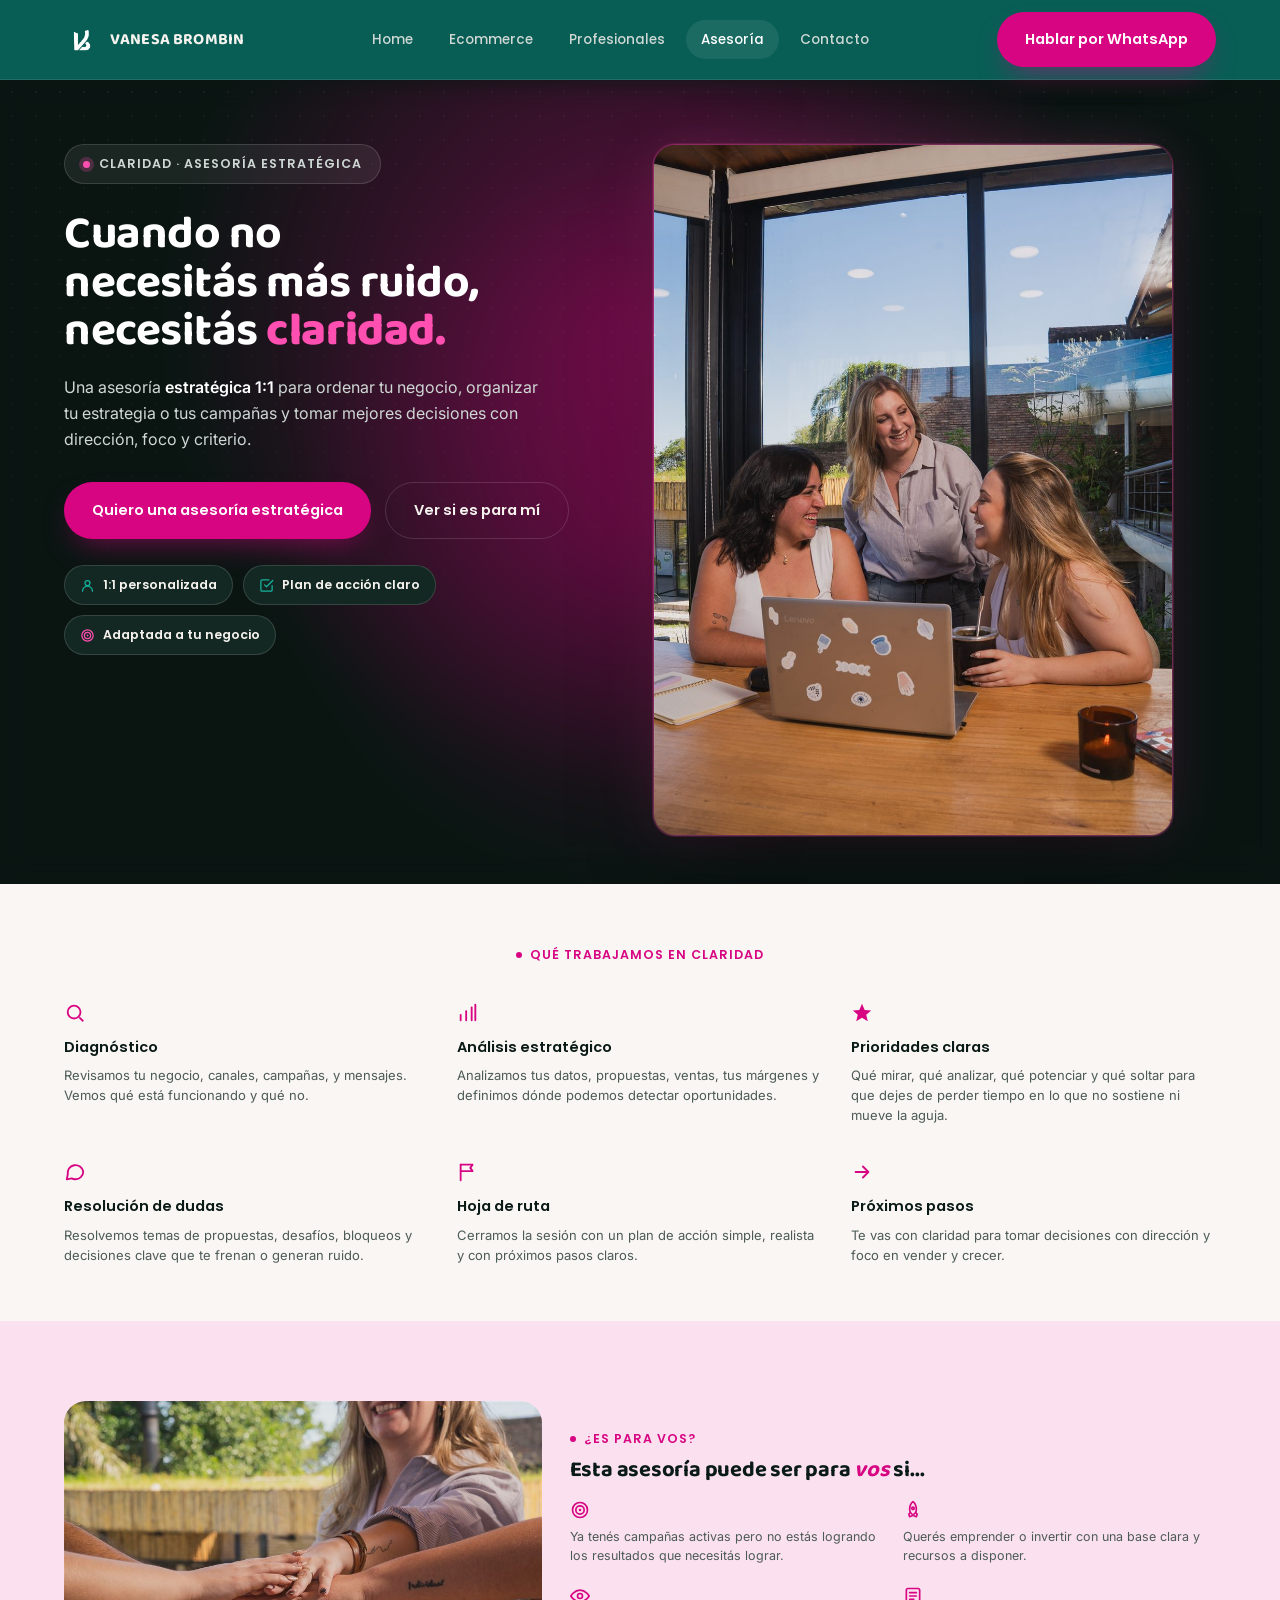
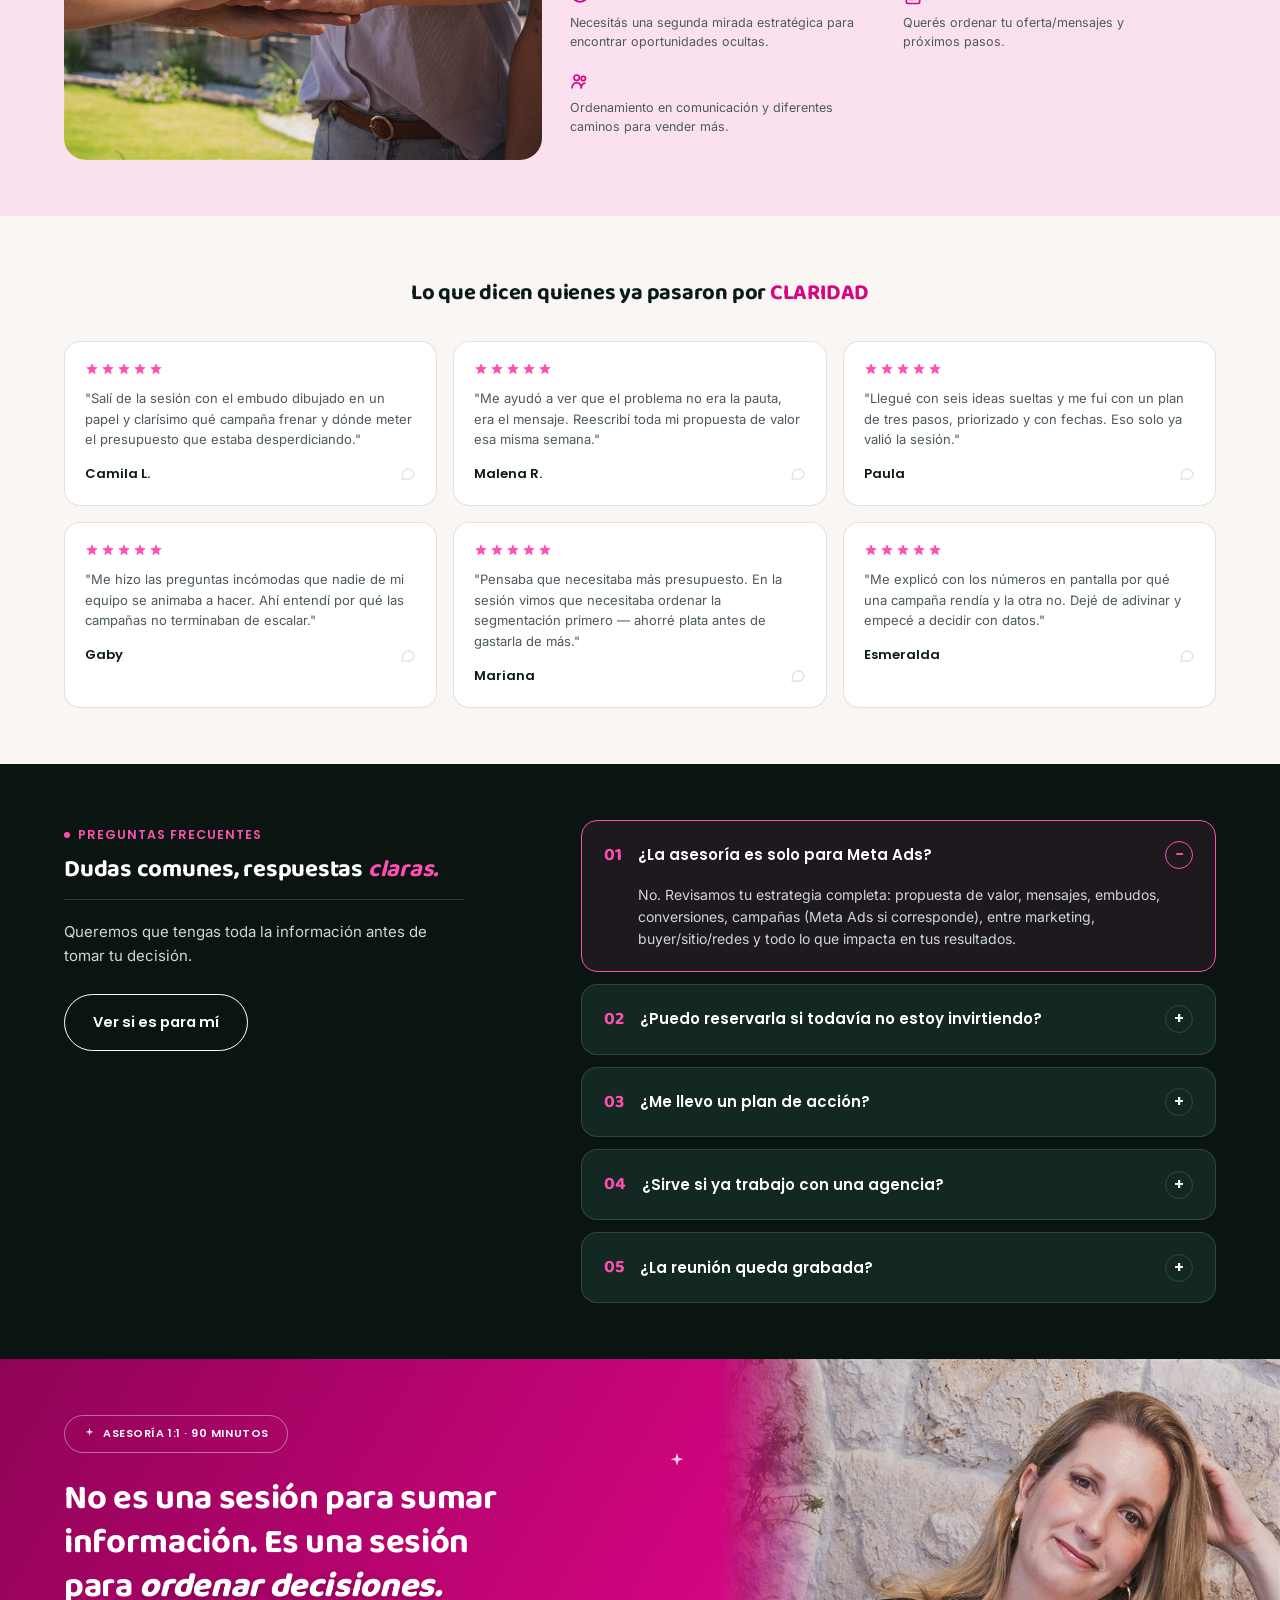
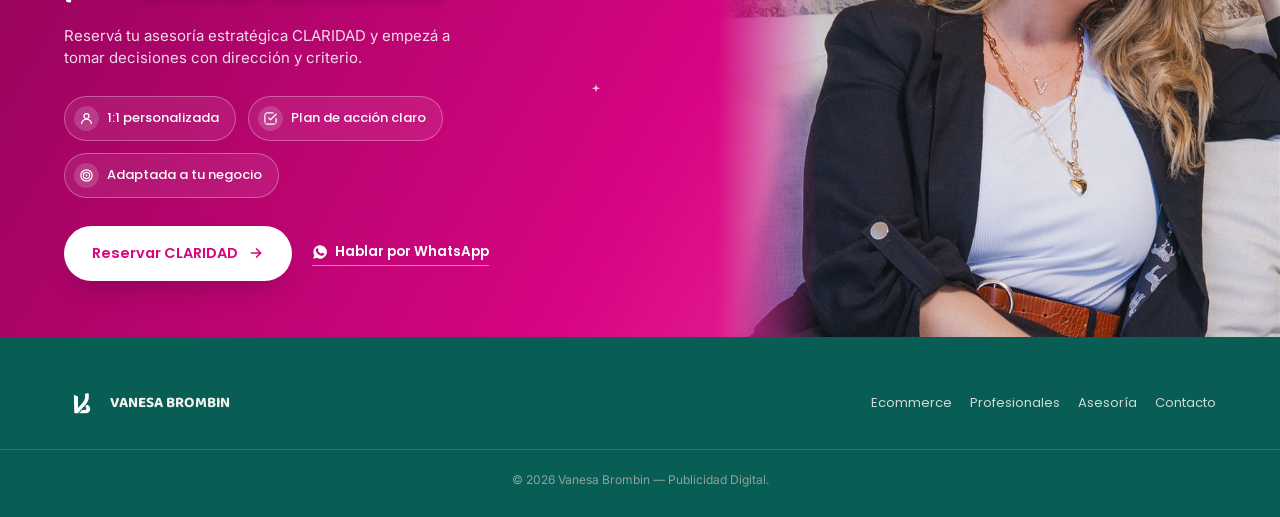
<file: claridad.html>
<!doctype html>
<html lang="es">
<head>
<meta charset="UTF-8">
<!-- Meta Pixel Code -->
<script>
!function(f,b,e,v,n,t,s)
{if(f.fbq)return;n=f.fbq=function(){n.callMethod?
n.callMethod.apply(n,arguments):n.queue.push(arguments)};
if(!f._fbq)f._fbq=n;n.push=n;n.loaded=!0;n.version='2.0';
n.queue=[];t=b.createElement(e);t.async=!0;
t.src=v;s=b.getElementsByTagName(e)[0];
s.parentNode.insertBefore(t,s)}(window, document,'script',
'https://connect.facebook.net/en_US/fbevents.js');
fbq('init', '270965109029644');
fbq('track', 'PageView');
</script>
<noscript><img height="1" width="1" style="display:none"
src="https://www.facebook.com/tr?id=270965109029644&ev=PageView&noscript=1"
/></noscript>
<!-- End Meta Pixel Code -->
<!-- Google tag (gtag.js) -->
<script async src="https://www.googletagmanager.com/gtag/js?id=G-KNQDCR1X8G"></script>
<script>
  window.dataLayer = window.dataLayer || [];
  function gtag(){dataLayer.push(arguments);}
  gtag('js', new Date());

  gtag('config', 'G-KNQDCR1X8G');
</script>
<meta name="viewport" content="width=device-width, initial-scale=1.0">
<title>CLARIDAD — Asesoría estratégica | VB Publicidad Digital</title>
<meta name="description" content="CLARIDAD: diagnóstico y hoja de ruta 1:1 sobre tu cuenta publicitaria. Auditoría integral, plan de acción priorizado y sesión personalizada por Google Meet.">
<link rel="preconnect" href="https://fonts.googleapis.com">
<link rel="preconnect" href="https://fonts.gstatic.com" crossorigin>
<link href="https://fonts.googleapis.com/css2?family=Baloo+2:wght@600;700;800&family=Poppins:wght@500;600;700&family=Inter:wght@400;500;600&display=swap" rel="stylesheet">
<link rel="stylesheet" href="styles.css?v=20260826a">
</head>
<body>
<a class="skip-link" href="#main">Saltar al contenido</a>

<nav class="topnav">
  <div class="container">
    <a class="brand" href="index.html"><img src="assets/img/logo-blanco.png" alt="Vanesa Brombin — Publicidad Digital">VANESA BROMBIN</a>
    <div class="navlinks">
      <a href="index.html">Home</a>
      <a href="ecommerce.html">Ecommerce</a>
      <a href="infoproductos.html">Profesionales</a>
      <a href="claridad.html" aria-current="page">Asesoría</a>
      <a href="contacto.html">Contacto</a>
    </div>
    <a class="btn navcta" href="https://api.whatsapp.com/send?phone=5493518024410" target="_blank" rel="noopener">Hablar por WhatsApp</a>
    <button class="navburger" aria-label="Abrir menú" aria-expanded="false">☰</button>
  </div>
</nav>
<div class="mobilemenu">
  <a href="index.html">Home</a>
  <a href="ecommerce.html">Ecommerce</a>
  <a href="infoproductos.html">Profesionales</a>
  <a href="claridad.html">Asesoría</a>
  <a href="contacto.html">Contacto</a>
</div>

<main id="main">

<section class="hero-split dark">
  <div class="hero-gradient solo-magenta"></div>
  <div class="hero-noise"></div>
  <div class="container hero-split-grid">
    <div class="hero-split-copy">
      <span class="hero-kicker"><span class="dot" style="background:var(--magenta-bright); box-shadow:0 0 0 4px rgba(255,79,176,.22);"></span>CLARIDAD · Asesoría estratégica</span>
      <h1>Cuando no necesitás más ruido, necesitás <span class="hl-magenta">claridad.</span></h1>
      <p class="lede">Una asesoría <b>estratégica 1:1</b> para ordenar tu negocio, organizar tu estrategia o tus campañas y tomar mejores decisiones con dirección, foco y criterio.</p>
      <div class="hero-actions" style="margin-top:26px;">
        <a class="btn" href="contacto.html">Quiero una asesoría estratégica</a>
        <a class="btn ghost" href="#paravos">Ver si es para mí</a>
      </div>
      <div class="hero-platforms">
        <span class="mini-badge"><svg viewBox="0 0 24 24" fill="none" stroke="currentColor" stroke-width="2" stroke-linecap="round" stroke-linejoin="round"><circle cx="12" cy="8" r="4"/><path d="M4 21c0-4.4 3.6-8 8-8s8 3.6 8 8"/></svg>1:1 personalizada</span>
        <span class="mini-badge"><svg viewBox="0 0 24 24" fill="none" stroke="currentColor" stroke-width="2" stroke-linecap="round" stroke-linejoin="round"><path d="M9 11l3 3L22 4"/><path d="M21 12v7a2 2 0 0 1-2 2H5a2 2 0 0 1-2-2V5a2 2 0 0 1 2-2h11"/></svg>Plan de acción claro</span>
        <span class="mini-badge"><svg viewBox="0 0 24 24" fill="none" stroke="currentColor" stroke-width="2" stroke-linecap="round" stroke-linejoin="round"><circle cx="12" cy="12" r="9"/><circle cx="12" cy="12" r="5"/><circle cx="12" cy="12" r="1.5" fill="currentColor" stroke="none"/></svg>Adaptada a tu negocio</span>
      </div>
    </div>
    <div class="hero-split-illo">
      <div class="hero-photo-glow reveal" data-reveal style="border-color:rgba(255,79,176,.4); box-shadow:0 0 0 1px rgba(255,79,176,.15), 0 40px 80px -30px rgba(0,0,0,.6), 0 0 60px -10px rgba(255,79,176,.25);">
        <img src="assets/img/equipo/equipo-mesa-claridad-v2.jpg" alt="Sesión de trabajo del equipo de Vanesa Brombin">
      </div>
    </div>
  </div>
</section>

<section class="section tight">
  <div class="container">
    <div class="section-head center reveal" data-reveal>
      <span class="eyebrow" style="color:var(--magenta);">Qué trabajamos en CLARIDAD</span>
    </div>
    <div class="iconrow-grid">
      <div class="iconrow-item reveal" data-reveal>
        <svg viewBox="0 0 24 24" fill="none" stroke="currentColor" stroke-width="2"><circle cx="11" cy="11" r="7"/><path d="M21 21l-4.3-4.3"/></svg>
        <b>Diagnóstico</b>
        <p>Revisamos tu negocio, canales, campañas, y mensajes. Vemos qué está funcionando y qué no.</p>
      </div>
      <div class="iconrow-item reveal" data-reveal>
        <svg viewBox="0 0 24 24" fill="none" stroke="currentColor" stroke-width="2" stroke-linecap="round" stroke-linejoin="round"><path d="M4 20V14"/><path d="M10 20V10"/><path d="M16 20V6"/><path d="M20 20V3"/></svg>
        <b>Análisis estratégico</b>
        <p>Analizamos tus datos, propuestas, ventas, tus márgenes y definimos dónde podemos detectar oportunidades.</p>
      </div>
      <div class="iconrow-item reveal" data-reveal>
        <svg viewBox="0 0 24 24" fill="currentColor"><path d="M12 2l2.9 6.6 7.1.6-5.4 4.7 1.7 7-6.3-3.8L5.7 21l1.7-7-5.4-4.7 7.1-.6z"/></svg>
        <b>Prioridades claras</b>
        <p>Qué mirar, qué analizar, qué potenciar y qué soltar para que dejes de perder tiempo en lo que no sostiene ni mueve la aguja.</p>
      </div>
      <div class="iconrow-item reveal" data-reveal>
        <svg viewBox="0 0 24 24" fill="none" stroke="currentColor" stroke-width="2" stroke-linecap="round" stroke-linejoin="round"><path d="M21 11.5a8.4 8.4 0 0 1-8.9 8.4 8.6 8.6 0 0 1-3.8-.9L3 20l1.1-5.3A8.4 8.4 0 1 1 21 11.5z"/></svg>
        <b>Resolución de dudas</b>
        <p>Resolvemos temas de propuestas, desafíos, bloqueos y decisiones clave que te frenan o generan ruido.</p>
      </div>
      <div class="iconrow-item reveal" data-reveal>
        <svg viewBox="0 0 24 24" fill="none" stroke="currentColor" stroke-width="2" stroke-linecap="round" stroke-linejoin="round"><path d="M4 21V4"/><path d="M4 4h13l-2.5 3.5L17 11H4"/></svg>
        <b>Hoja de ruta</b>
        <p>Cerramos la sesión con un plan de acción simple, realista y con próximos pasos claros.</p>
      </div>
      <div class="iconrow-item reveal" data-reveal>
        <svg viewBox="0 0 24 24" fill="none" stroke="currentColor" stroke-width="2" stroke-linecap="round" stroke-linejoin="round"><path d="M5 12h14M13 6l6 6-6 6"/></svg>
        <b>Próximos pasos</b>
        <p>Te vas con claridad para tomar decisiones con dirección y foco en vender y crecer.</p>
      </div>
    </div>
  </div>
</section>

<section class="section tight on-magenta" id="paravos">
  <div class="container">
    <div class="splitmedia">
      <div class="splitmedia-media reveal" data-reveal>
        <img src="assets/img/equipo/equipo-manos-claridad-v2.jpg" alt="Equipo de Vanesa Brombin uniendo manos">
      </div>
      <div class="splitmedia-text reveal" data-reveal>
        <span class="eyebrow" style="color:var(--magenta);">¿Es para vos?</span>
        <h3 style="margin-top:10px;">Esta asesoría puede ser para <em>vos</em> si...</h3>
        <div class="audience-grid" style="grid-template-columns:1fr 1fr;">
          <div class="audience-item">
            <svg viewBox="0 0 24 24" fill="none" stroke="currentColor" stroke-width="2"><circle cx="12" cy="12" r="9"/><circle cx="12" cy="12" r="5"/><circle cx="12" cy="12" r="1.5" fill="currentColor" stroke="none"/></svg>
            <p>Ya tenés campañas activas pero no estás logrando los resultados que necesitás lograr.</p>
          </div>
          <div class="audience-item">
            <svg viewBox="0 0 24 24" fill="none" stroke="currentColor" stroke-width="2" stroke-linecap="round" stroke-linejoin="round"><path d="M12 2c2.5 2 4 5.5 4 9 0 1.5-.3 3-1 4.3L12 18l-3-2.7C8.3 14 8 12.5 8 11c0-3.5 1.5-7 4-9Z"/><path d="M9 15l-2 2 1 3 3-1"/><path d="M15 15l2 2-1 3-3-1"/><circle cx="12" cy="10" r="1.5"/></svg>
            <p>Querés emprender o invertir con una base clara y recursos a disponer.</p>
          </div>
          <div class="audience-item">
            <svg viewBox="0 0 24 24" fill="none" stroke="currentColor" stroke-width="2" stroke-linecap="round" stroke-linejoin="round"><path d="M1 12s4-7 11-7 11 7 11 7-4 7-11 7-11-7-11-7Z"/><circle cx="12" cy="12" r="3"/></svg>
            <p>Necesitás una segunda mirada estratégica para encontrar oportunidades ocultas.</p>
          </div>
          <div class="audience-item">
            <svg viewBox="0 0 24 24" fill="none" stroke="currentColor" stroke-width="2" stroke-linecap="round" stroke-linejoin="round"><rect x="4" y="3" width="16" height="18" rx="2"/><path d="M8 8h8M8 12h8M8 16h5"/></svg>
            <p>Querés ordenar tu oferta/mensajes y próximos pasos.</p>
          </div>
          <div class="audience-item">
            <svg viewBox="0 0 24 24" fill="none" stroke="currentColor" stroke-width="2" stroke-linecap="round" stroke-linejoin="round"><circle cx="8" cy="8" r="3.2"/><circle cx="16" cy="9" r="2.6"/><path d="M2.5 20c0-3.3 2.5-6 5.5-6s5.5 2.7 5.5 6"/><path d="M13.5 20c0-2.6 1.8-4.7 4.2-5.4"/></svg>
            <p>Ordenamiento en comunicación y diferentes caminos para vender más.</p>
          </div>
        </div>
      </div>
    </div>
  </div>
</section>

<section class="section tight">
  <div class="container">
    <div class="section-head center reveal" data-reveal>
      <h2 style="font-size:22px;">Lo que dicen quienes ya pasaron por <span style="color:var(--magenta);">CLARIDAD</span></h2>
    </div>
    <div class="reviewgrid reveal" data-reveal>
      <div class="reviewcard">
        <div class="stars">
          <svg viewBox="0 0 24 24" fill="currentColor"><path d="M12 2l2.9 6.6 7.1.6-5.4 4.7 1.7 7-6.3-3.8L5.7 21l1.7-7-5.4-4.7 7.1-.6z"/></svg><svg viewBox="0 0 24 24" fill="currentColor"><path d="M12 2l2.9 6.6 7.1.6-5.4 4.7 1.7 7-6.3-3.8L5.7 21l1.7-7-5.4-4.7 7.1-.6z"/></svg><svg viewBox="0 0 24 24" fill="currentColor"><path d="M12 2l2.9 6.6 7.1.6-5.4 4.7 1.7 7-6.3-3.8L5.7 21l1.7-7-5.4-4.7 7.1-.6z"/></svg><svg viewBox="0 0 24 24" fill="currentColor"><path d="M12 2l2.9 6.6 7.1.6-5.4 4.7 1.7 7-6.3-3.8L5.7 21l1.7-7-5.4-4.7 7.1-.6z"/></svg><svg viewBox="0 0 24 24" fill="currentColor"><path d="M12 2l2.9 6.6 7.1.6-5.4 4.7 1.7 7-6.3-3.8L5.7 21l1.7-7-5.4-4.7 7.1-.6z"/></svg>
        </div>
        <p>"Salí de la sesión con el embudo dibujado en un papel y clarísimo qué campaña frenar y dónde meter el presupuesto que estaba desperdiciando."</p>
        <footer>Camila L. <svg viewBox="0 0 24 24" fill="none" stroke="currentColor" stroke-width="2" stroke-linecap="round" stroke-linejoin="round"><path d="M21 11.5a8.4 8.4 0 0 1-8.9 8.4 8.6 8.6 0 0 1-3.8-.9L3 20l1.1-5.3A8.4 8.4 0 1 1 21 11.5z"/></svg></footer>
      </div>
      <div class="reviewcard">
        <div class="stars">
          <svg viewBox="0 0 24 24" fill="currentColor"><path d="M12 2l2.9 6.6 7.1.6-5.4 4.7 1.7 7-6.3-3.8L5.7 21l1.7-7-5.4-4.7 7.1-.6z"/></svg><svg viewBox="0 0 24 24" fill="currentColor"><path d="M12 2l2.9 6.6 7.1.6-5.4 4.7 1.7 7-6.3-3.8L5.7 21l1.7-7-5.4-4.7 7.1-.6z"/></svg><svg viewBox="0 0 24 24" fill="currentColor"><path d="M12 2l2.9 6.6 7.1.6-5.4 4.7 1.7 7-6.3-3.8L5.7 21l1.7-7-5.4-4.7 7.1-.6z"/></svg><svg viewBox="0 0 24 24" fill="currentColor"><path d="M12 2l2.9 6.6 7.1.6-5.4 4.7 1.7 7-6.3-3.8L5.7 21l1.7-7-5.4-4.7 7.1-.6z"/></svg><svg viewBox="0 0 24 24" fill="currentColor"><path d="M12 2l2.9 6.6 7.1.6-5.4 4.7 1.7 7-6.3-3.8L5.7 21l1.7-7-5.4-4.7 7.1-.6z"/></svg>
        </div>
        <p>"Me ayudó a ver que el problema no era la pauta, era el mensaje. Reescribí toda mi propuesta de valor esa misma semana."</p>
        <footer>Malena R. <svg viewBox="0 0 24 24" fill="none" stroke="currentColor" stroke-width="2" stroke-linecap="round" stroke-linejoin="round"><path d="M21 11.5a8.4 8.4 0 0 1-8.9 8.4 8.6 8.6 0 0 1-3.8-.9L3 20l1.1-5.3A8.4 8.4 0 1 1 21 11.5z"/></svg></footer>
      </div>
      <div class="reviewcard">
        <div class="stars">
          <svg viewBox="0 0 24 24" fill="currentColor"><path d="M12 2l2.9 6.6 7.1.6-5.4 4.7 1.7 7-6.3-3.8L5.7 21l1.7-7-5.4-4.7 7.1-.6z"/></svg><svg viewBox="0 0 24 24" fill="currentColor"><path d="M12 2l2.9 6.6 7.1.6-5.4 4.7 1.7 7-6.3-3.8L5.7 21l1.7-7-5.4-4.7 7.1-.6z"/></svg><svg viewBox="0 0 24 24" fill="currentColor"><path d="M12 2l2.9 6.6 7.1.6-5.4 4.7 1.7 7-6.3-3.8L5.7 21l1.7-7-5.4-4.7 7.1-.6z"/></svg><svg viewBox="0 0 24 24" fill="currentColor"><path d="M12 2l2.9 6.6 7.1.6-5.4 4.7 1.7 7-6.3-3.8L5.7 21l1.7-7-5.4-4.7 7.1-.6z"/></svg><svg viewBox="0 0 24 24" fill="currentColor"><path d="M12 2l2.9 6.6 7.1.6-5.4 4.7 1.7 7-6.3-3.8L5.7 21l1.7-7-5.4-4.7 7.1-.6z"/></svg>
        </div>
        <p>"Llegué con seis ideas sueltas y me fui con un plan de tres pasos, priorizado y con fechas. Eso solo ya valió la sesión."</p>
        <footer>Paula <svg viewBox="0 0 24 24" fill="none" stroke="currentColor" stroke-width="2" stroke-linecap="round" stroke-linejoin="round"><path d="M21 11.5a8.4 8.4 0 0 1-8.9 8.4 8.6 8.6 0 0 1-3.8-.9L3 20l1.1-5.3A8.4 8.4 0 1 1 21 11.5z"/></svg></footer>
      </div>
      <div class="reviewcard">
        <div class="stars">
          <svg viewBox="0 0 24 24" fill="currentColor"><path d="M12 2l2.9 6.6 7.1.6-5.4 4.7 1.7 7-6.3-3.8L5.7 21l1.7-7-5.4-4.7 7.1-.6z"/></svg><svg viewBox="0 0 24 24" fill="currentColor"><path d="M12 2l2.9 6.6 7.1.6-5.4 4.7 1.7 7-6.3-3.8L5.7 21l1.7-7-5.4-4.7 7.1-.6z"/></svg><svg viewBox="0 0 24 24" fill="currentColor"><path d="M12 2l2.9 6.6 7.1.6-5.4 4.7 1.7 7-6.3-3.8L5.7 21l1.7-7-5.4-4.7 7.1-.6z"/></svg><svg viewBox="0 0 24 24" fill="currentColor"><path d="M12 2l2.9 6.6 7.1.6-5.4 4.7 1.7 7-6.3-3.8L5.7 21l1.7-7-5.4-4.7 7.1-.6z"/></svg><svg viewBox="0 0 24 24" fill="currentColor"><path d="M12 2l2.9 6.6 7.1.6-5.4 4.7 1.7 7-6.3-3.8L5.7 21l1.7-7-5.4-4.7 7.1-.6z"/></svg>
        </div>
        <p>"Me hizo las preguntas incómodas que nadie de mi equipo se animaba a hacer. Ahí entendí por qué las campañas no terminaban de escalar."</p>
        <footer>Gaby <svg viewBox="0 0 24 24" fill="none" stroke="currentColor" stroke-width="2" stroke-linecap="round" stroke-linejoin="round"><path d="M21 11.5a8.4 8.4 0 0 1-8.9 8.4 8.6 8.6 0 0 1-3.8-.9L3 20l1.1-5.3A8.4 8.4 0 1 1 21 11.5z"/></svg></footer>
      </div>
      <div class="reviewcard">
        <div class="stars">
          <svg viewBox="0 0 24 24" fill="currentColor"><path d="M12 2l2.9 6.6 7.1.6-5.4 4.7 1.7 7-6.3-3.8L5.7 21l1.7-7-5.4-4.7 7.1-.6z"/></svg><svg viewBox="0 0 24 24" fill="currentColor"><path d="M12 2l2.9 6.6 7.1.6-5.4 4.7 1.7 7-6.3-3.8L5.7 21l1.7-7-5.4-4.7 7.1-.6z"/></svg><svg viewBox="0 0 24 24" fill="currentColor"><path d="M12 2l2.9 6.6 7.1.6-5.4 4.7 1.7 7-6.3-3.8L5.7 21l1.7-7-5.4-4.7 7.1-.6z"/></svg><svg viewBox="0 0 24 24" fill="currentColor"><path d="M12 2l2.9 6.6 7.1.6-5.4 4.7 1.7 7-6.3-3.8L5.7 21l1.7-7-5.4-4.7 7.1-.6z"/></svg><svg viewBox="0 0 24 24" fill="currentColor"><path d="M12 2l2.9 6.6 7.1.6-5.4 4.7 1.7 7-6.3-3.8L5.7 21l1.7-7-5.4-4.7 7.1-.6z"/></svg>
        </div>
        <p>"Pensaba que necesitaba más presupuesto. En la sesión vimos que necesitaba ordenar la segmentación primero — ahorré plata antes de gastarla de más."</p>
        <footer>Mariana <svg viewBox="0 0 24 24" fill="none" stroke="currentColor" stroke-width="2" stroke-linecap="round" stroke-linejoin="round"><path d="M21 11.5a8.4 8.4 0 0 1-8.9 8.4 8.6 8.6 0 0 1-3.8-.9L3 20l1.1-5.3A8.4 8.4 0 1 1 21 11.5z"/></svg></footer>
      </div>
      <div class="reviewcard">
        <div class="stars">
          <svg viewBox="0 0 24 24" fill="currentColor"><path d="M12 2l2.9 6.6 7.1.6-5.4 4.7 1.7 7-6.3-3.8L5.7 21l1.7-7-5.4-4.7 7.1-.6z"/></svg><svg viewBox="0 0 24 24" fill="currentColor"><path d="M12 2l2.9 6.6 7.1.6-5.4 4.7 1.7 7-6.3-3.8L5.7 21l1.7-7-5.4-4.7 7.1-.6z"/></svg><svg viewBox="0 0 24 24" fill="currentColor"><path d="M12 2l2.9 6.6 7.1.6-5.4 4.7 1.7 7-6.3-3.8L5.7 21l1.7-7-5.4-4.7 7.1-.6z"/></svg><svg viewBox="0 0 24 24" fill="currentColor"><path d="M12 2l2.9 6.6 7.1.6-5.4 4.7 1.7 7-6.3-3.8L5.7 21l1.7-7-5.4-4.7 7.1-.6z"/></svg><svg viewBox="0 0 24 24" fill="currentColor"><path d="M12 2l2.9 6.6 7.1.6-5.4 4.7 1.7 7-6.3-3.8L5.7 21l1.7-7-5.4-4.7 7.1-.6z"/></svg>
        </div>
        <p>"Me explicó con los números en pantalla por qué una campaña rendía y la otra no. Dejé de adivinar y empecé a decidir con datos."</p>
        <footer>Esmeralda <svg viewBox="0 0 24 24" fill="none" stroke="currentColor" stroke-width="2" stroke-linecap="round" stroke-linejoin="round"><path d="M21 11.5a8.4 8.4 0 0 1-8.9 8.4 8.6 8.6 0 0 1-3.8-.9L3 20l1.1-5.3A8.4 8.4 0 1 1 21 11.5z"/></svg></footer>
      </div>
    </div>
  </div>
</section>

<section class="section tight on-dark">
  <div class="container">
    <div class="faqgrid">
      <div class="faq-intro reveal" data-reveal>
        <span class="eyebrow" style="color:var(--magenta-bright);">Preguntas frecuentes</span>
        <h2>Dudas comunes, respuestas <em>claras.</em></h2>
        <p>Queremos que tengas toda la información antes de tomar tu decisión.</p>
        <div class="hero-actions">
          <a class="btn ghost" href="#paravos">Ver si es para mí</a>
        </div>
      </div>
      <div class="faqlist reveal" data-reveal>
        <details class="faqitem" open>
          <summary><span class="faqitem-num">01</span><span class="faqitem-q">¿La asesoría es solo para Meta Ads?</span><span class="faqitem-toggle"><span class="plus">+</span><span class="minus">−</span></span></summary>
          <p>No. Revisamos tu estrategia completa: propuesta de valor, mensajes, embudos, conversiones, campañas (Meta Ads si corresponde), entre marketing, buyer/sitio/redes y todo lo que impacta en tus resultados.</p>
        </details>
        <details class="faqitem">
          <summary><span class="faqitem-num">02</span><span class="faqitem-q">¿Puedo reservarla si todavía no estoy invirtiendo?</span><span class="faqitem-toggle"><span class="plus">+</span><span class="minus">−</span></span></summary>
          <p>Sí. Hagas publicidad hace años o nunca hayas invertido un peso, CLARIDAD te sirve igual.</p>
        </details>
        <details class="faqitem">
          <summary><span class="faqitem-num">03</span><span class="faqitem-q">¿Me llevo un plan de acción?</span><span class="faqitem-toggle"><span class="plus">+</span><span class="minus">−</span></span></summary>
          <p>Sí, un plan de acción priorizado y una hoja de ruta con próximos pasos claros.</p>
        </details>
        <details class="faqitem">
          <summary><span class="faqitem-num">04</span><span class="faqitem-q">¿Sirve si ya trabajo con una agencia?</span><span class="faqitem-toggle"><span class="plus">+</span><span class="minus">−</span></span></summary>
          <p>Sí. Es una mirada externa e independiente sobre lo que ya tenés armado — vos decidís después si lo caminás con tu equipo, con esa agencia, o con nosotros.</p>
        </details>
        <details class="faqitem">
          <summary><span class="faqitem-num">05</span><span class="faqitem-q">¿La reunión queda grabada?</span><span class="faqitem-toggle"><span class="plus">+</span><span class="minus">−</span></span></summary>
          <p>Sí, la sesión de 90 minutos por Google Meet queda grabada completa para que puedas volver a verla cuando quieras.</p>
        </details>
      </div>
    </div>
  </div>
</section>

<section class="claridadclose reveal" data-reveal>
  <svg class="claridadclose-spark s1" viewBox="0 0 24 24" fill="currentColor"><path d="M12 2l1.6 5.4L19 9l-5.4 1.6L12 16l-1.6-5.4L5 9l5.4-1.6z"/></svg>
  <svg class="claridadclose-spark s2" viewBox="0 0 24 24" fill="currentColor"><path d="M12 2l1.6 5.4L19 9l-5.4 1.6L12 16l-1.6-5.4L5 9l5.4-1.6z"/></svg>
  <div class="claridadclose-media">
    <img src="assets/img/equipo/vanesa-contacto-v3.jpg" alt="Vanesa Brombin">
  </div>
  <div class="container claridadclose-inner">
    <div>
      <span class="claridadclose-pill"><svg viewBox="0 0 24 24" fill="currentColor"><path d="M12 2l1.6 5.4L19 9l-5.4 1.6L12 16l-1.6-5.4L5 9l5.4-1.6z"/></svg>Asesoría 1:1 · 90 minutos</span>
      <h3>No es una sesión para sumar información. Es una sesión para <span class="hl-green-outline">ordenar decisiones.</span></h3>
      <p>Reservá tu asesoría estratégica CLARIDAD y empezá a tomar decisiones con dirección y criterio.</p>
      <div class="claridadclose-features">
        <span><svg viewBox="0 0 24 24" fill="none" stroke="currentColor" stroke-width="2" stroke-linecap="round" stroke-linejoin="round"><circle cx="12" cy="8" r="4"/><path d="M4 21c0-4.4 3.6-8 8-8s8 3.6 8 8"/></svg>1:1 personalizada</span>
        <span><svg viewBox="0 0 24 24" fill="none" stroke="currentColor" stroke-width="2" stroke-linecap="round" stroke-linejoin="round"><path d="M9 11l3 3L22 4"/><path d="M21 12v7a2 2 0 0 1-2 2H5a2 2 0 0 1-2-2V5a2 2 0 0 1 2-2h11"/></svg>Plan de acción claro</span>
        <span><svg viewBox="0 0 24 24" fill="none" stroke="currentColor" stroke-width="2" stroke-linecap="round" stroke-linejoin="round"><circle cx="12" cy="12" r="9"/><circle cx="12" cy="12" r="5"/><circle cx="12" cy="12" r="1.5" fill="currentColor" stroke="none"/></svg>Adaptada a tu negocio</span>
      </div>
      <div class="claridadclose-actions">
        <a class="btn light" href="contacto.html">Reservar CLARIDAD <svg viewBox="0 0 24 24" fill="none" stroke="currentColor" stroke-width="2.5" stroke-linecap="round" stroke-linejoin="round" width="15" height="15"><path d="M5 12h14M13 6l6 6-6 6"/></svg></a>
        <a class="claridadclose-wa" href="https://api.whatsapp.com/send?phone=5493518024410" target="_blank" rel="noopener">
          <svg viewBox="0 0 24 24" fill="currentColor"><path d="M12 2a10 10 0 0 0-8.6 15L2 22l5.2-1.4A10 10 0 1 0 12 2zm5.6 14.3c-.2.7-1.4 1.3-2 1.4-.5.1-1.2.1-1.9-.1-.4-.1-1-.3-1.7-.7-3-1.3-5-4.3-5.1-4.5-.1-.2-1.2-1.6-1.2-3.1s.8-2.2 1.1-2.5c.3-.3.6-.4.8-.4h.6c.2 0 .4 0 .6.5l.8 2c.1.2.1.4 0 .6l-.4.5c-.1.2-.3.3-.1.6.2.4.9 1.5 1.9 2.3 1.3 1.1 2.3 1.5 2.7 1.6.3.1.5.1.6-.1l.9-1c.2-.3.4-.2.7-.1l1.9.9c.2.1.4.2.5.3.1.2.1.9-.1 1.6z"/></svg>
          Hablar por WhatsApp
        </a>
      </div>
    </div>
  </div>
</section>

</main>

<footer class="sitefooter">
  <div class="container">
    <a class="brand" href="index.html"><img src="assets/img/logo-blanco.png" alt="Vanesa Brombin — Publicidad Digital">VANESA BROMBIN</a>
    <div class="footlinks">
      <a href="ecommerce.html">Ecommerce</a>
      <a href="infoproductos.html">Profesionales</a>
      <a href="claridad.html">Asesoría</a>
      <a href="contacto.html">Contacto</a>
    </div>
  </div>
  <p class="footnote">© 2026 Vanesa Brombin — Publicidad Digital.</p>
</footer>

<script defer src="lib/gsap.min.js"></script>
<script defer src="lib/ScrollTrigger.min.js"></script>
<script defer src="main.js?v=20260826a"></script>
</body>
</html>
</file>
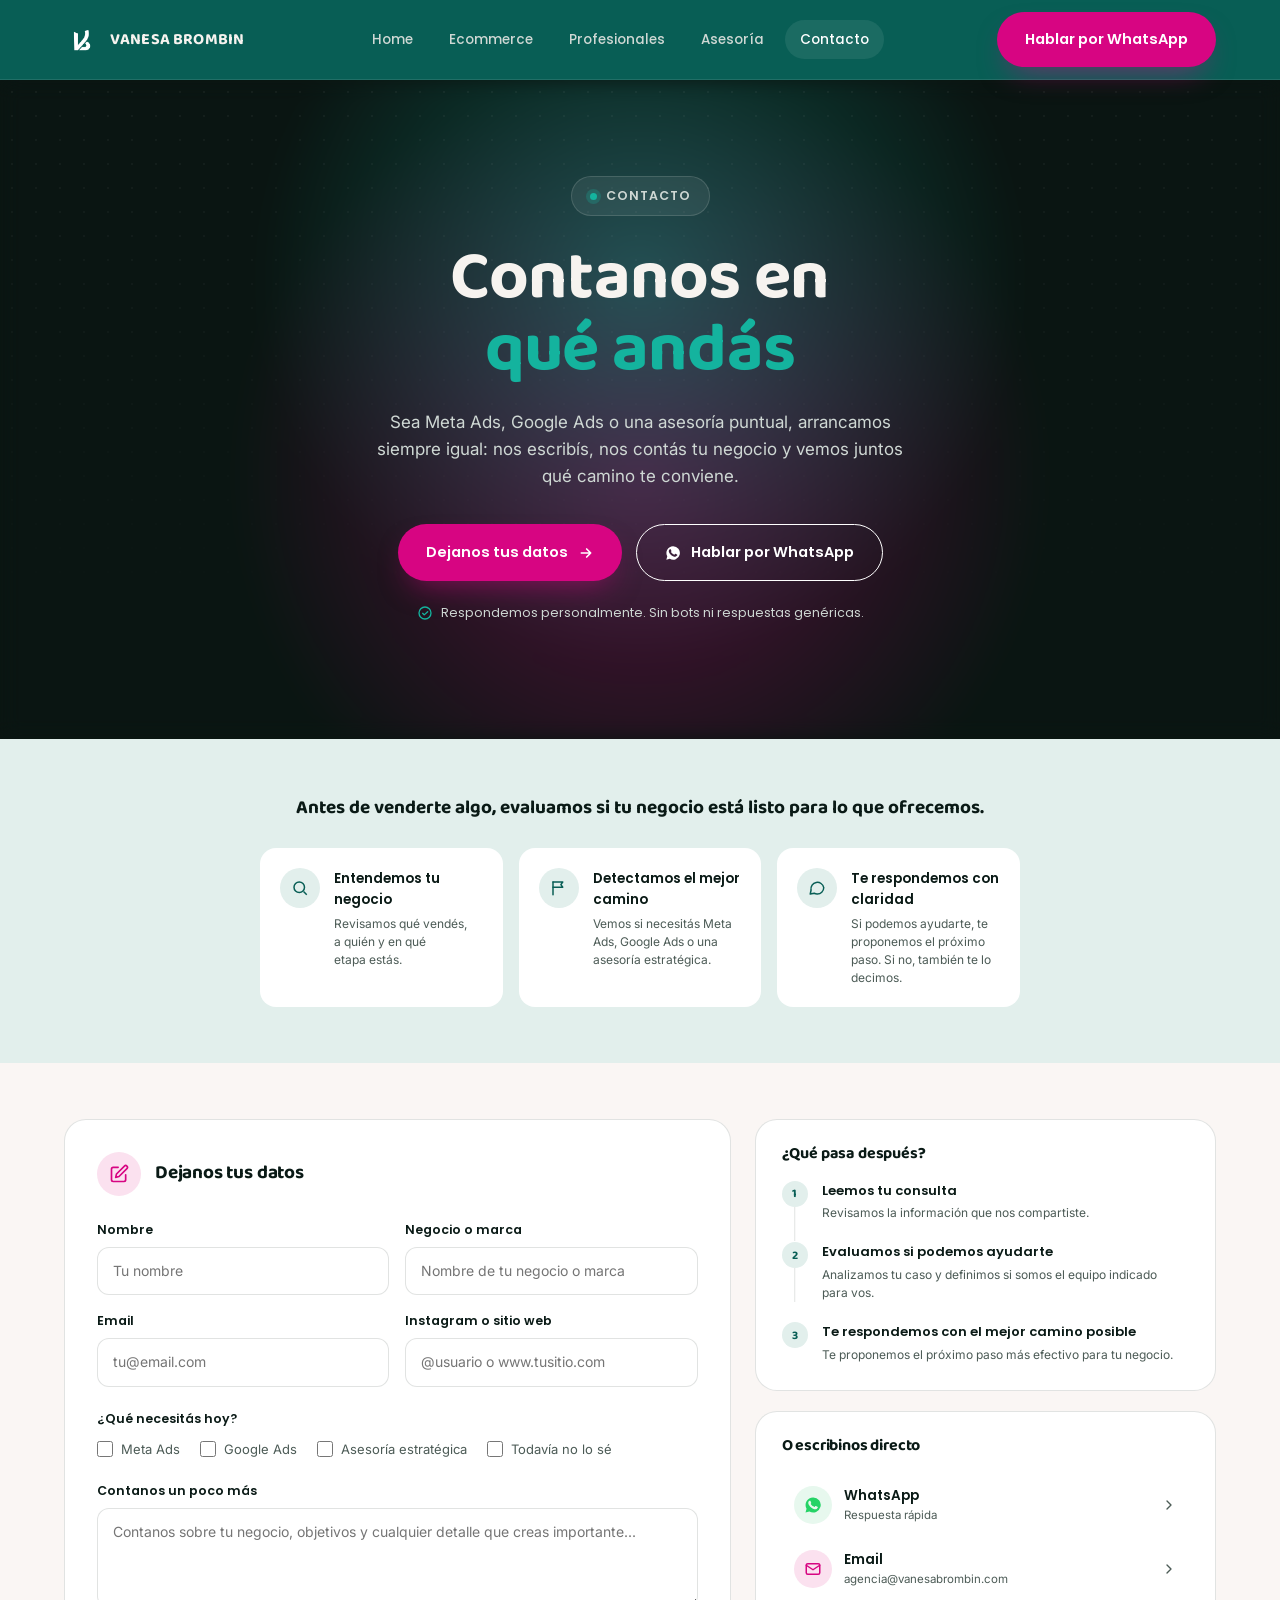
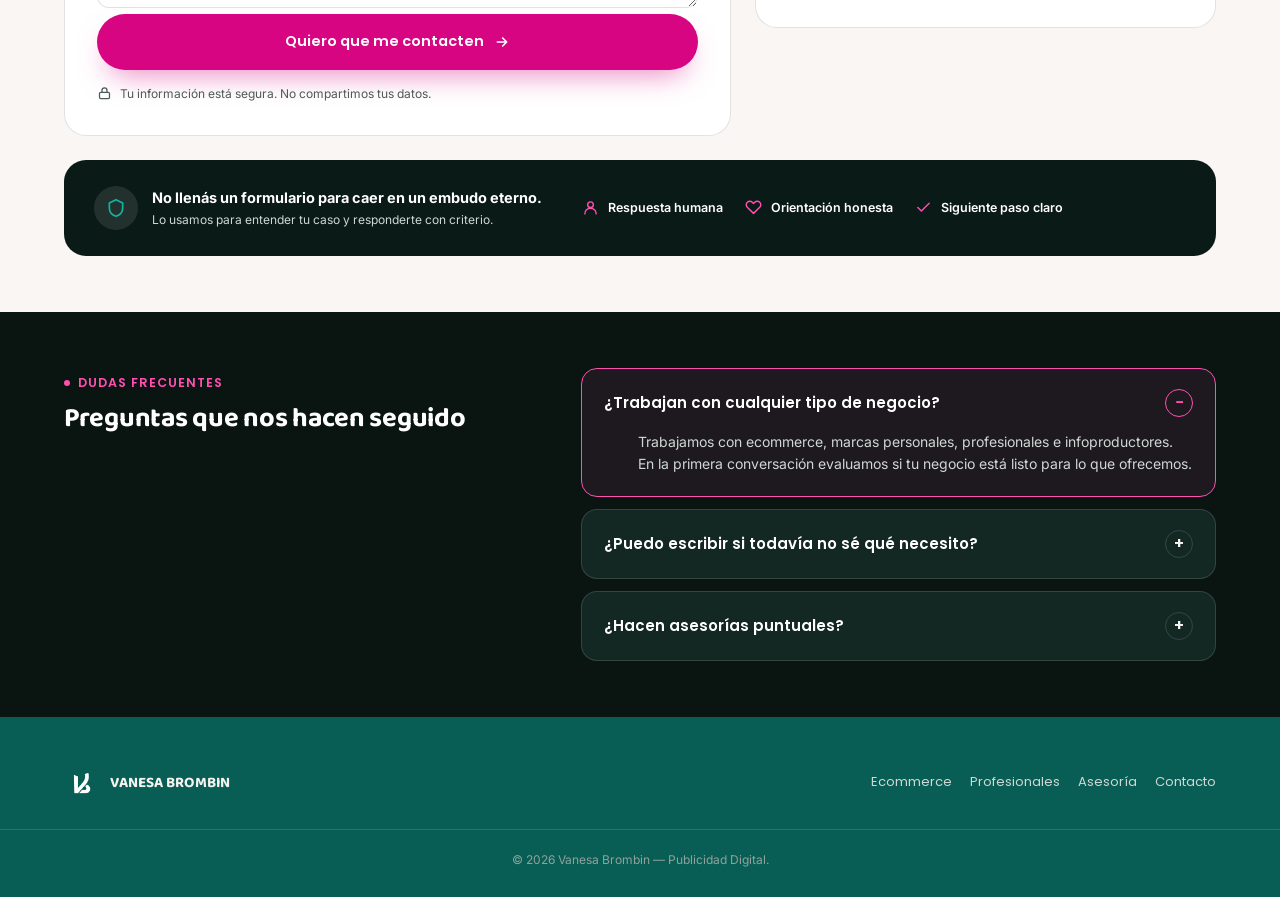
<file: contacto.html>
<!doctype html>
<html lang="es">
<head>
<meta charset="UTF-8">
<!-- Meta Pixel Code -->
<script>
!function(f,b,e,v,n,t,s)
{if(f.fbq)return;n=f.fbq=function(){n.callMethod?
n.callMethod.apply(n,arguments):n.queue.push(arguments)};
if(!f._fbq)f._fbq=n;n.push=n;n.loaded=!0;n.version='2.0';
n.queue=[];t=b.createElement(e);t.async=!0;
t.src=v;s=b.getElementsByTagName(e)[0];
s.parentNode.insertBefore(t,s)}(window, document,'script',
'https://connect.facebook.net/en_US/fbevents.js');
fbq('init', '270965109029644');
fbq('track', 'PageView');
</script>
<noscript><img height="1" width="1" style="display:none"
src="https://www.facebook.com/tr?id=270965109029644&ev=PageView&noscript=1"
/></noscript>
<!-- End Meta Pixel Code -->
<!-- Google tag (gtag.js) -->
<script async src="https://www.googletagmanager.com/gtag/js?id=G-KNQDCR1X8G"></script>
<script>
  window.dataLayer = window.dataLayer || [];
  function gtag(){dataLayer.push(arguments);}
  gtag('js', new Date());

  gtag('config', 'G-KNQDCR1X8G');
</script>
<meta name="viewport" content="width=device-width, initial-scale=1.0">
<title>Contacto — VB Publicidad Digital</title>
<meta name="description" content="Contanos en qué andás. Meta Ads, Google Ads o una asesoría puntual — arrancamos siempre con una conversación.">
<link rel="preconnect" href="https://fonts.googleapis.com">
<link rel="preconnect" href="https://fonts.gstatic.com" crossorigin>
<link href="https://fonts.googleapis.com/css2?family=Baloo+2:wght@600;700;800&family=Poppins:wght@500;600;700&family=Inter:wght@400;500;600&display=swap" rel="stylesheet">
<link rel="stylesheet" href="styles.css?v=20260826a">
</head>
<body>
<a class="skip-link" href="#main">Saltar al contenido</a>

<nav class="topnav">
  <div class="container">
    <a class="brand" href="index.html"><img src="assets/img/logo-blanco.png" alt="Vanesa Brombin — Publicidad Digital">VANESA BROMBIN</a>
    <div class="navlinks">
      <a href="index.html">Home</a>
      <a href="ecommerce.html">Ecommerce</a>
      <a href="infoproductos.html">Profesionales</a>
      <a href="claridad.html">Asesoría</a>
      <a href="contacto.html" aria-current="page">Contacto</a>
    </div>
    <a class="btn navcta" href="https://api.whatsapp.com/send?phone=5493518024410" target="_blank" rel="noopener">Hablar por WhatsApp</a>
    <button class="navburger" aria-label="Abrir menú" aria-expanded="false">☰</button>
  </div>
</nav>
<div class="mobilemenu">
  <a href="index.html">Home</a>
  <a href="ecommerce.html">Ecommerce</a>
  <a href="infoproductos.html">Profesionales</a>
  <a href="claridad.html">Asesoría</a>
  <a href="contacto.html">Contacto</a>
</div>

<main id="main">

<section class="hero">
  <div class="hero-gradient"></div>
  <div class="hero-noise"></div>
  <div class="container">
    <span class="hero-kicker"><span class="dot"></span>Contacto</span>
    <h1>Contanos en <em>qué andás</em></h1>
    <p class="lede">Sea Meta Ads, Google Ads o una asesoría puntual, arrancamos siempre igual: nos escribís, nos contás tu negocio y vemos juntos qué camino te conviene.</p>
    <div class="hero-actions">
      <a class="btn" href="#form">Dejanos tus datos <svg viewBox="0 0 24 24" fill="none" stroke="currentColor" stroke-width="2.5" stroke-linecap="round" stroke-linejoin="round" width="15" height="15"><path d="M5 12h14M13 6l6 6-6 6"/></svg></a>
      <a class="btn ghost" href="https://api.whatsapp.com/send?phone=5493518024410" target="_blank" rel="noopener">
        <svg viewBox="0 0 24 24" fill="currentColor" width="17" height="17"><path d="M12 2a10 10 0 0 0-8.6 15L2 22l5.2-1.4A10 10 0 1 0 12 2zm5.6 14.3c-.2.7-1.4 1.3-2 1.4-.5.1-1.2.1-1.9-.1-.4-.1-1-.3-1.7-.7-3-1.3-5-4.3-5.1-4.5-.1-.2-1.2-1.6-1.2-3.1s.8-2.2 1.1-2.5c.3-.3.6-.4.8-.4h.6c.2 0 .4 0 .6.5l.8 2c.1.2.1.4 0 .6l-.4.5c-.1.2-.3.3-.1.6.2.4.9 1.5 1.9 2.3 1.3 1.1 2.3 1.5 2.7 1.6.3.1.5.1.6-.1l.9-1c.2-.3.4-.2.7-.1l1.9.9c.2.1.4.2.5.3.1.2.1.9-.1 1.6z"/></svg>
        Hablar por WhatsApp
      </a>
    </div>
    <div class="hero-note">
      <svg viewBox="0 0 24 24" fill="none" stroke="currentColor" stroke-width="2" stroke-linecap="round" stroke-linejoin="round"><circle cx="12" cy="12" r="9"/><path d="M8.5 12.5l2.3 2.3L16 10"/></svg>
      Respondemos personalmente. Sin bots ni respuestas genéricas.
    </div>
  </div>
</section>

<section class="section tight on-green">
  <div class="container">
    <div class="processband reveal" data-reveal>
      <p>Antes de venderte algo, evaluamos si tu negocio está listo para lo que ofrecemos.</p>
      <div class="processband-steps">
        <div class="processband-step">
          <span class="processband-step-icon"><svg viewBox="0 0 24 24" fill="none" stroke="currentColor" stroke-width="2"><circle cx="11" cy="11" r="7"/><path d="M21 21l-4.3-4.3"/></svg></span>
          <div><b>Entendemos tu negocio</b><p>Revisamos qué vendés, a quién y en qué etapa estás.</p></div>
        </div>
        <div class="processband-step">
          <span class="processband-step-icon"><svg viewBox="0 0 24 24" fill="none" stroke="currentColor" stroke-width="2" stroke-linecap="round" stroke-linejoin="round"><path d="M4 21V4"/><path d="M4 4h13l-2.5 3.5L17 11H4"/></svg></span>
          <div><b>Detectamos el mejor camino</b><p>Vemos si necesitás Meta Ads, Google Ads o una asesoría estratégica.</p></div>
        </div>
        <div class="processband-step">
          <span class="processband-step-icon"><svg viewBox="0 0 24 24" fill="none" stroke="currentColor" stroke-width="2" stroke-linecap="round" stroke-linejoin="round"><path d="M21 11.5a8.4 8.4 0 0 1-8.9 8.4 8.6 8.6 0 0 1-3.8-.9L3 20l1.1-5.3A8.4 8.4 0 1 1 21 11.5z"/></svg></span>
          <div><b>Te respondemos con claridad</b><p>Si podemos ayudarte, te proponemos el próximo paso. Si no, también te lo decimos.</p></div>
        </div>
      </div>
    </div>
  </div>
</section>

<section class="section tight" id="form">
  <div class="container">
    <div class="contactgrid">
      <div class="contactcard reveal" data-reveal>
        <div class="contactcard-head">
          <span class="contactcard-head-icon"><svg viewBox="0 0 24 24" fill="none" stroke="currentColor" stroke-width="2" stroke-linecap="round" stroke-linejoin="round"><path d="M11 4H5a2 2 0 0 0-2 2v13a2 2 0 0 0 2 2h13a2 2 0 0 0 2-2v-6"/><path d="M18.5 2.5a2.1 2.1 0 0 1 3 3L12 15l-4 1 1-4z"/></svg></span>
          <h3>Dejanos tus datos</h3>
        </div>
        <form data-contact-form action="contact.php" method="POST">
          <input type="text" name="empresa_web" value="" autocomplete="off" tabindex="-1" aria-hidden="true" style="position:absolute; left:-9999px; width:1px; height:1px; opacity:0;">
          <div class="fieldgrid">
            <div class="field">
              <label for="f-name">Nombre</label>
              <input id="f-name" name="name" type="text" placeholder="Tu nombre" required autocomplete="name">
            </div>
            <div class="field">
              <label for="f-brand">Negocio o marca</label>
              <input id="f-brand" name="brand" type="text" placeholder="Nombre de tu negocio o marca" required autocomplete="organization">
            </div>
            <div class="field">
              <label for="f-email">Email</label>
              <input id="f-email" name="email" type="email" placeholder="tu@email.com" required autocomplete="email">
            </div>
            <div class="field">
              <label for="f-social">Instagram o sitio web</label>
              <input id="f-social" name="social" type="text" placeholder="@usuario o www.tusitio.com">
            </div>
          </div>
          <div class="checkbox-group">
            <label>¿Qué necesitás hoy?</label>
            <div class="checkbox-row">
              <label class="checkbox-item"><input type="checkbox" name="need" value="Meta Ads">Meta Ads</label>
              <label class="checkbox-item"><input type="checkbox" name="need" value="Google Ads">Google Ads</label>
              <label class="checkbox-item"><input type="checkbox" name="need" value="Asesoría estratégica">Asesoría estratégica</label>
              <label class="checkbox-item"><input type="checkbox" name="need" value="Todavía no lo sé">Todavía no lo sé</label>
            </div>
          </div>
          <div class="field">
            <label for="f-msg">Contanos un poco más</label>
            <textarea id="f-msg" name="message" placeholder="Contanos sobre tu negocio, objetivos y cualquier detalle que creas importante..."></textarea>
          </div>
          <button class="btn" type="submit">Quiero que me contacten <svg viewBox="0 0 24 24" fill="none" stroke="currentColor" stroke-width="2.5" stroke-linecap="round" stroke-linejoin="round" width="15" height="15"><path d="M5 12h14M13 6l6 6-6 6"/></svg></button>
          <p data-form-note hidden style="font-size:13.5px; color:var(--green); font-weight:600; text-align:center; margin-top:12px;"></p>
        </form>
        <div class="contactcard-lockrow">
          <svg viewBox="0 0 24 24" fill="none" stroke="currentColor" stroke-width="2" stroke-linecap="round" stroke-linejoin="round"><rect x="4" y="10" width="16" height="10" rx="2"/><path d="M8 10V7a4 4 0 0 1 8 0v3"/></svg>
          Tu información está segura. No compartimos tus datos.
        </div>
      </div>

      <div class="contactside">
        <div class="sidecard reveal" data-reveal>
          <h4>¿Qué pasa después?</h4>
          <ul class="sidesteps">
            <li><span class="sidesteps-num">1</span><div><b>Leemos tu consulta</b><p>Revisamos la información que nos compartiste.</p></div></li>
            <li><span class="sidesteps-num">2</span><div><b>Evaluamos si podemos ayudarte</b><p>Analizamos tu caso y definimos si somos el equipo indicado para vos.</p></div></li>
            <li><span class="sidesteps-num">3</span><div><b>Te respondemos con el mejor camino posible</b><p>Te proponemos el próximo paso más efectivo para tu negocio.</p></div></li>
          </ul>
        </div>
        <div class="sidecard reveal" data-reveal>
          <h4>O escribinos directo</h4>
          <a class="directrow" href="https://api.whatsapp.com/send?phone=5493518024410" target="_blank" rel="noopener">
            <span class="directrow-icon wa"><svg viewBox="0 0 24 24" fill="currentColor"><path d="M12 2a10 10 0 0 0-8.6 15L2 22l5.2-1.4A10 10 0 1 0 12 2zm5.6 14.3c-.2.7-1.4 1.3-2 1.4-.5.1-1.2.1-1.9-.1-.4-.1-1-.3-1.7-.7-3-1.3-5-4.3-5.1-4.5-.1-.2-1.2-1.6-1.2-3.1s.8-2.2 1.1-2.5c.3-.3.6-.4.8-.4h.6c.2 0 .4 0 .6.5l.8 2c.1.2.1.4 0 .6l-.4.5c-.1.2-.3.3-.1.6.2.4.9 1.5 1.9 2.3 1.3 1.1 2.3 1.5 2.7 1.6.3.1.5.1.6-.1l.9-1c.2-.3.4-.2.7-.1l1.9.9c.2.1.4.2.5.3.1.2.1.9-.1 1.6z"/></svg></span>
            <span><b>WhatsApp</b><span>Respuesta rápida</span></span>
            <svg class="directrow-arrow" viewBox="0 0 24 24" fill="none" stroke="currentColor" stroke-width="2" stroke-linecap="round" stroke-linejoin="round"><path d="M9 18l6-6-6-6"/></svg>
          </a>
          <a class="directrow" href="mailto:agencia@vanesabrombin.com">
            <span class="directrow-icon mail"><svg viewBox="0 0 24 24" fill="none" stroke="currentColor" stroke-width="2" stroke-linecap="round" stroke-linejoin="round"><rect x="3" y="5" width="18" height="14" rx="2"/><path d="M3 7l9 6 9-6"/></svg></span>
            <span><b>Email</b><span>agencia@vanesabrombin.com</span></span>
            <svg class="directrow-arrow" viewBox="0 0 24 24" fill="none" stroke="currentColor" stroke-width="2" stroke-linecap="round" stroke-linejoin="round"><path d="M9 18l6-6-6-6"/></svg>
          </a>
        </div>
      </div>
    </div>

    <div class="trustbar reveal" data-reveal style="margin-top:24px;">
      <div class="trustbar-main">
        <span class="trustbar-main-icon"><svg viewBox="0 0 24 24" fill="none" stroke="currentColor" stroke-width="2" stroke-linecap="round" stroke-linejoin="round"><path d="M12 2l8 4v6c0 5-3.4 8.4-8 10-4.6-1.6-8-5-8-10V6z"/></svg></span>
        <div><b>No llenás un formulario para caer en un embudo eterno.</b><span>Lo usamos para entender tu caso y responderte con criterio.</span></div>
      </div>
      <div class="trustbar-items">
        <div class="trustbar-item"><svg viewBox="0 0 24 24" fill="none" stroke="currentColor" stroke-width="2" stroke-linecap="round" stroke-linejoin="round"><circle cx="12" cy="8" r="4"/><path d="M4 21c0-4.4 3.6-8 8-8s8 3.6 8 8"/></svg><b>Respuesta humana</b></div>
        <div class="trustbar-item"><svg viewBox="0 0 24 24" fill="none" stroke="currentColor" stroke-width="2" stroke-linecap="round" stroke-linejoin="round"><path d="M20.8 4.6a5 5 0 0 0-7.1 0L12 6.3l-1.7-1.7a5 5 0 1 0-7.1 7.1L12 20.3l8.8-8.6a5 5 0 0 0 0-7.1Z"/></svg><b>Orientación honesta</b></div>
        <div class="trustbar-item"><svg viewBox="0 0 24 24" fill="none" stroke="currentColor" stroke-width="2" stroke-linecap="round" stroke-linejoin="round"><path d="M20 6L9 17l-5-5"/></svg><b>Siguiente paso claro</b></div>
      </div>
    </div>
  </div>
</section>

<section class="section tight on-dark">
  <div class="container">
    <div class="faqgrid">
      <div class="faq-intro reveal" data-reveal>
        <span class="eyebrow" style="color:var(--magenta-bright);">Dudas frecuentes</span>
        <h2 style="font-size:1.7rem;">Preguntas que nos hacen seguido</h2>
      </div>
      <div class="faqlist reveal" data-reveal>
        <details class="faqitem" open>
          <summary><span class="faqitem-q">¿Trabajan con cualquier tipo de negocio?</span><span class="faqitem-toggle"><span class="plus">+</span><span class="minus">−</span></span></summary>
          <p>Trabajamos con ecommerce, marcas personales, profesionales e infoproductores. En la primera conversación evaluamos si tu negocio está listo para lo que ofrecemos.</p>
        </details>
        <details class="faqitem">
          <summary><span class="faqitem-q">¿Puedo escribir si todavía no sé qué necesito?</span><span class="faqitem-toggle"><span class="plus">+</span><span class="minus">−</span></span></summary>
          <p>Sí, para eso está la opción "Todavía no lo sé" en el formulario. Te ayudamos a definir el camino que mejor se adapta a tu negocio.</p>
        </details>
        <details class="faqitem">
          <summary><span class="faqitem-q">¿Hacen asesorías puntuales?</span><span class="faqitem-toggle"><span class="plus">+</span><span class="minus">−</span></span></summary>
          <p>Sí, es CLARIDAD — una asesoría estratégica 1:1 de 90 minutos, sin necesidad de contratar gestión continua.</p>
        </details>
      </div>
    </div>
  </div>
</section>

</main>

<footer class="sitefooter">
  <div class="container">
    <a class="brand" href="index.html"><img src="assets/img/logo-blanco.png" alt="Vanesa Brombin — Publicidad Digital">VANESA BROMBIN</a>
    <div class="footlinks">
      <a href="ecommerce.html">Ecommerce</a>
      <a href="infoproductos.html">Profesionales</a>
      <a href="claridad.html">Asesoría</a>
      <a href="contacto.html">Contacto</a>
    </div>
  </div>
  <p class="footnote">© 2026 Vanesa Brombin — Publicidad Digital.</p>
</footer>

<script defer src="lib/gsap.min.js"></script>
<script defer src="lib/ScrollTrigger.min.js"></script>
<script defer src="main.js?v=20260826a"></script>
</body>
</html>
</file>
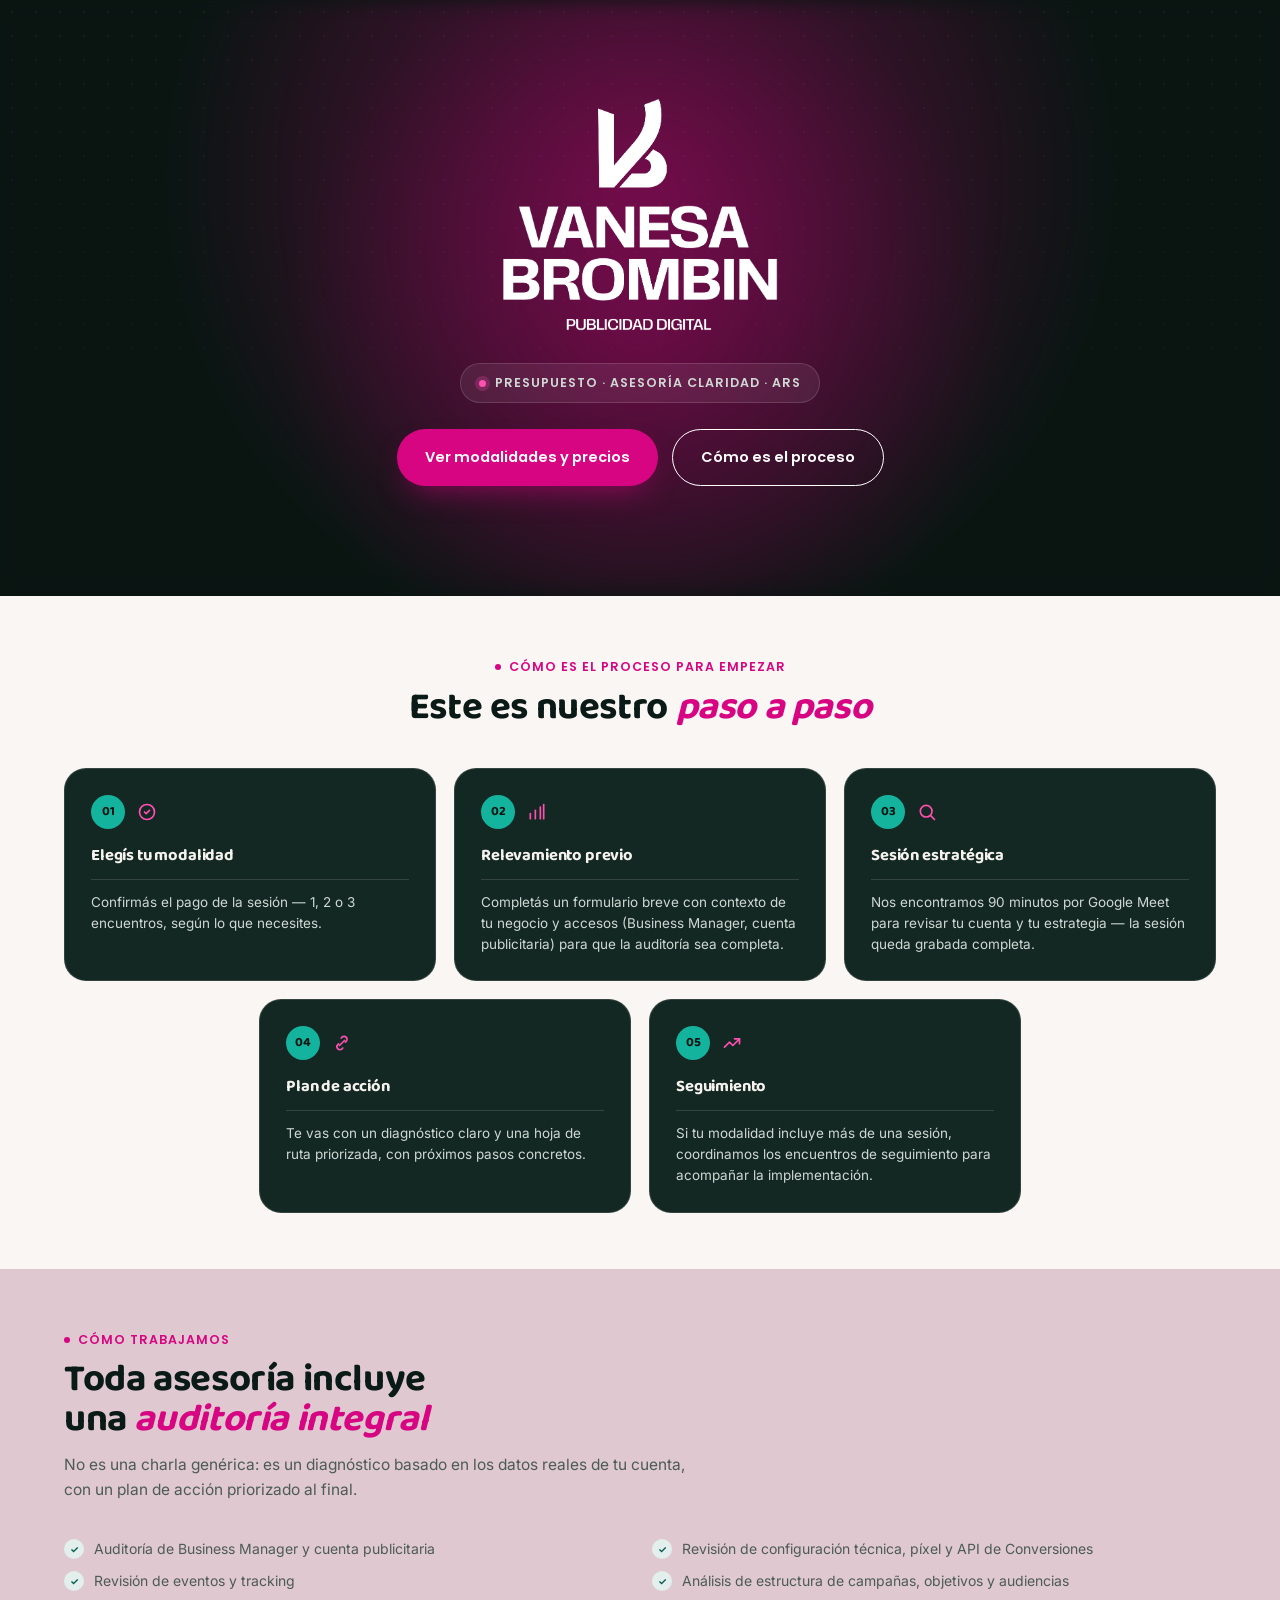
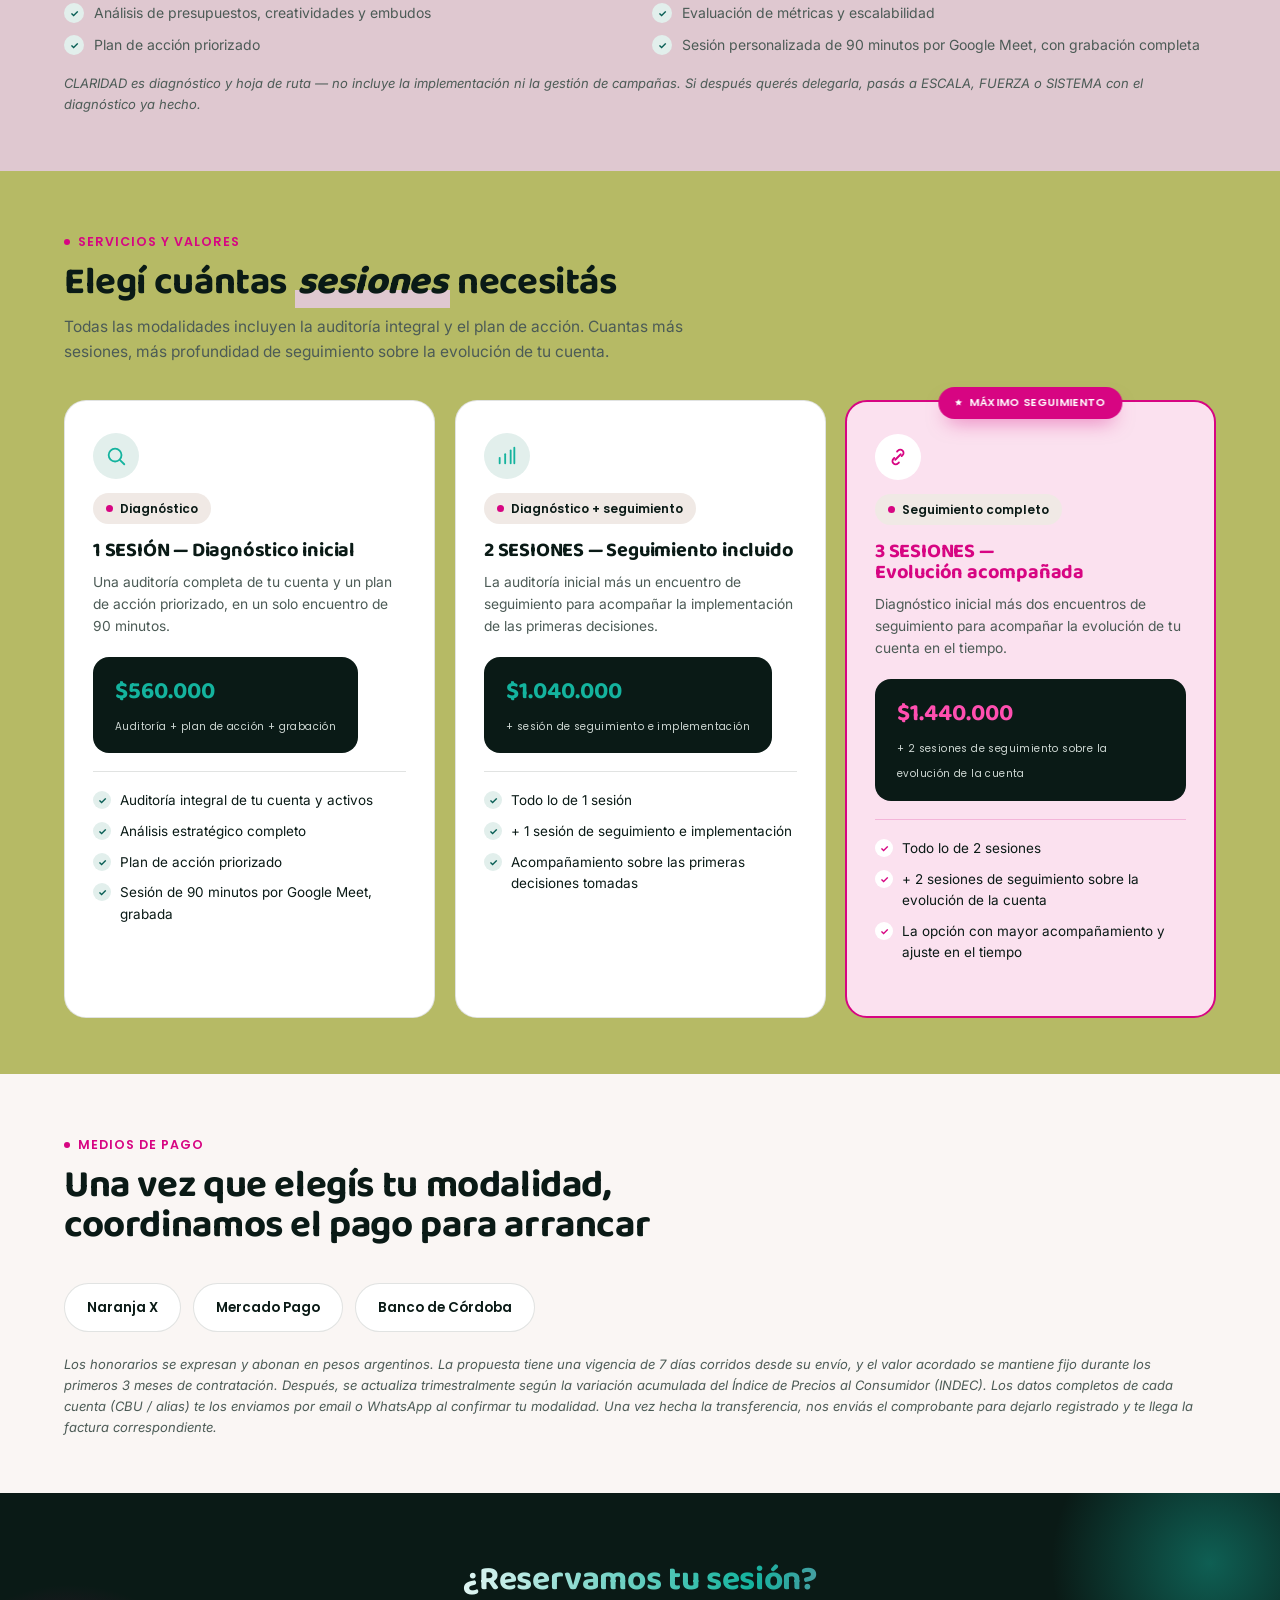
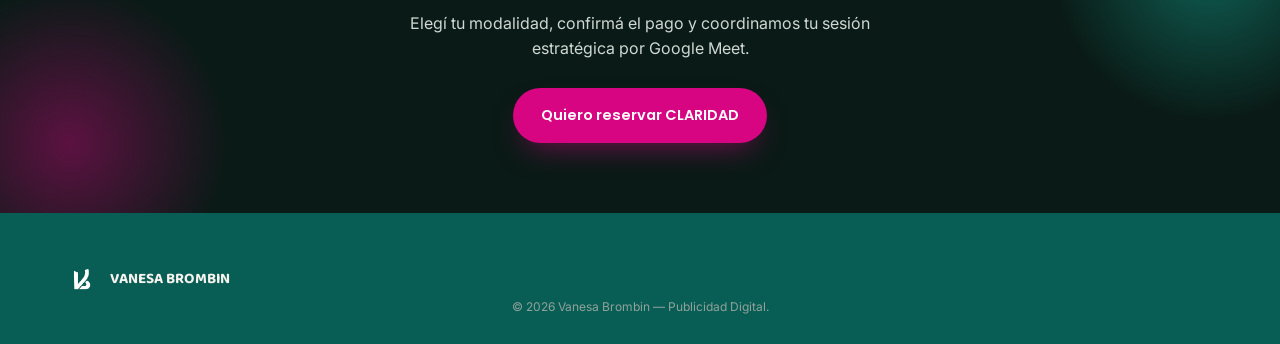
<file: presupuesto-claridad-ars.html>
<!doctype html>
<html lang="es">
<head>
<meta charset="UTF-8">
<!-- Meta Pixel Code -->
<script>
!function(f,b,e,v,n,t,s)
{if(f.fbq)return;n=f.fbq=function(){n.callMethod?
n.callMethod.apply(n,arguments):n.queue.push(arguments)};
if(!f._fbq)f._fbq=n;n.push=n;n.loaded=!0;n.version='2.0';
n.queue=[];t=b.createElement(e);t.async=!0;
t.src=v;s=b.getElementsByTagName(e)[0];
s.parentNode.insertBefore(t,s)}(window, document,'script',
'https://connect.facebook.net/en_US/fbevents.js');
fbq('init', '270965109029644');
fbq('track', 'PageView');
</script>
<noscript><img height="1" width="1" style="display:none"
src="https://www.facebook.com/tr?id=270965109029644&ev=PageView&noscript=1"
/></noscript>
<!-- End Meta Pixel Code -->
<!-- Google tag (gtag.js) -->
<script async src="https://www.googletagmanager.com/gtag/js?id=G-KNQDCR1X8G"></script>
<script>
  window.dataLayer = window.dataLayer || [];
  function gtag(){dataLayer.push(arguments);}
  gtag('js', new Date());

  gtag('config', 'G-KNQDCR1X8G');
</script>
<meta name="viewport" content="width=device-width, initial-scale=1.0">
<meta name="robots" content="noindex, nofollow">
<title>Presupuesto · Asesoría CLARIDAD (ARS) — VB Publicidad Digital</title>
<link rel="preconnect" href="https://fonts.googleapis.com">
<link rel="preconnect" href="https://fonts.gstatic.com" crossorigin>
<link href="https://fonts.googleapis.com/css2?family=Baloo+2:wght@600;700;800&family=Poppins:wght@500;600;700&family=Inter:wght@400;500;600&display=swap" rel="stylesheet">
<link rel="stylesheet" href="styles.css?v=20260826a">
</head>
<body>
<a class="skip-link" href="#main">Saltar al contenido</a>

<main id="main">

<section class="hero">
  <div class="hero-gradient solo-magenta"></div>
  <div class="hero-noise"></div>
  <div class="container">
    <img class="hero-logo-big" src="assets/img/logo-completo-blanco.png" alt="Vanesa Brombin — Publicidad Digital">
    <span class="hero-kicker"><span class="dot" style="background:var(--magenta-bright); box-shadow:0 0 0 4px rgba(255,79,176,.22);"></span>Presupuesto · Asesoría CLARIDAD · ARS</span>
    <div class="hero-actions">
      <a class="btn" href="#modalidades">Ver modalidades y precios</a>
      <a class="btn ghost" href="#proceso">Cómo es el proceso</a>
    </div>
  </div>
</section>

<section class="section tight" id="proceso">
  <div class="container">
    <div class="section-head center reveal" data-reveal>
      <span class="eyebrow">Cómo es el proceso para empezar</span>
      <h2>Este es nuestro <em style="font-style:italic; color:var(--magenta);">paso a paso</em></h2>
    </div>
    <div class="processgrid five reveal" data-reveal>
      <div class="pstep">
        <div class="pstep-head"><span class="pstep-num">01</span><svg viewBox="0 0 24 24" fill="none" stroke="currentColor" stroke-width="2" stroke-linecap="round" stroke-linejoin="round"><path d="M9 12l2 2 4-4"/><circle cx="12" cy="12" r="9"/></svg></div>
        <h4>Elegís tu modalidad</h4>
        <p>Confirmás el pago de la sesión — 1, 2 o 3 encuentros, según lo que necesites.</p>
      </div>
      <div class="pstep">
        <div class="pstep-head"><span class="pstep-num">02</span><svg viewBox="0 0 24 24" fill="none" stroke="currentColor" stroke-width="2" stroke-linecap="round" stroke-linejoin="round"><path d="M4 20V14"/><path d="M10 20V10"/><path d="M16 20V6"/><path d="M20 20V3"/></svg></div>
        <h4>Relevamiento previo</h4>
        <p>Completás un formulario breve con contexto de tu negocio y accesos (Business Manager, cuenta publicitaria) para que la auditoría sea completa.</p>
      </div>
      <div class="pstep">
        <div class="pstep-head"><span class="pstep-num">03</span><svg viewBox="0 0 24 24" fill="none" stroke="currentColor" stroke-width="2" stroke-linecap="round" stroke-linejoin="round"><circle cx="11" cy="11" r="7"/><path d="M21 21l-4.3-4.3"/></svg></div>
        <h4>Sesión estratégica</h4>
        <p>Nos encontramos 90 minutos por Google Meet para revisar tu cuenta y tu estrategia — la sesión queda grabada completa.</p>
      </div>
      <div class="pstep">
        <div class="pstep-head"><span class="pstep-num">04</span><svg viewBox="0 0 24 24" fill="none" stroke="currentColor" stroke-width="2" stroke-linecap="round" stroke-linejoin="round"><path d="M9 15l6-6"/><path d="M11 6l1-1a3.5 3.5 0 0 1 5 5l-1 1"/><path d="M13 18l-1 1a3.5 3.5 0 0 1-5-5l1-1"/></svg></div>
        <h4>Plan de acción</h4>
        <p>Te vas con un diagnóstico claro y una hoja de ruta priorizada, con próximos pasos concretos.</p>
      </div>
      <div class="pstep">
        <div class="pstep-head"><span class="pstep-num">05</span><svg viewBox="0 0 24 24" fill="none" stroke="currentColor" stroke-width="2" stroke-linecap="round" stroke-linejoin="round"><path d="M3 17l6-6 4 4 8-8"/><path d="M15 7h6v6"/></svg></div>
        <h4>Seguimiento</h4>
        <p>Si tu modalidad incluye más de una sesión, coordinamos los encuentros de seguimiento para acompañar la implementación.</p>
      </div>
    </div>
  </div>
</section>

<section class="section tight on-dusty" id="como-trabajamos">
  <div class="container">
    <div class="section-head reveal" data-reveal>
      <span class="eyebrow">Cómo trabajamos</span>
      <h2>Toda asesoría incluye una <em style="font-style:italic; color:var(--magenta);">auditoría integral</em></h2>
      <p>No es una charla genérica: es un diagnóstico basado en los datos reales de tu cuenta, con un plan de acción priorizado al final.</p>
    </div>
    <ul class="checklist cols2 reveal" data-reveal>
      <li>Auditoría de Business Manager y cuenta publicitaria</li>
      <li>Revisión de configuración técnica, píxel y API de Conversiones</li>
      <li>Revisión de eventos y tracking</li>
      <li>Análisis de estructura de campañas, objetivos y audiencias</li>
      <li>Análisis de presupuestos, creatividades y embudos</li>
      <li>Evaluación de métricas y escalabilidad</li>
      <li>Plan de acción priorizado</li>
      <li>Sesión personalizada de 90 minutos por Google Meet, con grabación completa</li>
    </ul>
    <p style="font-size:13px; color:var(--ink-soft); font-style:italic; margin-top:18px;">CLARIDAD es diagnóstico y hoja de ruta — no incluye la implementación ni la gestión de campañas. Si después querés delegarla, pasás a ESCALA, FUERZA o SISTEMA con el diagnóstico ya hecho.</p>
  </div>
</section>

<section class="section tight on-olive" id="modalidades">
  <div class="container">
    <div class="section-head reveal" data-reveal>
      <span class="eyebrow">Servicios y valores</span>
      <h2>Elegí cuántas <span class="hl">sesiones</span> necesitás</h2>
      <p>Todas las modalidades incluyen la auditoría integral y el plan de acción. Cuantas más sesiones, más profundidad de seguimiento sobre la evolución de tu cuenta.</p>
    </div>
    <div class="cardgrid3">
      <div class="svc reveal" data-reveal data-tilt>
        <div class="svc-icon"><svg viewBox="0 0 24 24" fill="none" stroke="currentColor" stroke-width="2" stroke-linecap="round" stroke-linejoin="round"><circle cx="11" cy="11" r="7"/><path d="M21 21l-4.3-4.3"/></svg></div>
        <span class="svc-platform"><span class="dot"></span>Diagnóstico</span>
        <h4>1 SESIÓN — Diagnóstico inicial</h4>
        <p class="desc">Una auditoría completa de tu cuenta y un plan de acción priorizado, en un solo encuentro de 90 minutos.</p>
        <div class="statrow" style="margin:18px 0;">
          <div class="stat"><b>$560.000</b><span>Auditoría + plan de acción + grabación</span></div>
        </div>
        <ul>
          <li>Auditoría integral de tu cuenta y activos</li>
          <li>Análisis estratégico completo</li>
          <li>Plan de acción priorizado</li>
          <li>Sesión de 90 minutos por Google Meet, grabada</li>
        </ul>
      </div>

      <div class="svc reveal" data-reveal data-tilt>
        <div class="svc-icon"><svg viewBox="0 0 24 24" fill="none" stroke="currentColor" stroke-width="2" stroke-linecap="round" stroke-linejoin="round"><path d="M4 20V14"/><path d="M10 20V10"/><path d="M16 20V6"/><path d="M20 20V3"/></svg></div>
        <span class="svc-platform"><span class="dot"></span>Diagnóstico + seguimiento</span>
        <h4>2 SESIONES — Seguimiento incluido</h4>
        <p class="desc">La auditoría inicial más un encuentro de seguimiento para acompañar la implementación de las primeras decisiones.</p>
        <div class="statrow" style="margin:18px 0;">
          <div class="stat"><b>$1.040.000</b><span>+ sesión de seguimiento e implementación</span></div>
        </div>
        <ul>
          <li>Todo lo de 1 sesión</li>
          <li>+ 1 sesión de seguimiento e implementación</li>
          <li>Acompañamiento sobre las primeras decisiones tomadas</li>
        </ul>
      </div>

      <div class="svc hi reveal" data-reveal data-tilt>
        <span class="svc-badge"><svg viewBox="0 0 24 24" fill="currentColor"><path d="M12 2l2.9 6.6 7.1.6-5.4 4.7 1.7 7-6.3-3.8L5.7 21l1.7-7-5.4-4.7 7.1-.6z"/></svg>Máximo seguimiento</span>
        <div class="svc-icon"><svg viewBox="0 0 24 24" fill="none" stroke="currentColor" stroke-width="2" stroke-linecap="round" stroke-linejoin="round"><path d="M9 15l6-6"/><path d="M11 6l1-1a3.5 3.5 0 0 1 5 5l-1 1"/><path d="M13 18l-1 1a3.5 3.5 0 0 1-5-5l1-1"/></svg></div>
        <span class="svc-platform"><span class="dot"></span>Seguimiento completo</span>
        <h4>3 SESIONES — Evolución acompañada</h4>
        <p class="desc">Diagnóstico inicial más dos encuentros de seguimiento para acompañar la evolución de tu cuenta en el tiempo.</p>
        <div class="statrow" style="margin:18px 0;">
          <div class="stat m"><b>$1.440.000</b><span>+ 2 sesiones de seguimiento sobre la evolución de la cuenta</span></div>
        </div>
        <ul>
          <li>Todo lo de 2 sesiones</li>
          <li>+ 2 sesiones de seguimiento sobre la evolución de la cuenta</li>
          <li>La opción con mayor acompañamiento y ajuste en el tiempo</li>
        </ul>
      </div>
    </div>
  </div>
</section>

<section class="section tight" id="pago">
  <div class="container">
    <div class="section-head reveal" data-reveal>
      <span class="eyebrow">Medios de pago</span>
      <h2>Una vez que elegís tu modalidad, coordinamos el pago para arrancar</h2>
    </div>
    <div class="reveal" data-reveal>
      <div class="badgerow" style="margin-bottom:22px;">
        <span class="badge">Naranja X</span>
        <span class="badge">Mercado Pago</span>
        <span class="badge">Banco de Córdoba</span>
      </div>
      <p style="font-size:13px; color:var(--ink-soft); font-style:italic; margin-top:20px;">Los honorarios se expresan y abonan en pesos argentinos. La propuesta tiene una vigencia de 7 días corridos desde su envío, y el valor acordado se mantiene fijo durante los primeros 3 meses de contratación. Después, se actualiza trimestralmente según la variación acumulada del Índice de Precios al Consumidor (INDEC). Los datos completos de cada cuenta (CBU / alias) te los enviamos por email o WhatsApp al confirmar tu modalidad. Una vez hecha la transferencia, nos enviás el comprobante para dejarlo registrado y te llega la factura correspondiente.</p>
    </div>
  </div>
</section>

<div class="closer">
  <h3>¿Reservamos tu sesión?</h3>
  <p>Elegí tu modalidad, confirmá el pago y coordinamos tu sesión estratégica por Google Meet.</p>
  <a class="btn" href="https://api.whatsapp.com/send?phone=5493518024410&text=Hola%20Vane%2C%20quiero%20reservar%20mi%20asesor%C3%ADa%20CLARIDAD" target="_blank" rel="noopener">Quiero reservar CLARIDAD</a>
</div>

</main>

<footer class="sitefooter">
  <div class="container">
    <a class="brand" href="index.html"><img src="assets/img/logo-blanco.png" alt="Vanesa Brombin — Publicidad Digital">VANESA BROMBIN</a>
  </div>
  <p class="footnote" style="border-top:none; margin-top:0; padding-top:0;">© 2026 Vanesa Brombin — Publicidad Digital.</p>
</footer>

<script defer src="lib/gsap.min.js"></script>
<script defer src="lib/ScrollTrigger.min.js"></script>
<script defer src="main.js?v=20260826a"></script>
</body>
</html>
</file>
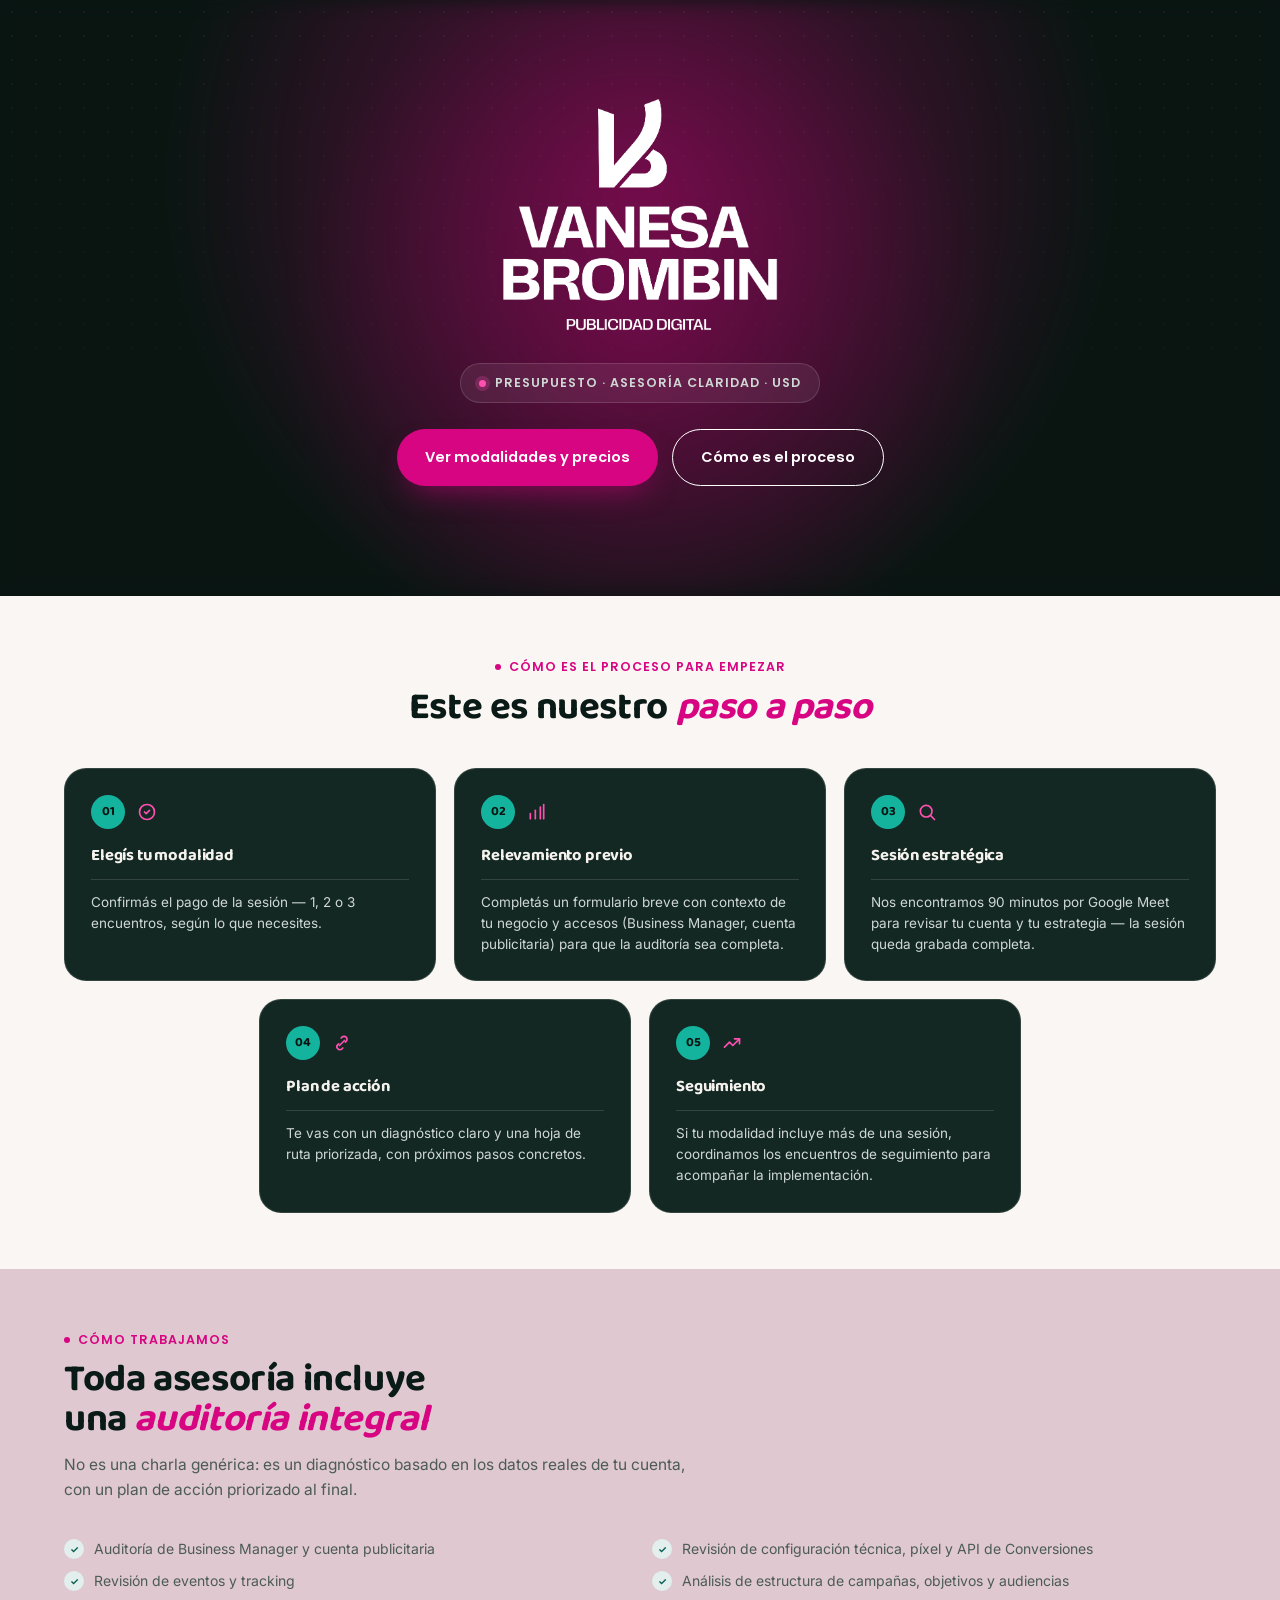
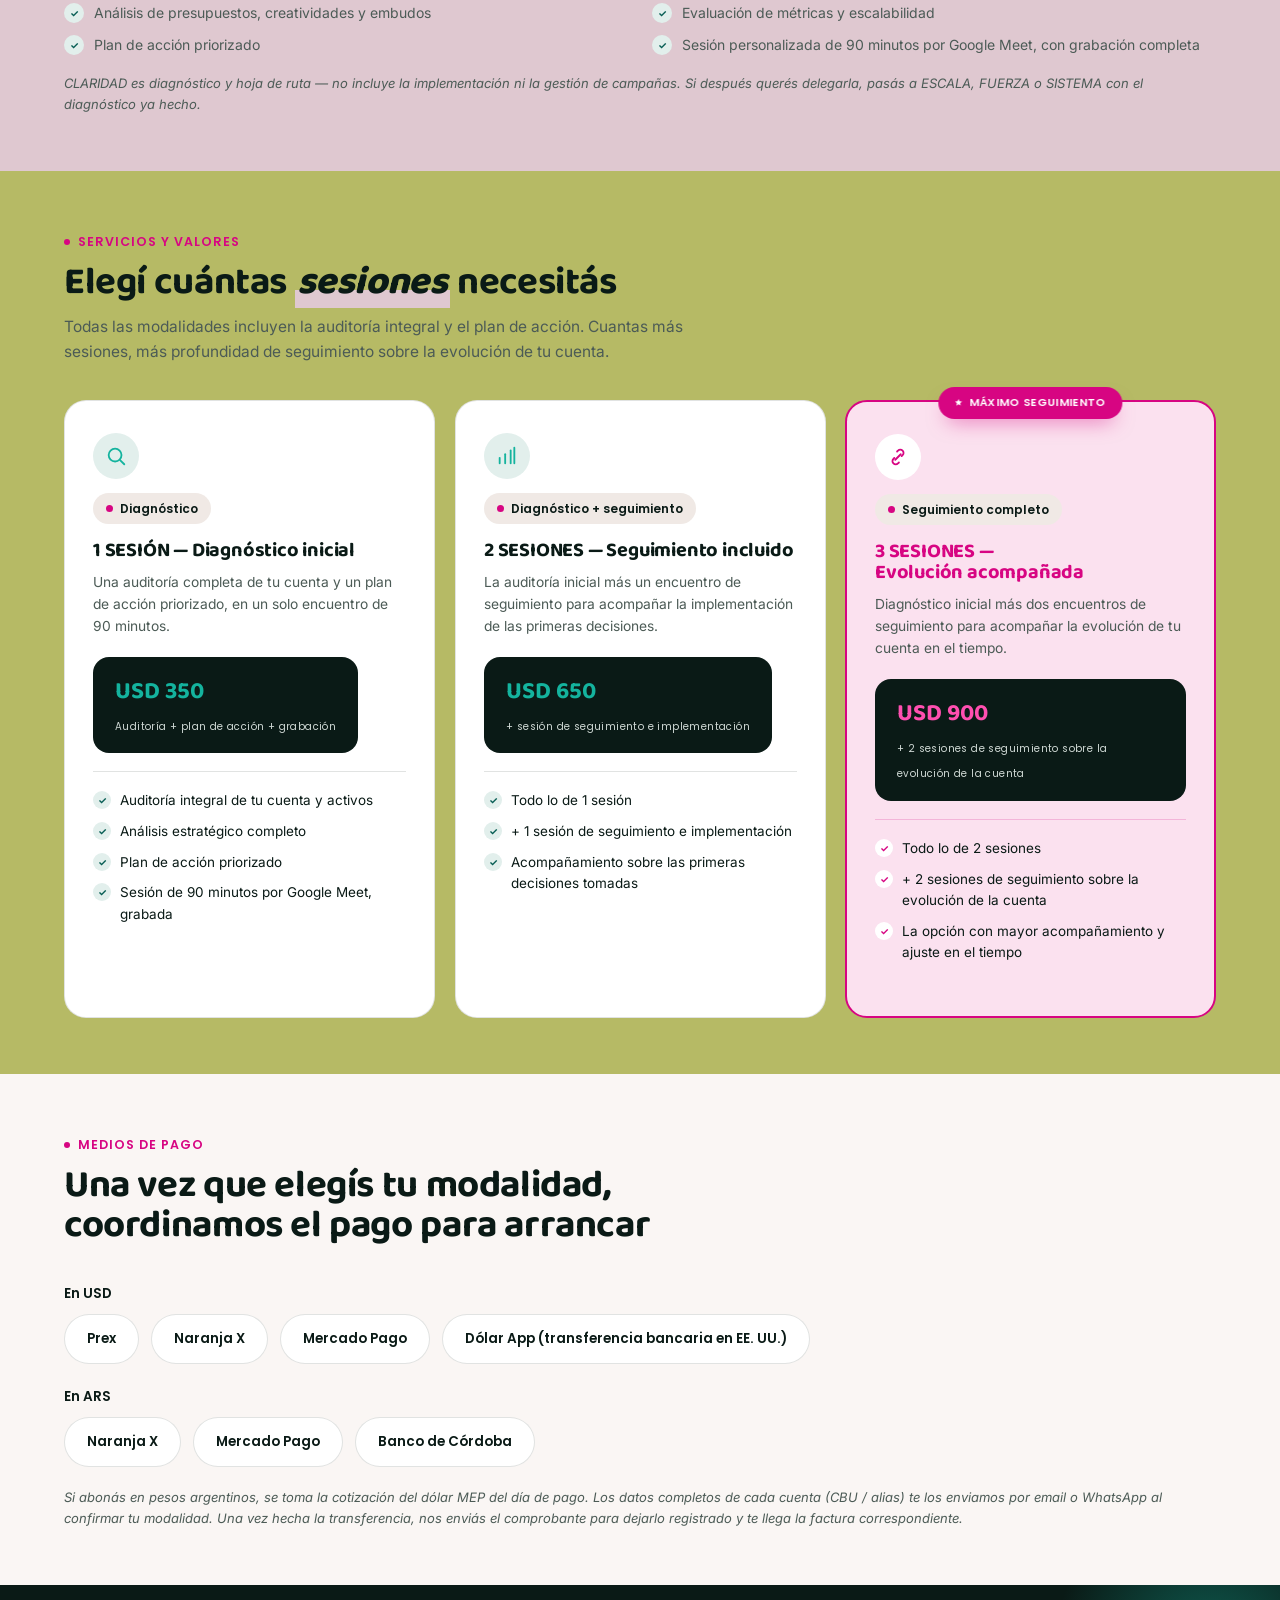
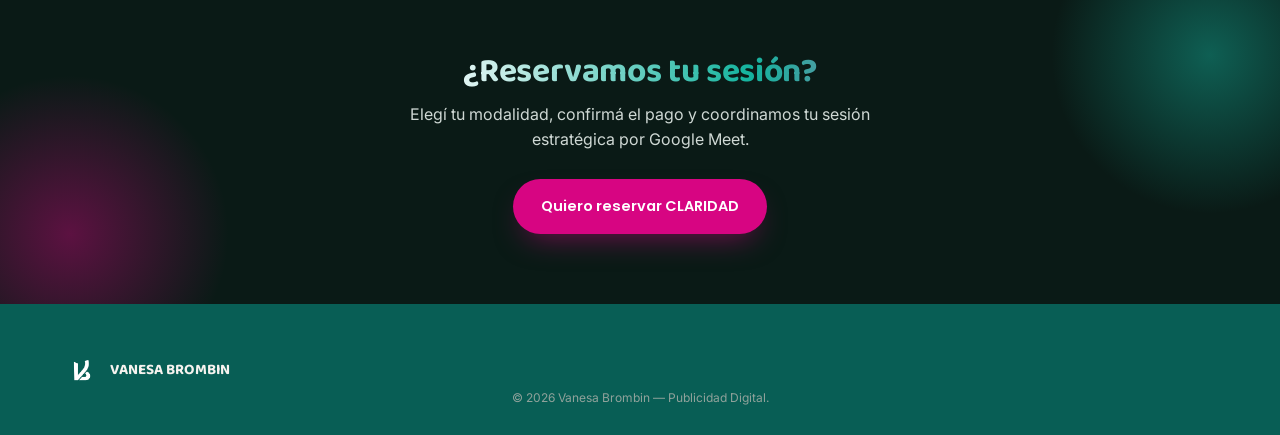
<file: presupuesto-claridad.html>
<!doctype html>
<html lang="es">
<head>
<meta charset="UTF-8">
<!-- Meta Pixel Code -->
<script>
!function(f,b,e,v,n,t,s)
{if(f.fbq)return;n=f.fbq=function(){n.callMethod?
n.callMethod.apply(n,arguments):n.queue.push(arguments)};
if(!f._fbq)f._fbq=n;n.push=n;n.loaded=!0;n.version='2.0';
n.queue=[];t=b.createElement(e);t.async=!0;
t.src=v;s=b.getElementsByTagName(e)[0];
s.parentNode.insertBefore(t,s)}(window, document,'script',
'https://connect.facebook.net/en_US/fbevents.js');
fbq('init', '270965109029644');
fbq('track', 'PageView');
</script>
<noscript><img height="1" width="1" style="display:none"
src="https://www.facebook.com/tr?id=270965109029644&ev=PageView&noscript=1"
/></noscript>
<!-- End Meta Pixel Code -->
<!-- Google tag (gtag.js) -->
<script async src="https://www.googletagmanager.com/gtag/js?id=G-KNQDCR1X8G"></script>
<script>
  window.dataLayer = window.dataLayer || [];
  function gtag(){dataLayer.push(arguments);}
  gtag('js', new Date());

  gtag('config', 'G-KNQDCR1X8G');
</script>
<meta name="viewport" content="width=device-width, initial-scale=1.0">
<meta name="robots" content="noindex, nofollow">
<title>Presupuesto · Asesoría CLARIDAD — VB Publicidad Digital</title>
<link rel="preconnect" href="https://fonts.googleapis.com">
<link rel="preconnect" href="https://fonts.gstatic.com" crossorigin>
<link href="https://fonts.googleapis.com/css2?family=Baloo+2:wght@600;700;800&family=Poppins:wght@500;600;700&family=Inter:wght@400;500;600&display=swap" rel="stylesheet">
<link rel="stylesheet" href="styles.css?v=20260826a">
</head>
<body>
<a class="skip-link" href="#main">Saltar al contenido</a>

<main id="main">

<section class="hero">
  <div class="hero-gradient solo-magenta"></div>
  <div class="hero-noise"></div>
  <div class="container">
    <img class="hero-logo-big" src="assets/img/logo-completo-blanco.png" alt="Vanesa Brombin — Publicidad Digital">
    <span class="hero-kicker"><span class="dot" style="background:var(--magenta-bright); box-shadow:0 0 0 4px rgba(255,79,176,.22);"></span>Presupuesto · Asesoría CLARIDAD · USD</span>
    <div class="hero-actions">
      <a class="btn" href="#modalidades">Ver modalidades y precios</a>
      <a class="btn ghost" href="#proceso">Cómo es el proceso</a>
    </div>
  </div>
</section>

<section class="section tight" id="proceso">
  <div class="container">
    <div class="section-head center reveal" data-reveal>
      <span class="eyebrow">Cómo es el proceso para empezar</span>
      <h2>Este es nuestro <em style="font-style:italic; color:var(--magenta);">paso a paso</em></h2>
    </div>
    <div class="processgrid five reveal" data-reveal>
      <div class="pstep">
        <div class="pstep-head"><span class="pstep-num">01</span><svg viewBox="0 0 24 24" fill="none" stroke="currentColor" stroke-width="2" stroke-linecap="round" stroke-linejoin="round"><path d="M9 12l2 2 4-4"/><circle cx="12" cy="12" r="9"/></svg></div>
        <h4>Elegís tu modalidad</h4>
        <p>Confirmás el pago de la sesión — 1, 2 o 3 encuentros, según lo que necesites.</p>
      </div>
      <div class="pstep">
        <div class="pstep-head"><span class="pstep-num">02</span><svg viewBox="0 0 24 24" fill="none" stroke="currentColor" stroke-width="2" stroke-linecap="round" stroke-linejoin="round"><path d="M4 20V14"/><path d="M10 20V10"/><path d="M16 20V6"/><path d="M20 20V3"/></svg></div>
        <h4>Relevamiento previo</h4>
        <p>Completás un formulario breve con contexto de tu negocio y accesos (Business Manager, cuenta publicitaria) para que la auditoría sea completa.</p>
      </div>
      <div class="pstep">
        <div class="pstep-head"><span class="pstep-num">03</span><svg viewBox="0 0 24 24" fill="none" stroke="currentColor" stroke-width="2" stroke-linecap="round" stroke-linejoin="round"><circle cx="11" cy="11" r="7"/><path d="M21 21l-4.3-4.3"/></svg></div>
        <h4>Sesión estratégica</h4>
        <p>Nos encontramos 90 minutos por Google Meet para revisar tu cuenta y tu estrategia — la sesión queda grabada completa.</p>
      </div>
      <div class="pstep">
        <div class="pstep-head"><span class="pstep-num">04</span><svg viewBox="0 0 24 24" fill="none" stroke="currentColor" stroke-width="2" stroke-linecap="round" stroke-linejoin="round"><path d="M9 15l6-6"/><path d="M11 6l1-1a3.5 3.5 0 0 1 5 5l-1 1"/><path d="M13 18l-1 1a3.5 3.5 0 0 1-5-5l1-1"/></svg></div>
        <h4>Plan de acción</h4>
        <p>Te vas con un diagnóstico claro y una hoja de ruta priorizada, con próximos pasos concretos.</p>
      </div>
      <div class="pstep">
        <div class="pstep-head"><span class="pstep-num">05</span><svg viewBox="0 0 24 24" fill="none" stroke="currentColor" stroke-width="2" stroke-linecap="round" stroke-linejoin="round"><path d="M3 17l6-6 4 4 8-8"/><path d="M15 7h6v6"/></svg></div>
        <h4>Seguimiento</h4>
        <p>Si tu modalidad incluye más de una sesión, coordinamos los encuentros de seguimiento para acompañar la implementación.</p>
      </div>
    </div>
  </div>
</section>

<section class="section tight on-dusty" id="como-trabajamos">
  <div class="container">
    <div class="section-head reveal" data-reveal>
      <span class="eyebrow">Cómo trabajamos</span>
      <h2>Toda asesoría incluye una <em style="font-style:italic; color:var(--magenta);">auditoría integral</em></h2>
      <p>No es una charla genérica: es un diagnóstico basado en los datos reales de tu cuenta, con un plan de acción priorizado al final.</p>
    </div>
    <ul class="checklist cols2 reveal" data-reveal>
      <li>Auditoría de Business Manager y cuenta publicitaria</li>
      <li>Revisión de configuración técnica, píxel y API de Conversiones</li>
      <li>Revisión de eventos y tracking</li>
      <li>Análisis de estructura de campañas, objetivos y audiencias</li>
      <li>Análisis de presupuestos, creatividades y embudos</li>
      <li>Evaluación de métricas y escalabilidad</li>
      <li>Plan de acción priorizado</li>
      <li>Sesión personalizada de 90 minutos por Google Meet, con grabación completa</li>
    </ul>
    <p style="font-size:13px; color:var(--ink-soft); font-style:italic; margin-top:18px;">CLARIDAD es diagnóstico y hoja de ruta — no incluye la implementación ni la gestión de campañas. Si después querés delegarla, pasás a ESCALA, FUERZA o SISTEMA con el diagnóstico ya hecho.</p>
  </div>
</section>

<section class="section tight on-olive" id="modalidades">
  <div class="container">
    <div class="section-head reveal" data-reveal>
      <span class="eyebrow">Servicios y valores</span>
      <h2>Elegí cuántas <span class="hl">sesiones</span> necesitás</h2>
      <p>Todas las modalidades incluyen la auditoría integral y el plan de acción. Cuantas más sesiones, más profundidad de seguimiento sobre la evolución de tu cuenta.</p>
    </div>
    <div class="cardgrid3">
      <div class="svc reveal" data-reveal data-tilt>
        <div class="svc-icon"><svg viewBox="0 0 24 24" fill="none" stroke="currentColor" stroke-width="2" stroke-linecap="round" stroke-linejoin="round"><circle cx="11" cy="11" r="7"/><path d="M21 21l-4.3-4.3"/></svg></div>
        <span class="svc-platform"><span class="dot"></span>Diagnóstico</span>
        <h4>1 SESIÓN — Diagnóstico inicial</h4>
        <p class="desc">Una auditoría completa de tu cuenta y un plan de acción priorizado, en un solo encuentro de 90 minutos.</p>
        <div class="statrow" style="margin:18px 0;">
          <div class="stat"><b>USD 350</b><span>Auditoría + plan de acción + grabación</span></div>
        </div>
        <ul>
          <li>Auditoría integral de tu cuenta y activos</li>
          <li>Análisis estratégico completo</li>
          <li>Plan de acción priorizado</li>
          <li>Sesión de 90 minutos por Google Meet, grabada</li>
        </ul>
      </div>

      <div class="svc reveal" data-reveal data-tilt>
        <div class="svc-icon"><svg viewBox="0 0 24 24" fill="none" stroke="currentColor" stroke-width="2" stroke-linecap="round" stroke-linejoin="round"><path d="M4 20V14"/><path d="M10 20V10"/><path d="M16 20V6"/><path d="M20 20V3"/></svg></div>
        <span class="svc-platform"><span class="dot"></span>Diagnóstico + seguimiento</span>
        <h4>2 SESIONES — Seguimiento incluido</h4>
        <p class="desc">La auditoría inicial más un encuentro de seguimiento para acompañar la implementación de las primeras decisiones.</p>
        <div class="statrow" style="margin:18px 0;">
          <div class="stat"><b>USD 650</b><span>+ sesión de seguimiento e implementación</span></div>
        </div>
        <ul>
          <li>Todo lo de 1 sesión</li>
          <li>+ 1 sesión de seguimiento e implementación</li>
          <li>Acompañamiento sobre las primeras decisiones tomadas</li>
        </ul>
      </div>

      <div class="svc hi reveal" data-reveal data-tilt>
        <span class="svc-badge"><svg viewBox="0 0 24 24" fill="currentColor"><path d="M12 2l2.9 6.6 7.1.6-5.4 4.7 1.7 7-6.3-3.8L5.7 21l1.7-7-5.4-4.7 7.1-.6z"/></svg>Máximo seguimiento</span>
        <div class="svc-icon"><svg viewBox="0 0 24 24" fill="none" stroke="currentColor" stroke-width="2" stroke-linecap="round" stroke-linejoin="round"><path d="M9 15l6-6"/><path d="M11 6l1-1a3.5 3.5 0 0 1 5 5l-1 1"/><path d="M13 18l-1 1a3.5 3.5 0 0 1-5-5l1-1"/></svg></div>
        <span class="svc-platform"><span class="dot"></span>Seguimiento completo</span>
        <h4>3 SESIONES — Evolución acompañada</h4>
        <p class="desc">Diagnóstico inicial más dos encuentros de seguimiento para acompañar la evolución de tu cuenta en el tiempo.</p>
        <div class="statrow" style="margin:18px 0;">
          <div class="stat m"><b>USD 900</b><span>+ 2 sesiones de seguimiento sobre la evolución de la cuenta</span></div>
        </div>
        <ul>
          <li>Todo lo de 2 sesiones</li>
          <li>+ 2 sesiones de seguimiento sobre la evolución de la cuenta</li>
          <li>La opción con mayor acompañamiento y ajuste en el tiempo</li>
        </ul>
      </div>
    </div>
  </div>
</section>

<section class="section tight" id="pago">
  <div class="container">
    <div class="section-head reveal" data-reveal>
      <span class="eyebrow">Medios de pago</span>
      <h2>Una vez que elegís tu modalidad, coordinamos el pago para arrancar</h2>
    </div>
    <div class="reveal" data-reveal>
      <p style="font-family:var(--font-label); font-weight:600; font-size:13.5px; color:var(--ink); margin-bottom:10px;">En USD</p>
      <div class="badgerow" style="margin-bottom:22px;">
        <span class="badge">Prex</span>
        <span class="badge">Naranja X</span>
        <span class="badge">Mercado Pago</span>
        <span class="badge">Dólar App (transferencia bancaria en EE. UU.)</span>
      </div>
      <p style="font-family:var(--font-label); font-weight:600; font-size:13.5px; color:var(--ink); margin-bottom:10px;">En ARS</p>
      <div class="badgerow">
        <span class="badge">Naranja X</span>
        <span class="badge">Mercado Pago</span>
        <span class="badge">Banco de Córdoba</span>
      </div>
      <p style="font-size:13px; color:var(--ink-soft); font-style:italic; margin-top:20px;">Si abonás en pesos argentinos, se toma la cotización del dólar MEP del día de pago. Los datos completos de cada cuenta (CBU / alias) te los enviamos por email o WhatsApp al confirmar tu modalidad. Una vez hecha la transferencia, nos enviás el comprobante para dejarlo registrado y te llega la factura correspondiente.</p>
    </div>
  </div>
</section>

<div class="closer">
  <h3>¿Reservamos tu sesión?</h3>
  <p>Elegí tu modalidad, confirmá el pago y coordinamos tu sesión estratégica por Google Meet.</p>
  <a class="btn" href="https://api.whatsapp.com/send?phone=5493518024410&text=Hola%20Vane%2C%20quiero%20reservar%20mi%20asesor%C3%ADa%20CLARIDAD" target="_blank" rel="noopener">Quiero reservar CLARIDAD</a>
</div>

</main>

<footer class="sitefooter">
  <div class="container">
    <a class="brand" href="index.html"><img src="assets/img/logo-blanco.png" alt="Vanesa Brombin — Publicidad Digital">VANESA BROMBIN</a>
  </div>
  <p class="footnote" style="border-top:none; margin-top:0; padding-top:0;">© 2026 Vanesa Brombin — Publicidad Digital.</p>
</footer>

<script defer src="lib/gsap.min.js"></script>
<script defer src="lib/ScrollTrigger.min.js"></script>
<script defer src="main.js?v=20260826a"></script>
</body>
</html>
</file>
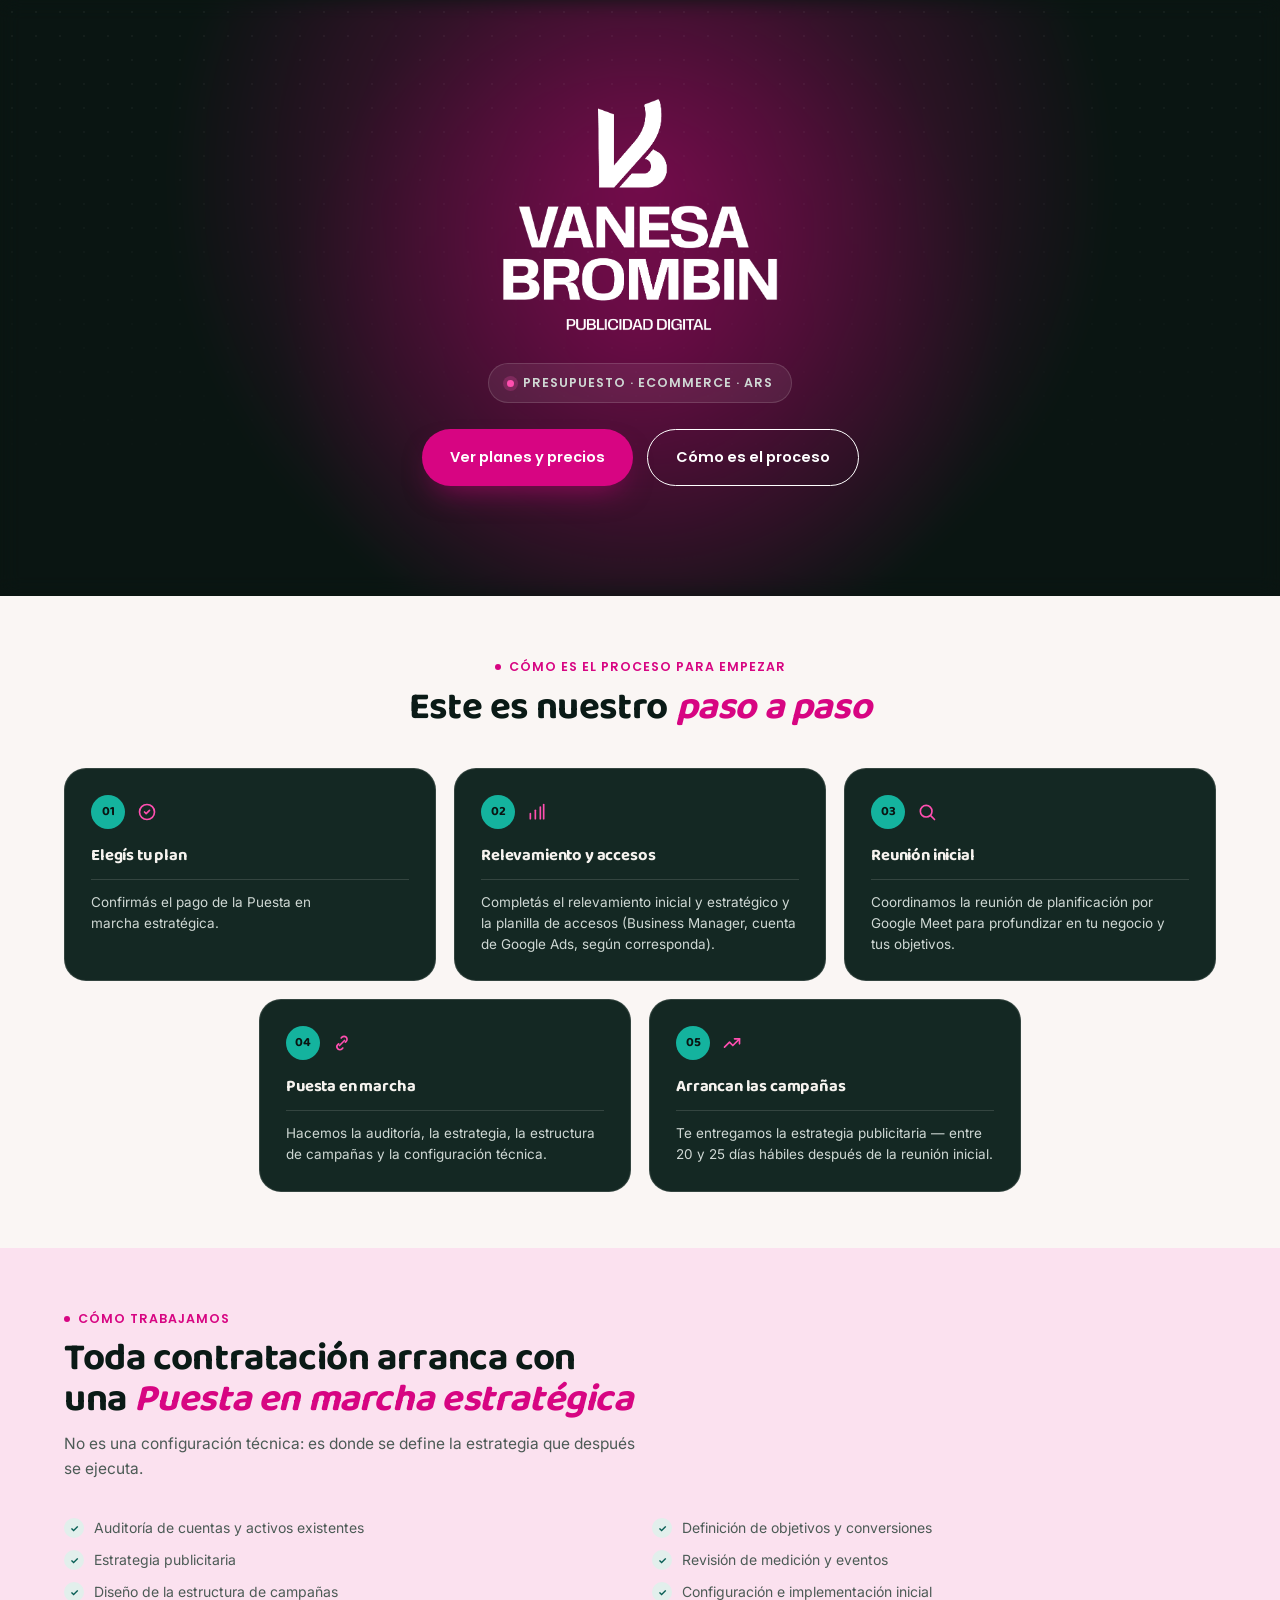
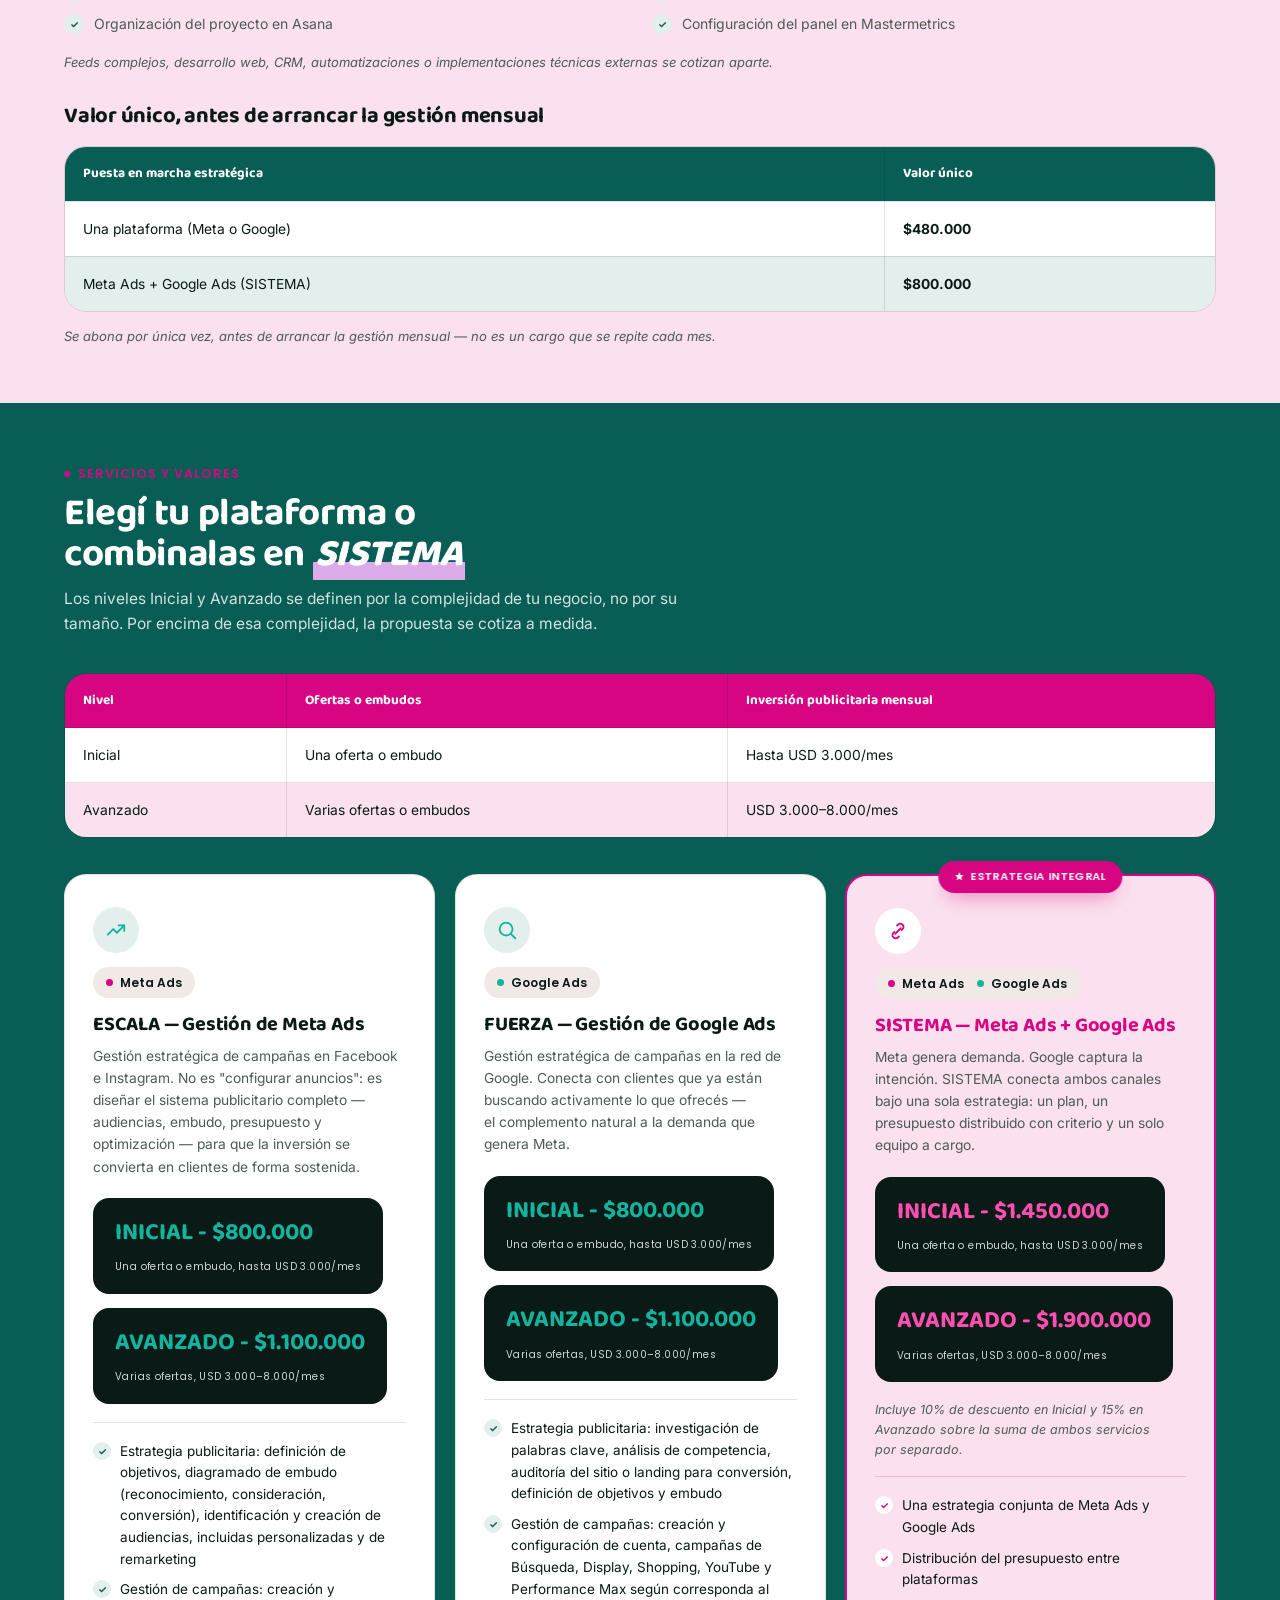
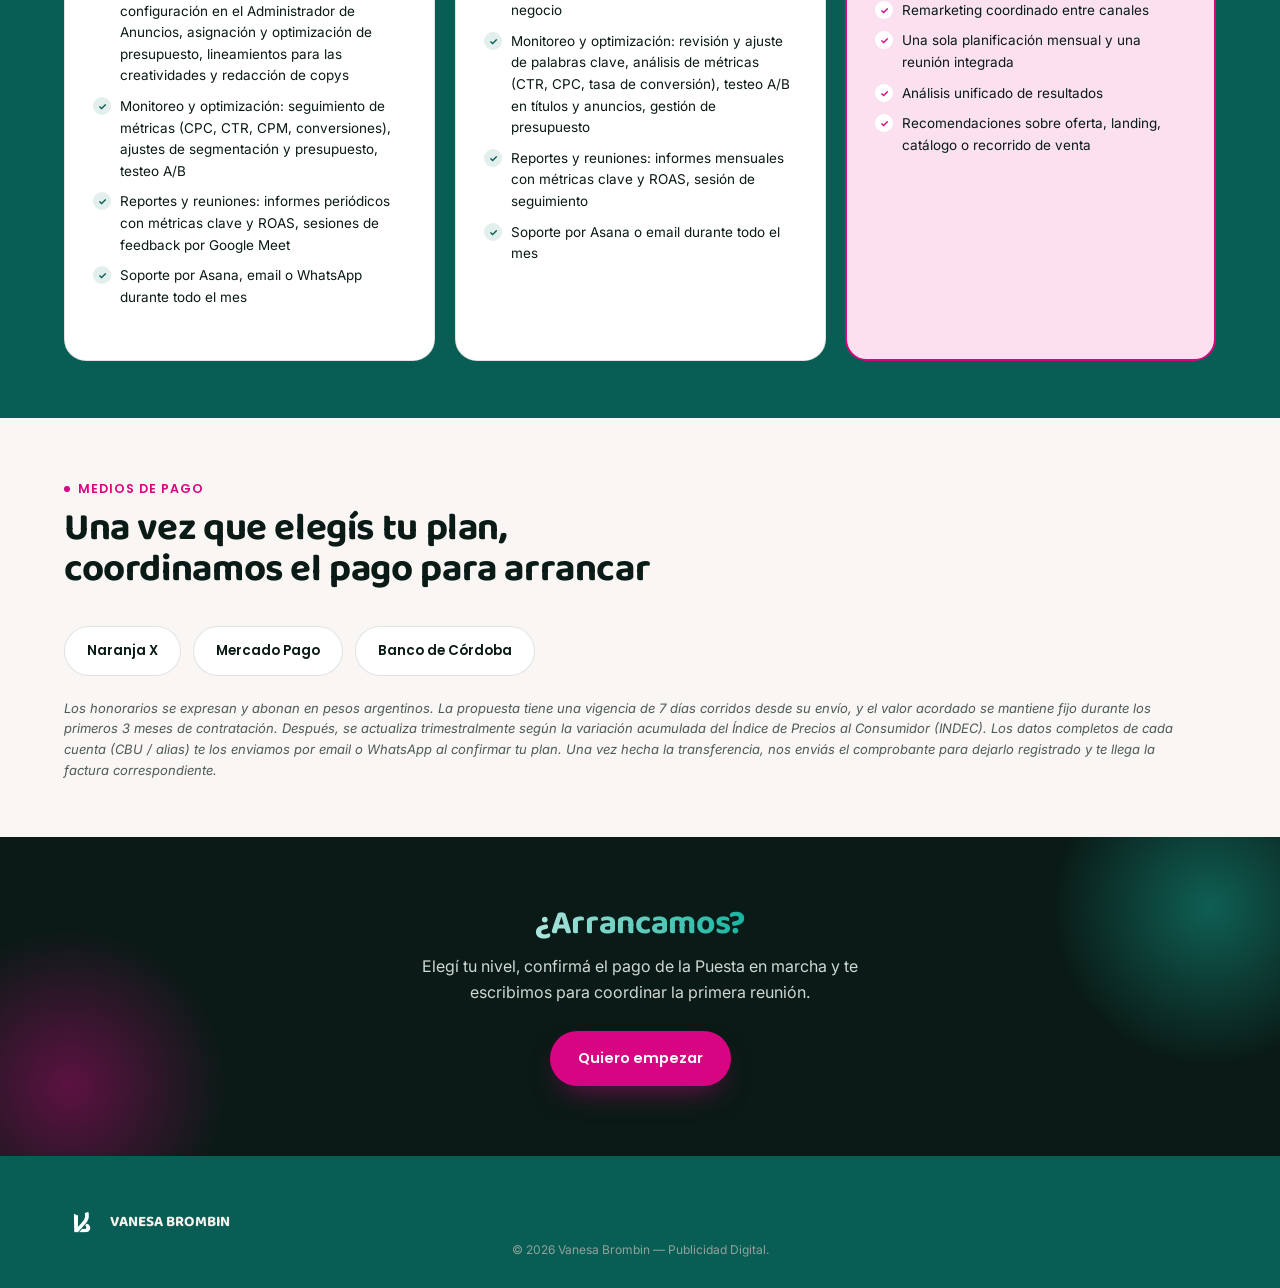
<file: presupuesto-ecommerce-ars.html>
<!doctype html>
<html lang="es">
<head>
<meta charset="UTF-8">
<!-- Meta Pixel Code -->
<script>
!function(f,b,e,v,n,t,s)
{if(f.fbq)return;n=f.fbq=function(){n.callMethod?
n.callMethod.apply(n,arguments):n.queue.push(arguments)};
if(!f._fbq)f._fbq=n;n.push=n;n.loaded=!0;n.version='2.0';
n.queue=[];t=b.createElement(e);t.async=!0;
t.src=v;s=b.getElementsByTagName(e)[0];
s.parentNode.insertBefore(t,s)}(window, document,'script',
'https://connect.facebook.net/en_US/fbevents.js');
fbq('init', '270965109029644');
fbq('track', 'PageView');
</script>
<noscript><img height="1" width="1" style="display:none"
src="https://www.facebook.com/tr?id=270965109029644&ev=PageView&noscript=1"
/></noscript>
<!-- End Meta Pixel Code -->
<!-- Google tag (gtag.js) -->
<script async src="https://www.googletagmanager.com/gtag/js?id=G-KNQDCR1X8G"></script>
<script>
  window.dataLayer = window.dataLayer || [];
  function gtag(){dataLayer.push(arguments);}
  gtag('js', new Date());

  gtag('config', 'G-KNQDCR1X8G');
</script>
<meta name="viewport" content="width=device-width, initial-scale=1.0">
<meta name="robots" content="noindex, nofollow">
<title>Presupuesto · Ecommerce (ARS) — VB Publicidad Digital</title>
<link rel="preconnect" href="https://fonts.googleapis.com">
<link rel="preconnect" href="https://fonts.gstatic.com" crossorigin>
<link href="https://fonts.googleapis.com/css2?family=Baloo+2:wght@600;700;800&family=Poppins:wght@500;600;700&family=Inter:wght@400;500;600&display=swap" rel="stylesheet">
<link rel="stylesheet" href="styles.css?v=20260826a">
</head>
<body>
<a class="skip-link" href="#main">Saltar al contenido</a>

<main id="main">

<section class="hero">
  <div class="hero-gradient solo-magenta"></div>
  <div class="hero-noise"></div>
  <div class="container">
    <img class="hero-logo-big" src="assets/img/logo-completo-blanco.png" alt="Vanesa Brombin — Publicidad Digital">
    <span class="hero-kicker"><span class="dot" style="background:var(--magenta-bright); box-shadow:0 0 0 4px rgba(255,79,176,.22);"></span>Presupuesto · Ecommerce · ARS</span>
    <div class="hero-actions">
      <a class="btn" href="#valores">Ver planes y precios</a>
      <a class="btn ghost" href="#proceso">Cómo es el proceso</a>
    </div>
  </div>
</section>

<section class="section tight" id="proceso">
  <div class="container">
    <div class="section-head center reveal" data-reveal>
      <span class="eyebrow">Cómo es el proceso para empezar</span>
      <h2>Este es nuestro <em style="font-style:italic; color:var(--magenta);">paso a paso</em></h2>
    </div>
    <div class="processgrid five reveal" data-reveal>
      <div class="pstep">
        <div class="pstep-head"><span class="pstep-num">01</span><svg viewBox="0 0 24 24" fill="none" stroke="currentColor" stroke-width="2" stroke-linecap="round" stroke-linejoin="round"><path d="M9 12l2 2 4-4"/><circle cx="12" cy="12" r="9"/></svg></div>
        <h4>Elegís tu plan</h4>
        <p>Confirmás el pago de la Puesta en marcha estratégica.</p>
      </div>
      <div class="pstep">
        <div class="pstep-head"><span class="pstep-num">02</span><svg viewBox="0 0 24 24" fill="none" stroke="currentColor" stroke-width="2" stroke-linecap="round" stroke-linejoin="round"><path d="M4 20V14"/><path d="M10 20V10"/><path d="M16 20V6"/><path d="M20 20V3"/></svg></div>
        <h4>Relevamiento y accesos</h4>
        <p>Completás el relevamiento inicial y estratégico y la planilla de accesos (Business Manager, cuenta de Google Ads, según corresponda).</p>
      </div>
      <div class="pstep">
        <div class="pstep-head"><span class="pstep-num">03</span><svg viewBox="0 0 24 24" fill="none" stroke="currentColor" stroke-width="2" stroke-linecap="round" stroke-linejoin="round"><circle cx="11" cy="11" r="7"/><path d="M21 21l-4.3-4.3"/></svg></div>
        <h4>Reunión inicial</h4>
        <p>Coordinamos la reunión de planificación por Google Meet para profundizar en tu negocio y tus objetivos.</p>
      </div>
      <div class="pstep">
        <div class="pstep-head"><span class="pstep-num">04</span><svg viewBox="0 0 24 24" fill="none" stroke="currentColor" stroke-width="2" stroke-linecap="round" stroke-linejoin="round"><path d="M9 15l6-6"/><path d="M11 6l1-1a3.5 3.5 0 0 1 5 5l-1 1"/><path d="M13 18l-1 1a3.5 3.5 0 0 1-5-5l1-1"/></svg></div>
        <h4>Puesta en marcha</h4>
        <p>Hacemos la auditoría, la estrategia, la estructura de campañas y la configuración técnica.</p>
      </div>
      <div class="pstep">
        <div class="pstep-head"><span class="pstep-num">05</span><svg viewBox="0 0 24 24" fill="none" stroke="currentColor" stroke-width="2" stroke-linecap="round" stroke-linejoin="round"><path d="M3 17l6-6 4 4 8-8"/><path d="M15 7h6v6"/></svg></div>
        <h4>Arrancan las campañas</h4>
        <p>Te entregamos la estrategia publicitaria — entre 20 y 25 días hábiles después de la reunión inicial.</p>
      </div>
    </div>
  </div>
</section>

<section class="section tight on-magenta" id="como-trabajamos">
  <div class="container">
    <div class="section-head reveal" data-reveal>
      <span class="eyebrow">Cómo trabajamos</span>
      <h2>Toda contratación arranca con una <em style="font-style:italic; color:var(--magenta);">Puesta en marcha estratégica</em></h2>
      <p>No es una configuración técnica: es donde se define la estrategia que después se ejecuta.</p>
    </div>
    <ul class="checklist cols2 reveal" data-reveal>
      <li>Auditoría de cuentas y activos existentes</li>
      <li>Definición de objetivos y conversiones</li>
      <li>Estrategia publicitaria</li>
      <li>Revisión de medición y eventos</li>
      <li>Diseño de la estructura de campañas</li>
      <li>Configuración e implementación inicial</li>
      <li>Organización del proyecto en Asana</li>
      <li>Configuración del panel en Mastermetrics</li>
    </ul>
    <p style="font-size:13px; color:var(--ink-soft); font-style:italic; margin-top:18px;">Feeds complejos, desarrollo web, CRM, automatizaciones o implementaciones técnicas externas se cotizan aparte.</p>

    <h3 style="font-size:22px; margin:32px 0 18px;">Valor único, antes de arrancar la gestión mensual</h3>
    <div class="tablewrap reveal" data-reveal>
      <table>
        <thead><tr><th>Puesta en marcha estratégica</th><th>Valor único</th></tr></thead>
        <tbody>
          <tr><td>Una plataforma (Meta o Google)</td><td><b>$480.000</b></td></tr>
          <tr><td>Meta Ads + Google Ads (SISTEMA)</td><td><b>$800.000</b></td></tr>
        </tbody>
      </table>
    </div>
    <p style="font-size:13px; color:var(--ink-soft); font-style:italic; margin-top:14px;">Se abona por única vez, antes de arrancar la gestión mensual — no es un cargo que se repite cada mes.</p>
  </div>
</section>

<section class="section tight on-green on-green-deep" id="valores">
  <div class="container">
    <div class="section-head reveal" data-reveal>
      <span class="eyebrow">Servicios y valores</span>
      <h2>Elegí tu plataforma o combinalas en <span class="hl lila" style="color:#fff;">SISTEMA</span></h2>
      <p>Los niveles Inicial y Avanzado se definen por la complejidad de tu negocio, no por su tamaño. Por encima de esa complejidad, la propuesta se cotiza a medida.</p>
    </div>
    <div class="tablewrap reveal" data-reveal style="margin-bottom:36px;">
      <table>
        <thead><tr><th>Nivel</th><th>Ofertas o embudos</th><th>Inversión publicitaria mensual</th></tr></thead>
        <tbody>
          <tr><td>Inicial</td><td>Una oferta o embudo</td><td>Hasta USD 3.000/mes</td></tr>
          <tr><td>Avanzado</td><td>Varias ofertas o embudos</td><td>USD 3.000–8.000/mes</td></tr>
        </tbody>
      </table>
    </div>
    <div class="cardgrid3">
      <div class="svc reveal" data-reveal data-tilt>
        <div class="svc-icon"><svg viewBox="0 0 24 24" fill="none" stroke="currentColor" stroke-width="2" stroke-linecap="round" stroke-linejoin="round"><path d="M3 17l6-6 4 4 8-8"/><path d="M15 7h6v6"/></svg></div>
        <span class="svc-platform"><span class="dot"></span>Meta Ads</span>
        <h4>ESCALA — Gestión de Meta Ads</h4>
        <p class="desc">Gestión estratégica de campañas en Facebook e Instagram. No es "configurar anuncios": es diseñar el sistema publicitario completo — audiencias, embudo, presupuesto y optimización — para que la inversión se convierta en clientes de forma sostenida.</p>
        <div class="statrow" style="margin:18px 0;">
          <div class="stat"><b>INICIAL - $800.000</b><span>Una oferta o embudo, hasta USD 3.000/mes</span></div>
          <div class="stat"><b>AVANZADO - $1.100.000</b><span>Varias ofertas, USD 3.000–8.000/mes</span></div>
        </div>
        <ul>
          <li>Estrategia publicitaria: definición de objetivos, diagramado de embudo (reconocimiento, consideración, conversión), identificación y creación de audiencias, incluidas personalizadas y de remarketing</li>
          <li>Gestión de campañas: creación y configuración en el Administrador de Anuncios, asignación y optimización de presupuesto, lineamientos para las creatividades y redacción de copys</li>
          <li>Monitoreo y optimización: seguimiento de métricas (CPC, CTR, CPM, conversiones), ajustes de segmentación y presupuesto, testeo A/B</li>
          <li>Reportes y reuniones: informes periódicos con métricas clave y ROAS, sesiones de feedback por Google Meet</li>
          <li>Soporte por Asana, email o WhatsApp durante todo el mes</li>
        </ul>
      </div>

      <div class="svc reveal" data-reveal data-tilt>
        <div class="svc-icon"><svg viewBox="0 0 24 24" fill="none" stroke="currentColor" stroke-width="2" stroke-linecap="round" stroke-linejoin="round"><circle cx="11" cy="11" r="7"/><path d="M21 21l-4.3-4.3"/></svg></div>
        <span class="svc-platform"><span class="dot g"></span>Google Ads</span>
        <h4>FUERZA — Gestión de Google Ads</h4>
        <p class="desc">Gestión estratégica de campañas en la red de Google. Conecta con clientes que ya están buscando activamente lo que ofrecés — el complemento natural a la demanda que genera Meta.</p>
        <div class="statrow" style="margin:18px 0;">
          <div class="stat"><b>INICIAL - $800.000</b><span>Una oferta o embudo, hasta USD 3.000/mes</span></div>
          <div class="stat"><b>AVANZADO - $1.100.000</b><span>Varias ofertas, USD 3.000–8.000/mes</span></div>
        </div>
        <ul>
          <li>Estrategia publicitaria: investigación de palabras clave, análisis de competencia, auditoría del sitio o landing para conversión, definición de objetivos y embudo</li>
          <li>Gestión de campañas: creación y configuración de cuenta, campañas de Búsqueda, Display, Shopping, YouTube y Performance Max según corresponda al negocio</li>
          <li>Monitoreo y optimización: revisión y ajuste de palabras clave, análisis de métricas (CTR, CPC, tasa de conversión), testeo A/B en títulos y anuncios, gestión de presupuesto</li>
          <li>Reportes y reuniones: informes mensuales con métricas clave y ROAS, sesión de seguimiento</li>
          <li>Soporte por Asana o email durante todo el mes</li>
        </ul>
      </div>

      <div class="svc hi reveal" data-reveal data-tilt>
        <span class="svc-badge"><svg viewBox="0 0 24 24" fill="currentColor"><path d="M12 2l2.9 6.6 7.1.6-5.4 4.7 1.7 7-6.3-3.8L5.7 21l1.7-7-5.4-4.7 7.1-.6z"/></svg>Estrategia integral</span>
        <div class="svc-icon"><svg viewBox="0 0 24 24" fill="none" stroke="currentColor" stroke-width="2" stroke-linecap="round" stroke-linejoin="round"><path d="M9 15l6-6"/><path d="M11 6l1-1a3.5 3.5 0 0 1 5 5l-1 1"/><path d="M13 18l-1 1a3.5 3.5 0 0 1-5-5l1-1"/></svg></div>
        <span class="svc-platform"><span class="dot"></span>Meta Ads<span class="dot g" style="margin-left:6px;"></span>Google Ads</span>
        <h4>SISTEMA — Meta Ads + Google Ads</h4>
        <p class="desc">Meta genera demanda. Google captura la intención. SISTEMA conecta ambos canales bajo una sola estrategia: un plan, un presupuesto distribuido con criterio y un solo equipo a cargo.</p>
        <div class="statrow" style="margin:18px 0;">
          <div class="stat m"><b>INICIAL - $1.450.000</b><span>Una oferta o embudo, hasta USD 3.000/mes</span></div>
          <div class="stat m"><b>AVANZADO - $1.900.000</b><span>Varias ofertas, USD 3.000–8.000/mes</span></div>
        </div>
        <p style="font-size:12.5px; color:var(--ink-soft); font-style:italic; margin-bottom:16px;">Incluye 10% de descuento en Inicial y 15% en Avanzado sobre la suma de ambos servicios por separado.</p>
        <ul>
          <li>Una estrategia conjunta de Meta Ads y Google Ads</li>
          <li>Distribución del presupuesto entre plataformas</li>
          <li>Remarketing coordinado entre canales</li>
          <li>Una sola planificación mensual y una reunión integrada</li>
          <li>Análisis unificado de resultados</li>
          <li>Recomendaciones sobre oferta, landing, catálogo o recorrido de venta</li>
        </ul>
      </div>
    </div>
  </div>
</section>

<section class="section tight" id="pago">
  <div class="container">
    <div class="section-head reveal" data-reveal>
      <span class="eyebrow">Medios de pago</span>
      <h2>Una vez que elegís tu plan, coordinamos el pago para arrancar</h2>
    </div>
    <div class="reveal" data-reveal>
      <div class="badgerow" style="margin-bottom:22px;">
        <span class="badge">Naranja X</span>
        <span class="badge">Mercado Pago</span>
        <span class="badge">Banco de Córdoba</span>
      </div>
      <p style="font-size:13px; color:var(--ink-soft); font-style:italic; margin-top:20px;">Los honorarios se expresan y abonan en pesos argentinos. La propuesta tiene una vigencia de 7 días corridos desde su envío, y el valor acordado se mantiene fijo durante los primeros 3 meses de contratación. Después, se actualiza trimestralmente según la variación acumulada del Índice de Precios al Consumidor (INDEC). Los datos completos de cada cuenta (CBU / alias) te los enviamos por email o WhatsApp al confirmar tu plan. Una vez hecha la transferencia, nos enviás el comprobante para dejarlo registrado y te llega la factura correspondiente.</p>
    </div>
  </div>
</section>

<div class="closer">
  <h3>¿Arrancamos?</h3>
  <p>Elegí tu nivel, confirmá el pago de la Puesta en marcha y te escribimos para coordinar la primera reunión.</p>
  <a class="btn" href="https://api.whatsapp.com/send?phone=5493518024410&text=Hola%20Vane%2C%20quiero%20empezar%20con%20mi%20plan%20de%20Ecommerce" target="_blank" rel="noopener">Quiero empezar</a>
</div>

</main>

<footer class="sitefooter">
  <div class="container">
    <a class="brand" href="index.html"><img src="assets/img/logo-blanco.png" alt="Vanesa Brombin — Publicidad Digital">VANESA BROMBIN</a>
  </div>
  <p class="footnote" style="border-top:none; margin-top:0; padding-top:0;">© 2026 Vanesa Brombin — Publicidad Digital.</p>
</footer>

<script defer src="lib/gsap.min.js"></script>
<script defer src="lib/ScrollTrigger.min.js"></script>
<script defer src="main.js?v=20260826a"></script>
</body>
</html>
</file>
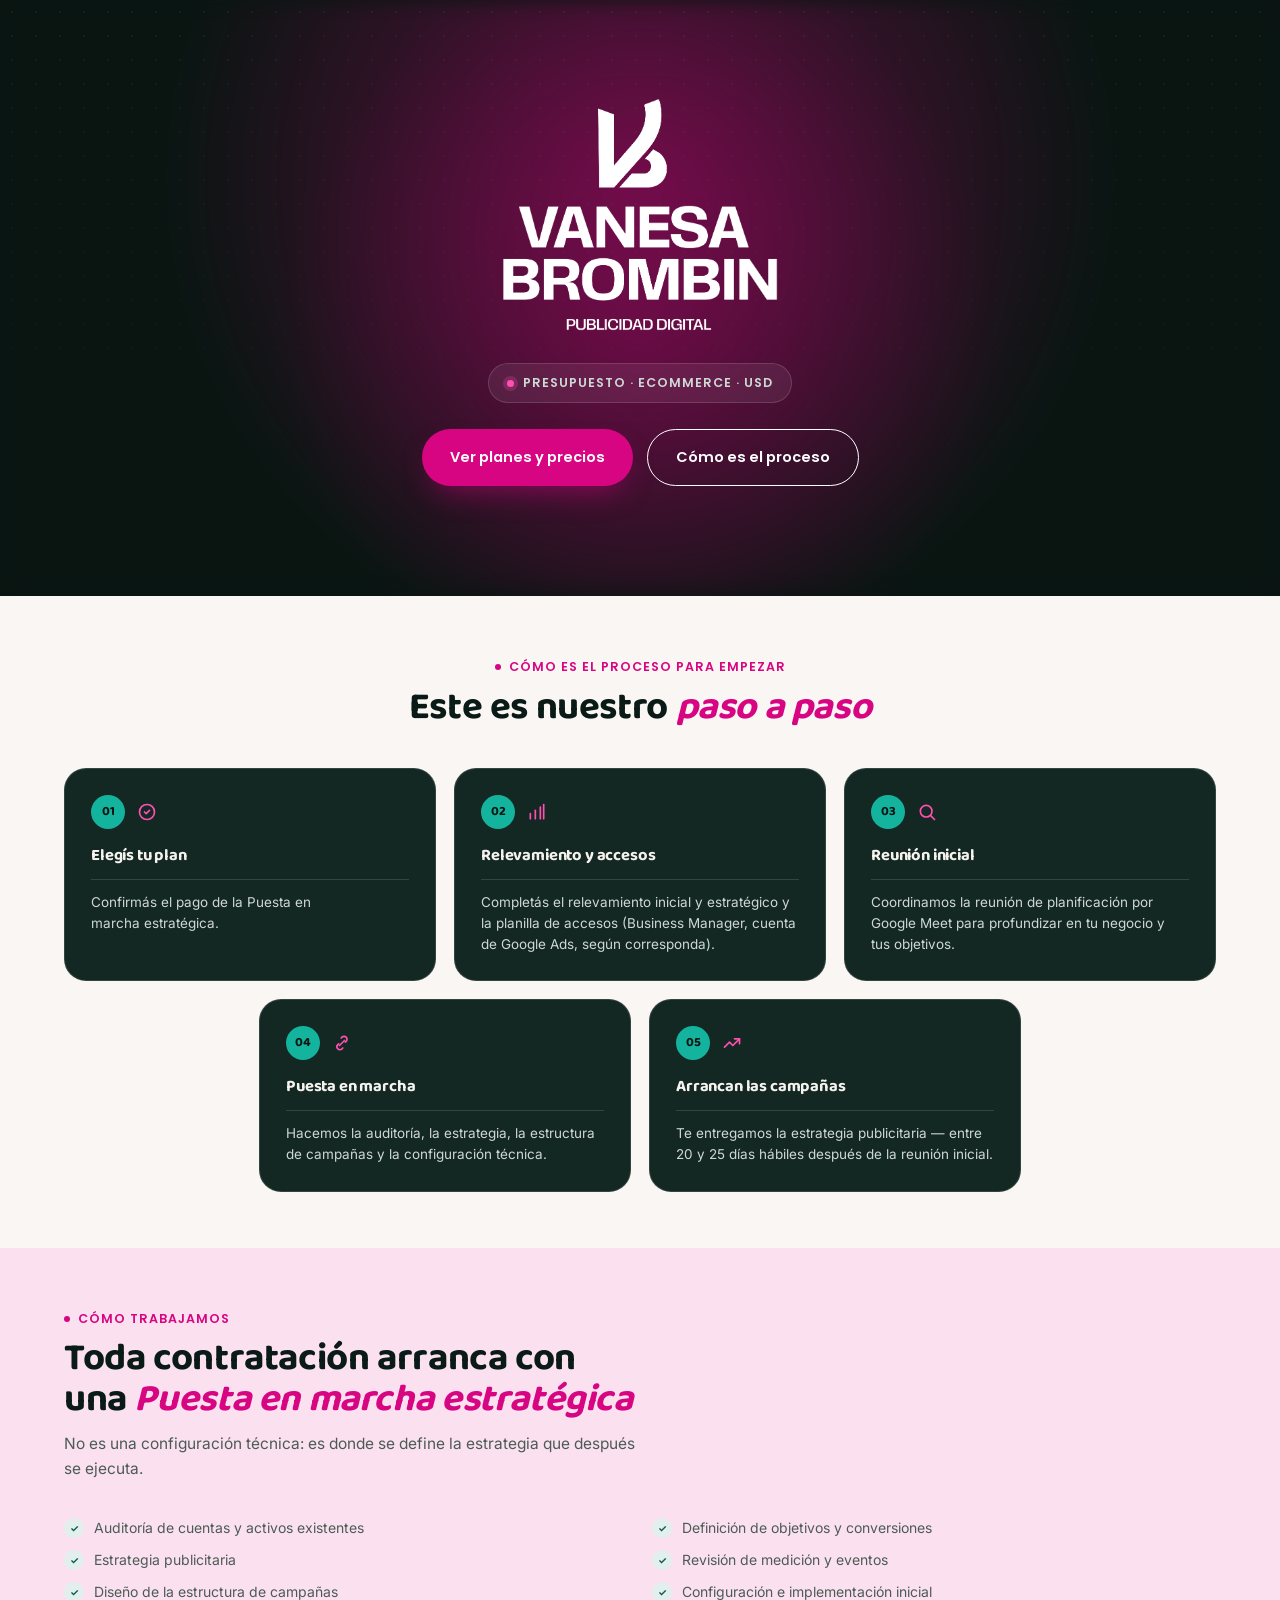
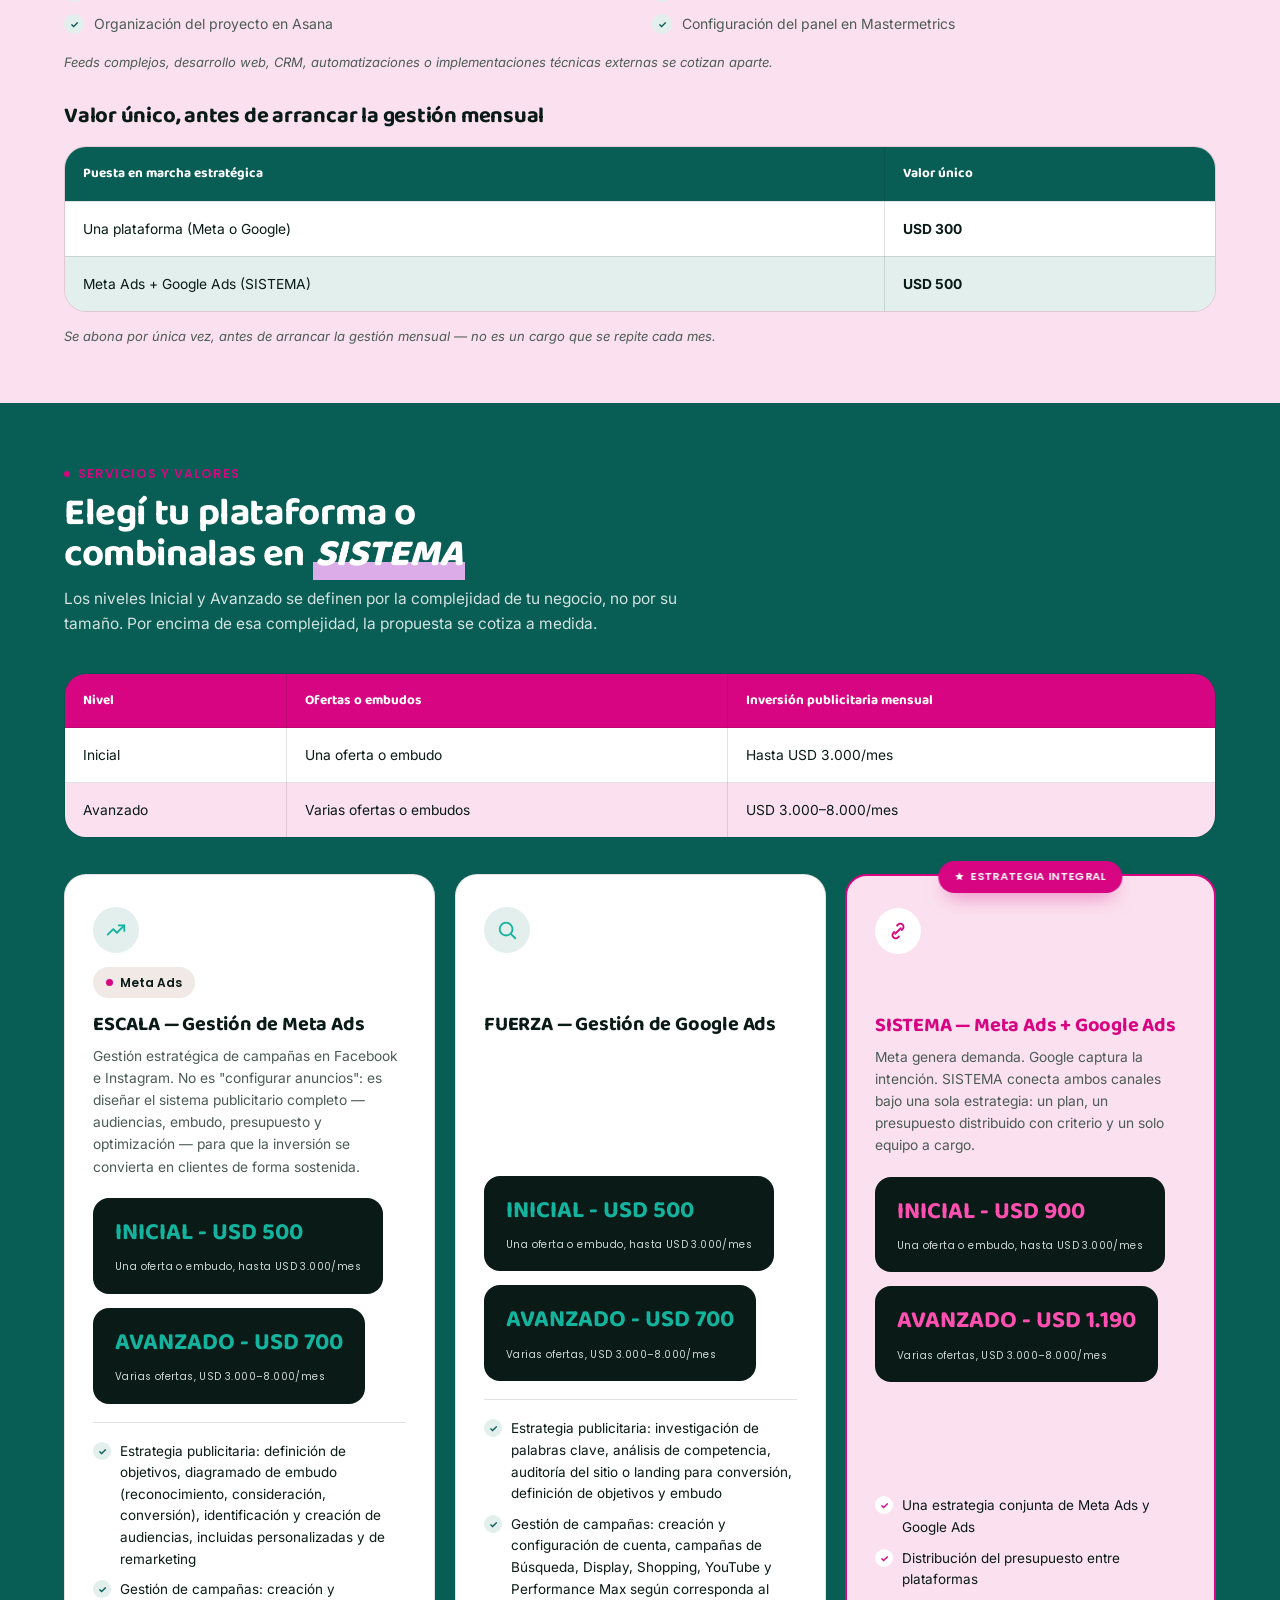
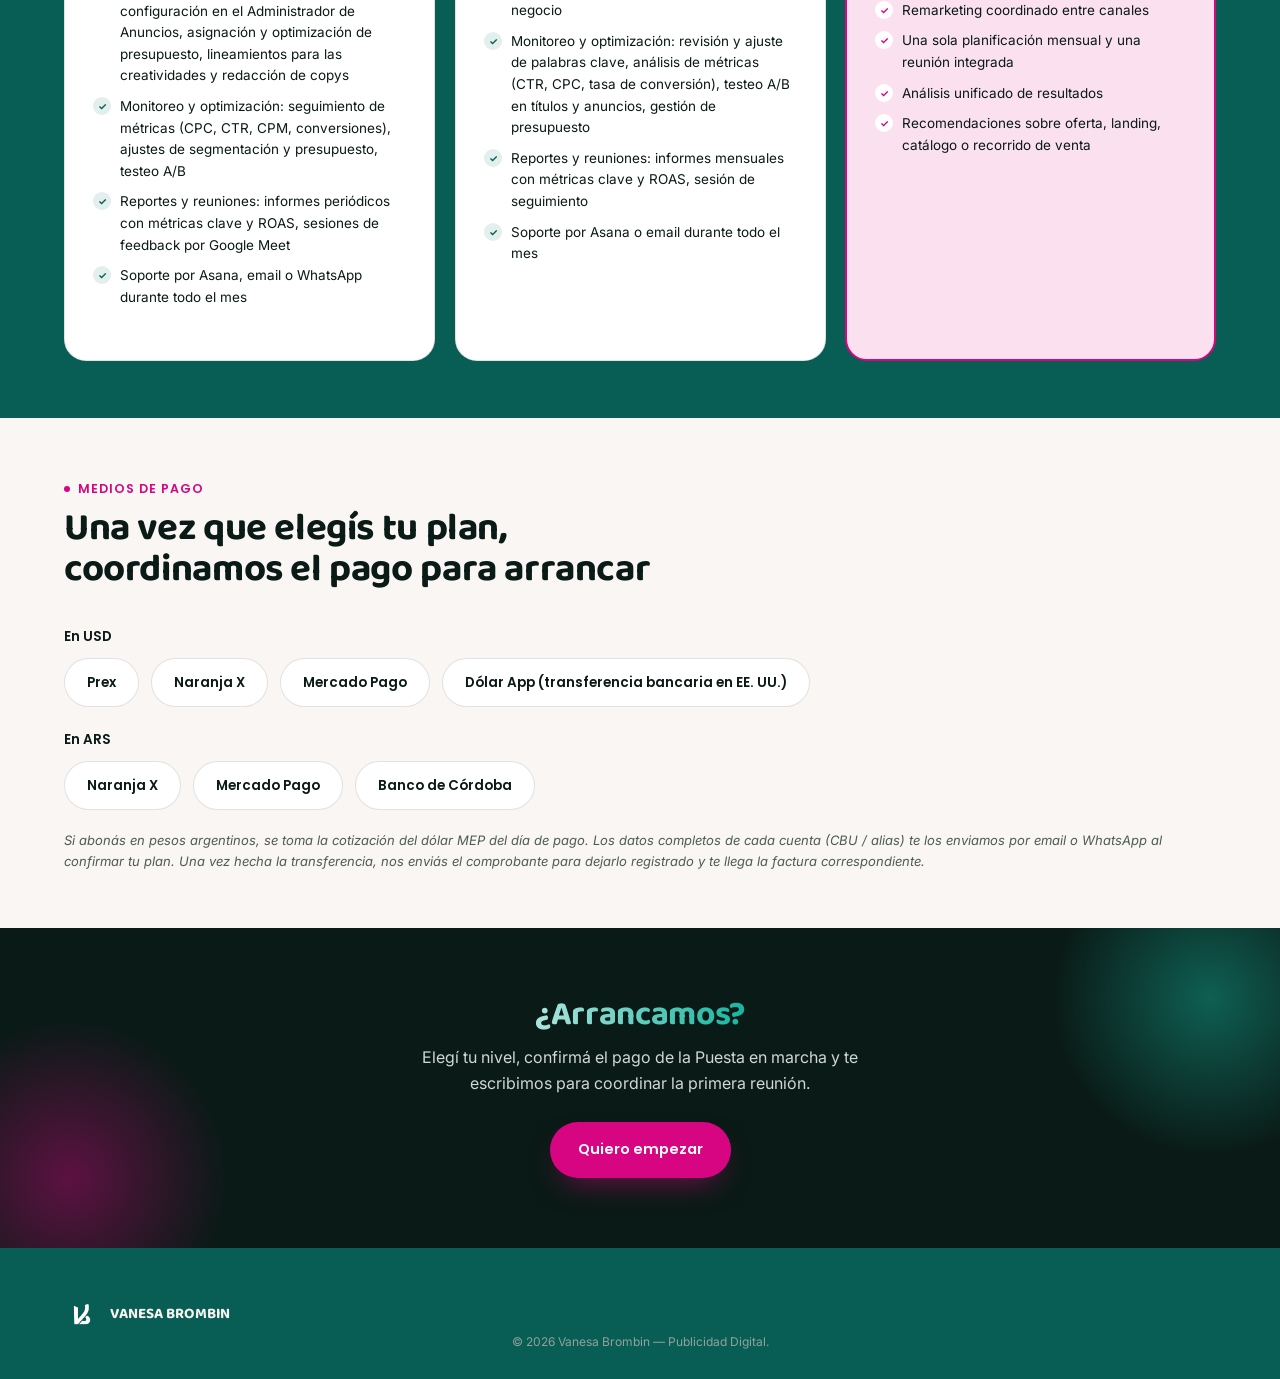
<file: presupuesto-ecommerce.html>
<!doctype html>
<html lang="es">
<head>
<meta charset="UTF-8">
<!-- Meta Pixel Code -->
<script>
!function(f,b,e,v,n,t,s)
{if(f.fbq)return;n=f.fbq=function(){n.callMethod?
n.callMethod.apply(n,arguments):n.queue.push(arguments)};
if(!f._fbq)f._fbq=n;n.push=n;n.loaded=!0;n.version='2.0';
n.queue=[];t=b.createElement(e);t.async=!0;
t.src=v;s=b.getElementsByTagName(e)[0];
s.parentNode.insertBefore(t,s)}(window, document,'script',
'https://connect.facebook.net/en_US/fbevents.js');
fbq('init', '270965109029644');
fbq('track', 'PageView');
</script>
<noscript><img height="1" width="1" style="display:none"
src="https://www.facebook.com/tr?id=270965109029644&ev=PageView&noscript=1"
/></noscript>
<!-- End Meta Pixel Code -->
<!-- Google tag (gtag.js) -->
<script async src="https://www.googletagmanager.com/gtag/js?id=G-KNQDCR1X8G"></script>
<script>
  window.dataLayer = window.dataLayer || [];
  function gtag(){dataLayer.push(arguments);}
  gtag('js', new Date());

  gtag('config', 'G-KNQDCR1X8G');
</script>
<meta name="viewport" content="width=device-width, initial-scale=1.0">
<meta name="robots" content="noindex, nofollow">
<title>Presupuesto · Ecommerce — VB Publicidad Digital</title>
<link rel="preconnect" href="https://fonts.googleapis.com">
<link rel="preconnect" href="https://fonts.gstatic.com" crossorigin>
<link href="https://fonts.googleapis.com/css2?family=Baloo+2:wght@600;700;800&family=Poppins:wght@500;600;700&family=Inter:wght@400;500;600&display=swap" rel="stylesheet">
<link rel="stylesheet" href="styles.css?v=20260826a">
</head>
<body>
<a class="skip-link" href="#main">Saltar al contenido</a>

<main id="main">

<section class="hero">
  <div class="hero-gradient solo-magenta"></div>
  <div class="hero-noise"></div>
  <div class="container">
    <img class="hero-logo-big" src="assets/img/logo-completo-blanco.png" alt="Vanesa Brombin — Publicidad Digital">
    <span class="hero-kicker"><span class="dot" style="background:var(--magenta-bright); box-shadow:0 0 0 4px rgba(255,79,176,.22);"></span>Presupuesto · Ecommerce · USD</span>
    <div class="hero-actions">
      <a class="btn" href="#valores">Ver planes y precios</a>
      <a class="btn ghost" href="#proceso">Cómo es el proceso</a>
    </div>
  </div>
</section>

<section class="section tight" id="proceso">
  <div class="container">
    <div class="section-head center reveal" data-reveal>
      <span class="eyebrow">Cómo es el proceso para empezar</span>
      <h2>Este es nuestro <em style="font-style:italic; color:var(--magenta);">paso a paso</em></h2>
    </div>
    <div class="processgrid five reveal" data-reveal>
      <div class="pstep">
        <div class="pstep-head"><span class="pstep-num">01</span><svg viewBox="0 0 24 24" fill="none" stroke="currentColor" stroke-width="2" stroke-linecap="round" stroke-linejoin="round"><path d="M9 12l2 2 4-4"/><circle cx="12" cy="12" r="9"/></svg></div>
        <h4>Elegís tu plan</h4>
        <p>Confirmás el pago de la Puesta en marcha estratégica.</p>
      </div>
      <div class="pstep">
        <div class="pstep-head"><span class="pstep-num">02</span><svg viewBox="0 0 24 24" fill="none" stroke="currentColor" stroke-width="2" stroke-linecap="round" stroke-linejoin="round"><path d="M4 20V14"/><path d="M10 20V10"/><path d="M16 20V6"/><path d="M20 20V3"/></svg></div>
        <h4>Relevamiento y accesos</h4>
        <p>Completás el relevamiento inicial y estratégico y la planilla de accesos (Business Manager, cuenta de Google Ads, según corresponda).</p>
      </div>
      <div class="pstep">
        <div class="pstep-head"><span class="pstep-num">03</span><svg viewBox="0 0 24 24" fill="none" stroke="currentColor" stroke-width="2" stroke-linecap="round" stroke-linejoin="round"><circle cx="11" cy="11" r="7"/><path d="M21 21l-4.3-4.3"/></svg></div>
        <h4>Reunión inicial</h4>
        <p>Coordinamos la reunión de planificación por Google Meet para profundizar en tu negocio y tus objetivos.</p>
      </div>
      <div class="pstep">
        <div class="pstep-head"><span class="pstep-num">04</span><svg viewBox="0 0 24 24" fill="none" stroke="currentColor" stroke-width="2" stroke-linecap="round" stroke-linejoin="round"><path d="M9 15l6-6"/><path d="M11 6l1-1a3.5 3.5 0 0 1 5 5l-1 1"/><path d="M13 18l-1 1a3.5 3.5 0 0 1-5-5l1-1"/></svg></div>
        <h4>Puesta en marcha</h4>
        <p>Hacemos la auditoría, la estrategia, la estructura de campañas y la configuración técnica.</p>
      </div>
      <div class="pstep">
        <div class="pstep-head"><span class="pstep-num">05</span><svg viewBox="0 0 24 24" fill="none" stroke="currentColor" stroke-width="2" stroke-linecap="round" stroke-linejoin="round"><path d="M3 17l6-6 4 4 8-8"/><path d="M15 7h6v6"/></svg></div>
        <h4>Arrancan las campañas</h4>
        <p>Te entregamos la estrategia publicitaria — entre 20 y 25 días hábiles después de la reunión inicial.</p>
      </div>
    </div>
  </div>
</section>

<section class="section tight on-magenta" id="como-trabajamos">
  <div class="container">
    <div class="section-head reveal" data-reveal>
      <span class="eyebrow">Cómo trabajamos</span>
      <h2>Toda contratación arranca con una <em style="font-style:italic; color:var(--magenta);">Puesta en marcha estratégica</em></h2>
      <p>No es una configuración técnica: es donde se define la estrategia que después se ejecuta.</p>
    </div>
    <ul class="checklist cols2 reveal" data-reveal>
      <li>Auditoría de cuentas y activos existentes</li>
      <li>Definición de objetivos y conversiones</li>
      <li>Estrategia publicitaria</li>
      <li>Revisión de medición y eventos</li>
      <li>Diseño de la estructura de campañas</li>
      <li>Configuración e implementación inicial</li>
      <li>Organización del proyecto en Asana</li>
      <li>Configuración del panel en Mastermetrics</li>
    </ul>
    <p style="font-size:13px; color:var(--ink-soft); font-style:italic; margin-top:18px;">Feeds complejos, desarrollo web, CRM, automatizaciones o implementaciones técnicas externas se cotizan aparte.</p>

    <h3 style="font-size:22px; margin:32px 0 18px;">Valor único, antes de arrancar la gestión mensual</h3>
    <div class="tablewrap reveal" data-reveal>
      <table>
        <thead><tr><th>Puesta en marcha estratégica</th><th>Valor único</th></tr></thead>
        <tbody>
          <tr><td>Una plataforma (Meta o Google)</td><td><b>USD 300</b></td></tr>
          <tr><td>Meta Ads + Google Ads (SISTEMA)</td><td><b>USD 500</b></td></tr>
        </tbody>
      </table>
    </div>
    <p style="font-size:13px; color:var(--ink-soft); font-style:italic; margin-top:14px;">Se abona por única vez, antes de arrancar la gestión mensual — no es un cargo que se repite cada mes.</p>
  </div>
</section>

<section class="section tight on-green on-green-deep" id="valores">
  <div class="container">
    <div class="section-head reveal" data-reveal>
      <span class="eyebrow">Servicios y valores</span>
      <h2>Elegí tu plataforma o combinalas en <span class="hl lila" style="color:#fff;">SISTEMA</span></h2>
      <p>Los niveles Inicial y Avanzado se definen por la complejidad de tu negocio, no por su tamaño. Por encima de esa complejidad, la propuesta se cotiza a medida.</p>
    </div>
    <div class="tablewrap reveal" data-reveal style="margin-bottom:36px;">
      <table>
        <thead><tr><th>Nivel</th><th>Ofertas o embudos</th><th>Inversión publicitaria mensual</th></tr></thead>
        <tbody>
          <tr><td>Inicial</td><td>Una oferta o embudo</td><td>Hasta USD 3.000/mes</td></tr>
          <tr><td>Avanzado</td><td>Varias ofertas o embudos</td><td>USD 3.000–8.000/mes</td></tr>
        </tbody>
      </table>
    </div>
    <div class="cardgrid3">
      <div class="svc reveal" data-reveal data-tilt>
        <div class="svc-icon"><svg viewBox="0 0 24 24" fill="none" stroke="currentColor" stroke-width="2" stroke-linecap="round" stroke-linejoin="round"><path d="M3 17l6-6 4 4 8-8"/><path d="M15 7h6v6"/></svg></div>
        <span class="svc-platform"><span class="dot"></span>Meta Ads</span>
        <h4>ESCALA — Gestión de Meta Ads</h4>
        <p class="desc">Gestión estratégica de campañas en Facebook e Instagram. No es "configurar anuncios": es diseñar el sistema publicitario completo — audiencias, embudo, presupuesto y optimización — para que la inversión se convierta en clientes de forma sostenida.</p>
        <div class="statrow" style="margin:18px 0;">
          <div class="stat"><b>INICIAL - USD 500</b><span>Una oferta o embudo, hasta USD 3.000/mes</span></div>
          <div class="stat"><b>AVANZADO - USD 700</b><span>Varias ofertas, USD 3.000–8.000/mes</span></div>
        </div>
        <ul>
          <li>Estrategia publicitaria: definición de objetivos, diagramado de embudo (reconocimiento, consideración, conversión), identificación y creación de audiencias, incluidas personalizadas y de remarketing</li>
          <li>Gestión de campañas: creación y configuración en el Administrador de Anuncios, asignación y optimización de presupuesto, lineamientos para las creatividades y redacción de copys</li>
          <li>Monitoreo y optimización: seguimiento de métricas (CPC, CTR, CPM, conversiones), ajustes de segmentación y presupuesto, testeo A/B</li>
          <li>Reportes y reuniones: informes periódicos con métricas clave y ROAS, sesiones de feedback por Google Meet</li>
          <li>Soporte por Asana, email o WhatsApp durante todo el mes</li>
        </ul>
      </div>

      <div class="svc reveal" data-reveal data-tilt>
        <div class="svc-icon"><svg viewBox="0 0 24 24" fill="none" stroke="currentColor" stroke-width="2" stroke-linecap="round" stroke-linejoin="round"><circle cx="11" cy="11" r="7"/><path d="M21 21l-4.3-4.3"/></svg></div>
        <span class="svc-platform"><span class="dot g"></span>Google Ads</span>
        <h4>FUERZA — Gestión de Google Ads</h4>
        <p class="desc">Gestión estratégica de campañas en la red de Google. Conecta con clientes que ya están buscando activamente lo que ofrecés — el complemento natural a la demanda que genera Meta.</p>
        <div class="statrow" style="margin:18px 0;">
          <div class="stat"><b>INICIAL - USD 500</b><span>Una oferta o embudo, hasta USD 3.000/mes</span></div>
          <div class="stat"><b>AVANZADO - USD 700</b><span>Varias ofertas, USD 3.000–8.000/mes</span></div>
        </div>
        <ul>
          <li>Estrategia publicitaria: investigación de palabras clave, análisis de competencia, auditoría del sitio o landing para conversión, definición de objetivos y embudo</li>
          <li>Gestión de campañas: creación y configuración de cuenta, campañas de Búsqueda, Display, Shopping, YouTube y Performance Max según corresponda al negocio</li>
          <li>Monitoreo y optimización: revisión y ajuste de palabras clave, análisis de métricas (CTR, CPC, tasa de conversión), testeo A/B en títulos y anuncios, gestión de presupuesto</li>
          <li>Reportes y reuniones: informes mensuales con métricas clave y ROAS, sesión de seguimiento</li>
          <li>Soporte por Asana o email durante todo el mes</li>
        </ul>
      </div>

      <div class="svc hi reveal" data-reveal data-tilt>
        <span class="svc-badge"><svg viewBox="0 0 24 24" fill="currentColor"><path d="M12 2l2.9 6.6 7.1.6-5.4 4.7 1.7 7-6.3-3.8L5.7 21l1.7-7-5.4-4.7 7.1-.6z"/></svg>Estrategia integral</span>
        <div class="svc-icon"><svg viewBox="0 0 24 24" fill="none" stroke="currentColor" stroke-width="2" stroke-linecap="round" stroke-linejoin="round"><path d="M9 15l6-6"/><path d="M11 6l1-1a3.5 3.5 0 0 1 5 5l-1 1"/><path d="M13 18l-1 1a3.5 3.5 0 0 1-5-5l1-1"/></svg></div>
        <span class="svc-platform"><span class="dot"></span>Meta Ads<span class="dot g" style="margin-left:6px;"></span>Google Ads</span>
        <h4>SISTEMA — Meta Ads + Google Ads</h4>
        <p class="desc">Meta genera demanda. Google captura la intención. SISTEMA conecta ambos canales bajo una sola estrategia: un plan, un presupuesto distribuido con criterio y un solo equipo a cargo.</p>
        <div class="statrow" style="margin:18px 0;">
          <div class="stat m"><b>INICIAL - USD 900</b><span>Una oferta o embudo, hasta USD 3.000/mes</span></div>
          <div class="stat m"><b>AVANZADO - USD 1.190</b><span>Varias ofertas, USD 3.000–8.000/mes</span></div>
        </div>
        <p style="font-size:12.5px; color:var(--ink-soft); font-style:italic; margin-bottom:16px;">Incluye 10% de descuento en Inicial y 15% en Avanzado sobre la suma de ambos servicios por separado.</p>
        <ul>
          <li>Una estrategia conjunta de Meta Ads y Google Ads</li>
          <li>Distribución del presupuesto entre plataformas</li>
          <li>Remarketing coordinado entre canales</li>
          <li>Una sola planificación mensual y una reunión integrada</li>
          <li>Análisis unificado de resultados</li>
          <li>Recomendaciones sobre oferta, landing, catálogo o recorrido de venta</li>
        </ul>
      </div>
    </div>
  </div>
</section>

<section class="section tight" id="pago">
  <div class="container">
    <div class="section-head reveal" data-reveal>
      <span class="eyebrow">Medios de pago</span>
      <h2>Una vez que elegís tu plan, coordinamos el pago para arrancar</h2>
    </div>
    <div class="reveal" data-reveal>
      <p style="font-family:var(--font-label); font-weight:600; font-size:13.5px; color:var(--ink); margin-bottom:10px;">En USD</p>
      <div class="badgerow" style="margin-bottom:22px;">
        <span class="badge">Prex</span>
        <span class="badge">Naranja X</span>
        <span class="badge">Mercado Pago</span>
        <span class="badge">Dólar App (transferencia bancaria en EE. UU.)</span>      </div>
      <p style="font-family:var(--font-label); font-weight:600; font-size:13.5px; color:var(--ink); margin-bottom:10px;">En ARS</p>
      <div class="badgerow">
        <span class="badge">Naranja X</span>
        <span class="badge">Mercado Pago</span>
        <span class="badge">Banco de Córdoba</span>
      </div>
      <p style="font-size:13px; color:var(--ink-soft); font-style:italic; margin-top:20px;">Si abonás en pesos argentinos, se toma la cotización del dólar MEP del día de pago. Los datos completos de cada cuenta (CBU / alias) te los enviamos por email o WhatsApp al confirmar tu plan. Una vez hecha la transferencia, nos enviás el comprobante para dejarlo registrado y te llega la factura correspondiente.</p>
    </div>
  </div>
</section>

<div class="closer">
  <h3>¿Arrancamos?</h3>
  <p>Elegí tu nivel, confirmá el pago de la Puesta en marcha y te escribimos para coordinar la primera reunión.</p>
  <a class="btn" href="https://api.whatsapp.com/send?phone=5493518024410&text=Hola%20Vane%2C%20quiero%20empezar%20con%20mi%20plan%20de%20Ecommerce" target="_blank" rel="noopener">Quiero empezar</a>
</div>

</main>

<footer class="sitefooter">
  <div class="container">
    <a class="brand" href="index.html"><img src="assets/img/logo-blanco.png" alt="Vanesa Brombin — Publicidad Digital">VANESA BROMBIN</a>
  </div>
  <p class="footnote" style="border-top:none; margin-top:0; padding-top:0;">© 2026 Vanesa Brombin — Publicidad Digital.</p>
</footer>

<script defer src="lib/gsap.min.js"></script>
<script defer src="lib/ScrollTrigger.min.js"></script>
<script defer src="main.js?v=20260826a"></script>
</body>
</html>
</file>
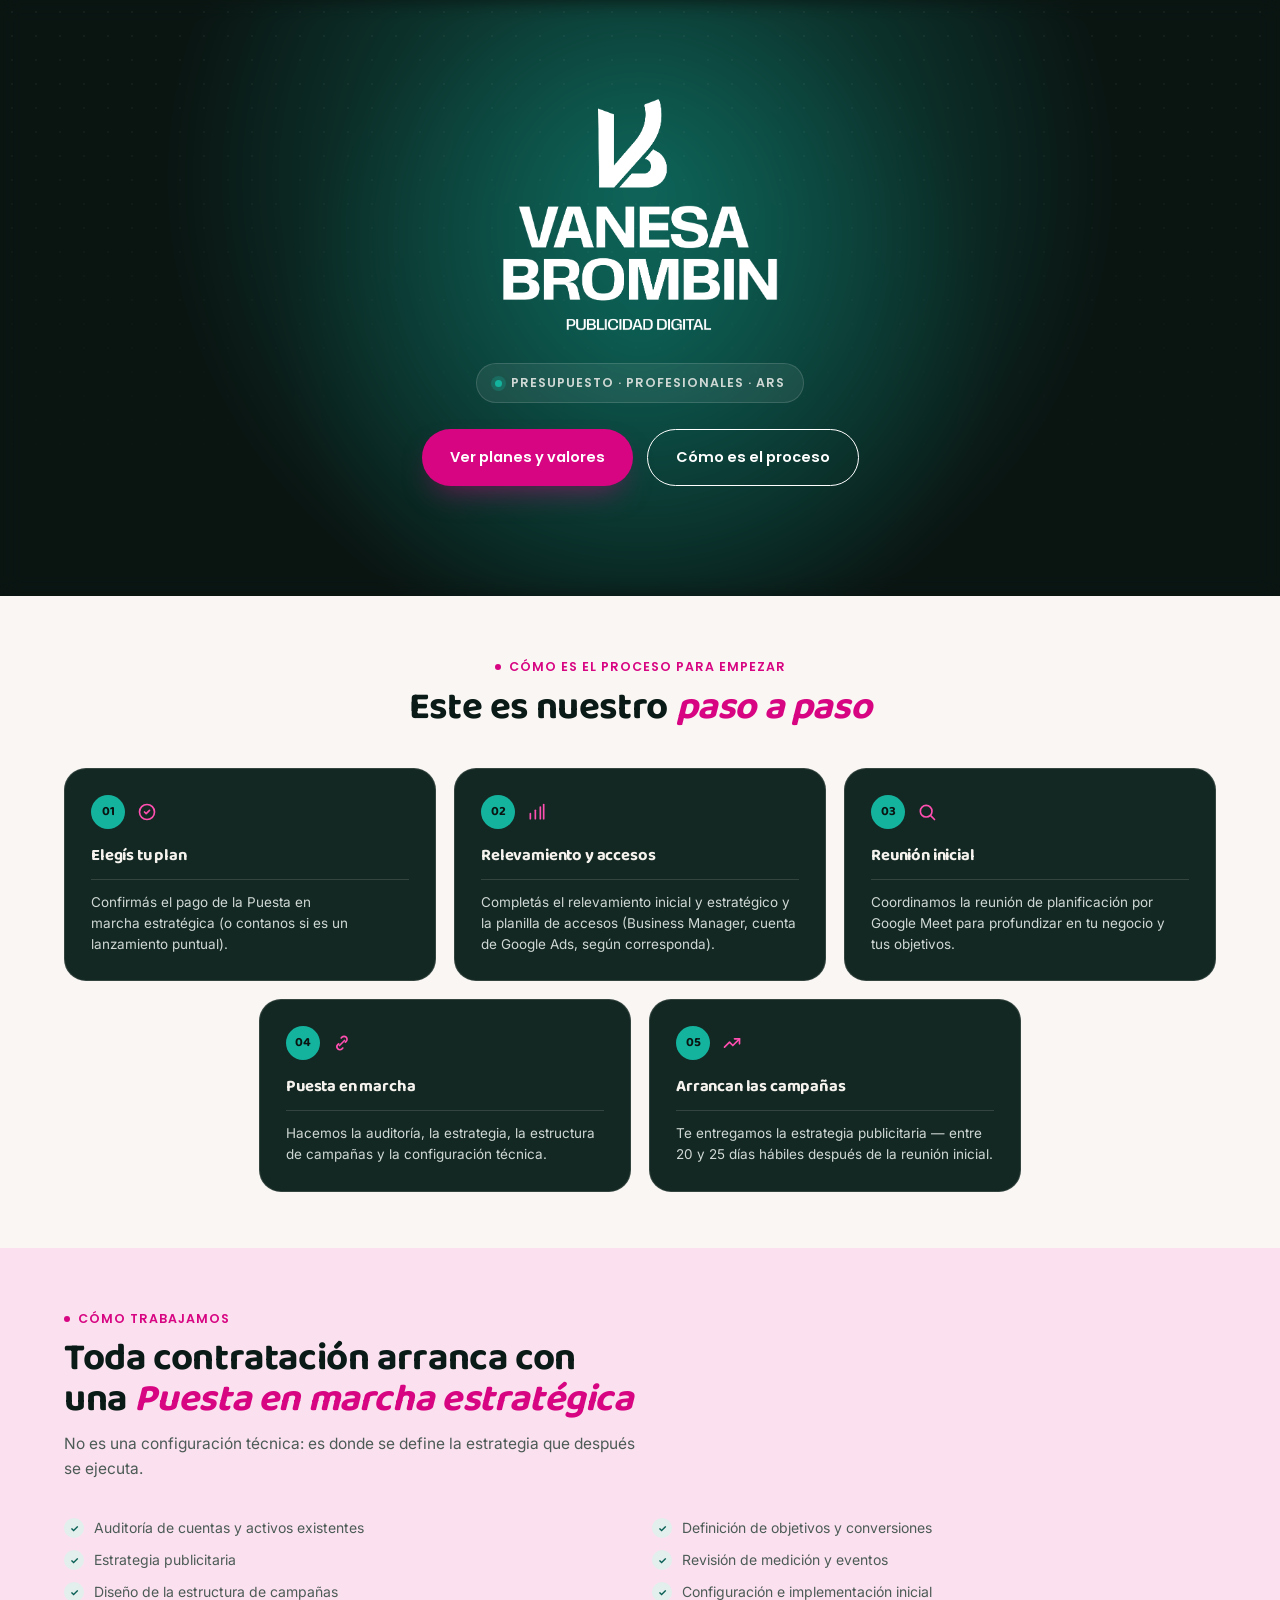
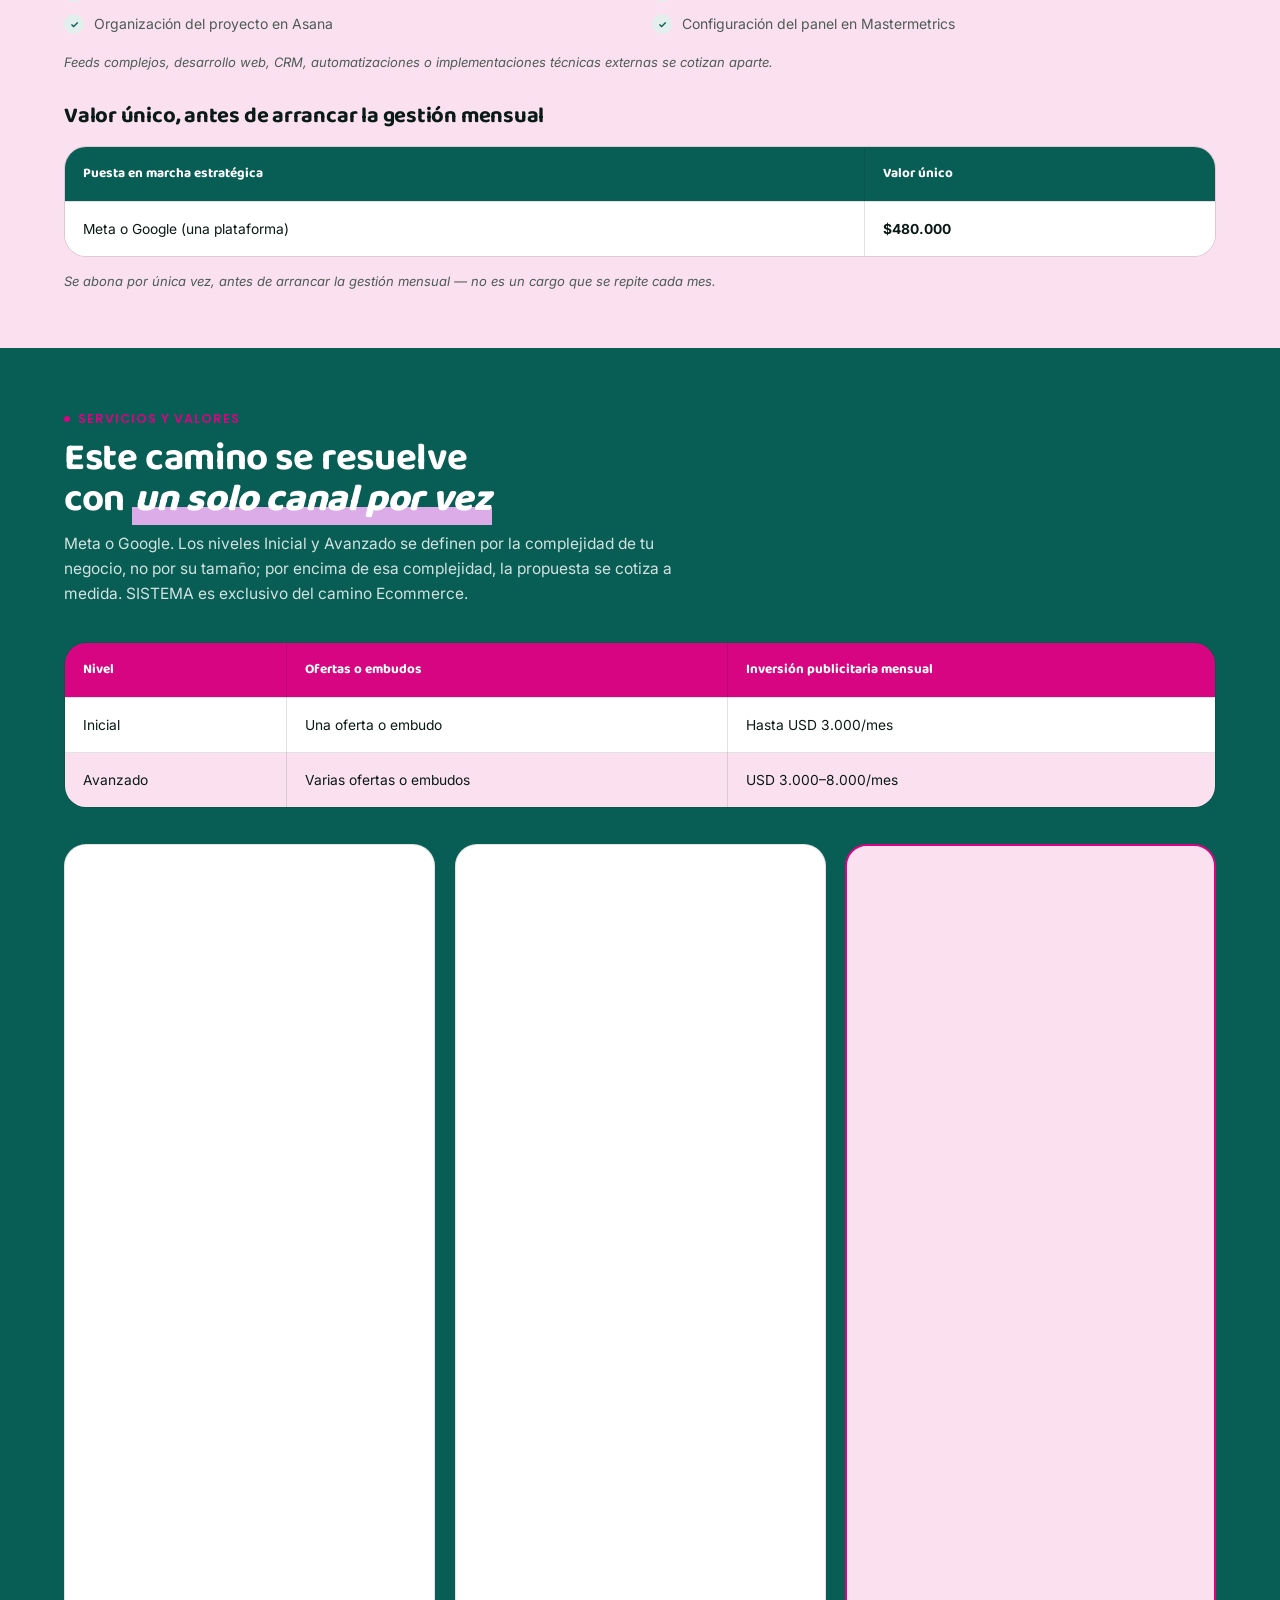
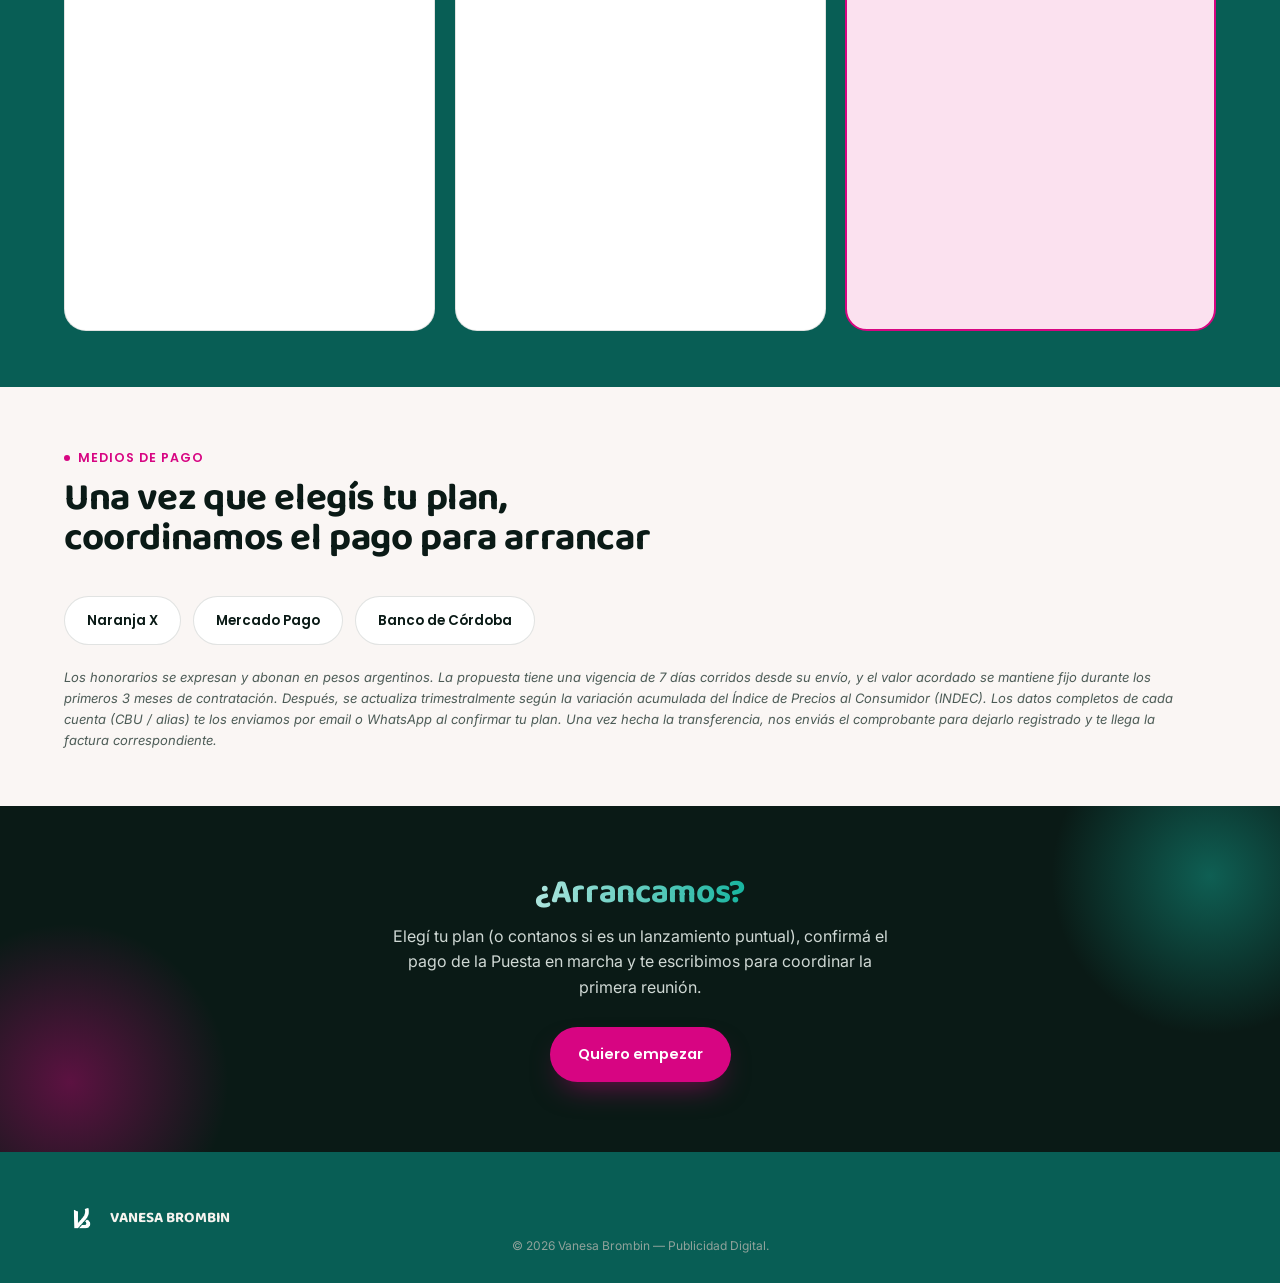
<file: presupuesto-infoproductos-ars.html>
<!doctype html>
<html lang="es">
<head>
<meta charset="UTF-8">
<!-- Meta Pixel Code -->
<script>
!function(f,b,e,v,n,t,s)
{if(f.fbq)return;n=f.fbq=function(){n.callMethod?
n.callMethod.apply(n,arguments):n.queue.push(arguments)};
if(!f._fbq)f._fbq=n;n.push=n;n.loaded=!0;n.version='2.0';
n.queue=[];t=b.createElement(e);t.async=!0;
t.src=v;s=b.getElementsByTagName(e)[0];
s.parentNode.insertBefore(t,s)}(window, document,'script',
'https://connect.facebook.net/en_US/fbevents.js');
fbq('init', '270965109029644');
fbq('track', 'PageView');
</script>
<noscript><img height="1" width="1" style="display:none"
src="https://www.facebook.com/tr?id=270965109029644&ev=PageView&noscript=1"
/></noscript>
<!-- End Meta Pixel Code -->
<!-- Google tag (gtag.js) -->
<script async src="https://www.googletagmanager.com/gtag/js?id=G-KNQDCR1X8G"></script>
<script>
  window.dataLayer = window.dataLayer || [];
  function gtag(){dataLayer.push(arguments);}
  gtag('js', new Date());

  gtag('config', 'G-KNQDCR1X8G');
</script>
<meta name="viewport" content="width=device-width, initial-scale=1.0">
<meta name="robots" content="noindex, nofollow">
<title>Presupuesto · Profesionales e Infoproductos (ARS) — VB Publicidad Digital</title>
<link rel="preconnect" href="https://fonts.googleapis.com">
<link rel="preconnect" href="https://fonts.gstatic.com" crossorigin>
<link href="https://fonts.googleapis.com/css2?family=Baloo+2:wght@600;700;800&family=Poppins:wght@500;600;700&family=Inter:wght@400;500;600&display=swap" rel="stylesheet">
<link rel="stylesheet" href="styles.css?v=20260826a">
</head>
<body>
<a class="skip-link" href="#main">Saltar al contenido</a>

<main id="main">

<section class="hero">
  <div class="hero-gradient solo-green"></div>
  <div class="hero-noise"></div>
  <div class="container">
    <img class="hero-logo-big" src="assets/img/logo-completo-blanco.png" alt="Vanesa Brombin — Publicidad Digital">
    <span class="hero-kicker"><span class="dot"></span>Presupuesto · Profesionales · ARS</span>
    <div class="hero-actions">
      <a class="btn" href="#valores">Ver planes y valores</a>
      <a class="btn ghost" href="#proceso">Cómo es el proceso</a>
    </div>
  </div>
</section>

<section class="section tight" id="proceso">
  <div class="container">
    <div class="section-head center reveal" data-reveal>
      <span class="eyebrow">Cómo es el proceso para empezar</span>
      <h2>Este es nuestro <em style="font-style:italic; color:var(--magenta);">paso a paso</em></h2>
    </div>
    <div class="processgrid five reveal" data-reveal>
      <div class="pstep">
        <div class="pstep-head"><span class="pstep-num">01</span><svg viewBox="0 0 24 24" fill="none" stroke="currentColor" stroke-width="2" stroke-linecap="round" stroke-linejoin="round"><path d="M9 12l2 2 4-4"/><circle cx="12" cy="12" r="9"/></svg></div>
        <h4>Elegís tu plan</h4>
        <p>Confirmás el pago de la Puesta en marcha estratégica (o contanos si es un lanzamiento puntual).</p>
      </div>
      <div class="pstep">
        <div class="pstep-head"><span class="pstep-num">02</span><svg viewBox="0 0 24 24" fill="none" stroke="currentColor" stroke-width="2" stroke-linecap="round" stroke-linejoin="round"><path d="M4 20V14"/><path d="M10 20V10"/><path d="M16 20V6"/><path d="M20 20V3"/></svg></div>
        <h4>Relevamiento y accesos</h4>
        <p>Completás el relevamiento inicial y estratégico y la planilla de accesos (Business Manager, cuenta de Google Ads, según corresponda).</p>
      </div>
      <div class="pstep">
        <div class="pstep-head"><span class="pstep-num">03</span><svg viewBox="0 0 24 24" fill="none" stroke="currentColor" stroke-width="2" stroke-linecap="round" stroke-linejoin="round"><circle cx="11" cy="11" r="7"/><path d="M21 21l-4.3-4.3"/></svg></div>
        <h4>Reunión inicial</h4>
        <p>Coordinamos la reunión de planificación por Google Meet para profundizar en tu negocio y tus objetivos.</p>
      </div>
      <div class="pstep">
        <div class="pstep-head"><span class="pstep-num">04</span><svg viewBox="0 0 24 24" fill="none" stroke="currentColor" stroke-width="2" stroke-linecap="round" stroke-linejoin="round"><path d="M9 15l6-6"/><path d="M11 6l1-1a3.5 3.5 0 0 1 5 5l-1 1"/><path d="M13 18l-1 1a3.5 3.5 0 0 1-5-5l1-1"/></svg></div>
        <h4>Puesta en marcha</h4>
        <p>Hacemos la auditoría, la estrategia, la estructura de campañas y la configuración técnica.</p>
      </div>
      <div class="pstep">
        <div class="pstep-head"><span class="pstep-num">05</span><svg viewBox="0 0 24 24" fill="none" stroke="currentColor" stroke-width="2" stroke-linecap="round" stroke-linejoin="round"><path d="M3 17l6-6 4 4 8-8"/><path d="M15 7h6v6"/></svg></div>
        <h4>Arrancan las campañas</h4>
        <p>Te entregamos la estrategia publicitaria — entre 20 y 25 días hábiles después de la reunión inicial.</p>
      </div>
    </div>
  </div>
</section>

<section class="section tight on-magenta" id="como-trabajamos">
  <div class="container">
    <div class="section-head reveal" data-reveal>
      <span class="eyebrow">Cómo trabajamos</span>
      <h2>Toda contratación arranca con una <em style="font-style:italic; color:var(--magenta);">Puesta en marcha estratégica</em></h2>
      <p>No es una configuración técnica: es donde se define la estrategia que después se ejecuta.</p>
    </div>
    <ul class="checklist cols2 reveal" data-reveal>
      <li>Auditoría de cuentas y activos existentes</li>
      <li>Definición de objetivos y conversiones</li>
      <li>Estrategia publicitaria</li>
      <li>Revisión de medición y eventos</li>
      <li>Diseño de la estructura de campañas</li>
      <li>Configuración e implementación inicial</li>
      <li>Organización del proyecto en Asana</li>
      <li>Configuración del panel en Mastermetrics</li>
    </ul>
    <p style="font-size:13px; color:var(--ink-soft); font-style:italic; margin-top:18px;">Feeds complejos, desarrollo web, CRM, automatizaciones o implementaciones técnicas externas se cotizan aparte.</p>

    <h3 style="font-size:22px; margin:32px 0 18px;">Valor único, antes de arrancar la gestión mensual</h3>
    <div class="tablewrap reveal" data-reveal>
      <table>
        <thead><tr><th>Puesta en marcha estratégica</th><th>Valor único</th></tr></thead>
        <tbody>
          <tr><td>Meta o Google (una plataforma)</td><td><b>$480.000</b></td></tr>
        </tbody>
      </table>
    </div>
    <p style="font-size:13px; color:var(--ink-soft); font-style:italic; margin-top:14px;">Se abona por única vez, antes de arrancar la gestión mensual — no es un cargo que se repite cada mes.</p>
  </div>
</section>

<section class="section tight on-green on-green-deep" id="valores">
  <div class="container">
    <div class="section-head reveal" data-reveal>
      <span class="eyebrow">Servicios y valores</span>
      <h2>Este camino se resuelve con <span class="hl lila" style="color:#fff;">un solo canal por vez</span></h2>
      <p>Meta o Google. Los niveles Inicial y Avanzado se definen por la complejidad de tu negocio, no por su tamaño; por encima de esa complejidad, la propuesta se cotiza a medida. SISTEMA es exclusivo del camino Ecommerce.</p>
    </div>
    <div class="tablewrap reveal" data-reveal style="margin-bottom:36px;">
      <table>
        <thead><tr><th>Nivel</th><th>Ofertas o embudos</th><th>Inversión publicitaria mensual</th></tr></thead>
        <tbody>
          <tr><td>Inicial</td><td>Una oferta o embudo</td><td>Hasta USD 3.000/mes</td></tr>
          <tr><td>Avanzado</td><td>Varias ofertas o embudos</td><td>USD 3.000–8.000/mes</td></tr>
        </tbody>
      </table>
    </div>
    <div class="cardgrid3">
      <div class="svc reveal" data-reveal data-tilt>
        <div class="svc-icon"><svg viewBox="0 0 24 24" fill="none" stroke="currentColor" stroke-width="2" stroke-linecap="round" stroke-linejoin="round"><path d="M3 17l6-6 4 4 8-8"/><path d="M15 7h6v6"/></svg></div>
        <span class="svc-platform"><span class="dot"></span>Meta Ads</span>
        <h4>ESCALA — Gestión de Meta Ads</h4>
        <p class="desc">Gestión estratégica de campañas en Facebook e Instagram. No es "configurar anuncios": es diseñar el sistema publicitario completo — audiencias, embudo, presupuesto y optimización — para que la inversión se convierta en clientes de forma sostenida.</p>
        <div class="statrow" style="margin:18px 0;">
          <div class="stat"><b>INICIAL - $650.000</b><span>Una oferta o embudo, hasta USD 3.000/mes</span></div>
          <div class="stat"><b>AVANZADO - $950.000</b><span>Varias ofertas, USD 3.000–8.000/mes</span></div>
        </div>
        <ul>
          <li>Estrategia publicitaria: definición de objetivos, diagramado de embudo (reconocimiento, consideración, conversión), identificación y creación de audiencias, incluidas personalizadas y de remarketing</li>
          <li>Gestión de campañas: creación y configuración en el Administrador de Anuncios, asignación y optimización de presupuesto, lineamientos para las creatividades y redacción de copys</li>
          <li>Monitoreo y optimización: seguimiento de métricas (CPC, CTR, CPM, conversiones), ajustes de segmentación y presupuesto, testeo A/B</li>
          <li>Reportes y reuniones: informes periódicos con métricas clave y ROAS, sesiones de feedback por Google Meet</li>
          <li>Soporte por Asana, email o WhatsApp durante todo el mes</li>
        </ul>
      </div>

      <div class="svc reveal" data-reveal data-tilt>
        <div class="svc-icon"><svg viewBox="0 0 24 24" fill="none" stroke="currentColor" stroke-width="2" stroke-linecap="round" stroke-linejoin="round"><circle cx="11" cy="11" r="7"/><path d="M21 21l-4.3-4.3"/></svg></div>
        <span class="svc-platform"><span class="dot g"></span>Google Ads</span>
        <h4>FUERZA — Gestión de Google Ads</h4>
        <p class="desc">Gestión estratégica de campañas en la red de Google. Conecta con clientes que ya están buscando activamente lo que ofrecés — el complemento natural a la demanda que genera Meta.</p>
        <div class="statrow" style="margin:18px 0;">
          <div class="stat"><b>INICIAL - $650.000</b><span>Una oferta o embudo, hasta USD 3.000/mes</span></div>
          <div class="stat"><b>AVANZADO - $950.000</b><span>Varias ofertas, USD 3.000–8.000/mes</span></div>
        </div>
        <ul>
          <li>Estrategia publicitaria: investigación de palabras clave, análisis de competencia, auditoría del sitio o landing para conversión, definición de objetivos y embudo</li>
          <li>Gestión de campañas: creación y configuración de cuenta, campañas de Búsqueda, Display, Shopping, YouTube y Performance Max según corresponda al negocio</li>
          <li>Monitoreo y optimización: revisión y ajuste de palabras clave, análisis de métricas (CTR, CPC, tasa de conversión), testeo A/B en títulos y anuncios, gestión de presupuesto</li>
          <li>Reportes y reuniones: informes mensuales con métricas clave y ROAS, sesión de seguimiento</li>
          <li>Soporte por Asana o email durante todo el mes</li>
        </ul>
      </div>

      <div class="svc hi reveal" data-reveal data-tilt>
        <span class="svc-badge"><svg viewBox="0 0 24 24" fill="currentColor"><path d="M12 2l2.9 6.6 7.1.6-5.4 4.7 1.7 7-6.3-3.8L5.7 21l1.7-7-5.4-4.7 7.1-.6z"/></svg>Proyecto puntual</span>
        <div class="svc-icon"><svg viewBox="0 0 24 24" fill="none" stroke="currentColor" stroke-width="2" stroke-linecap="round" stroke-linejoin="round"><path d="M12 2l2.9 6.6 7.1.6-5.4 4.7 1.7 7-6.3-3.8L5.7 21l1.7-7-5.4-4.7 7.1-.6z"/></svg></div>
        <span class="svc-platform"><span class="dot"></span>Meta Ads o Google Ads</span>
        <h4>LANZAMIENTO DIGITAL</h4>
        <p class="desc">Para quien llega por un lanzamiento puntual, no por gestión continua. No tiene tabla de precios propia: es un contrato Avanzado, contratado como proyecto acotado en el tiempo.</p>
        <div class="statrow" style="justify-content:center; margin:18px 0;">
          <div class="stat m"><b>AVANZADO - $950.000</b><span>Siempre avanzado · + valor de proyecto a definir según alcance</span></div>
        </div>
        <ul>
          <li>Se clasifica siempre como Avanzado, independientemente de tu inversión previa</li>
          <li>Se contrata como proyecto de 8 a 12 semanas, no como mensualidad abierta</li>
          <li>Sigue la misma Puesta en marcha estratégica y el mismo método (Asana, Mastermetrics) que el resto de la gestión</li>
        </ul>
      </div>
    </div>
  </div>
</section>

<section class="section tight" id="pago">
  <div class="container">
    <div class="section-head reveal" data-reveal>
      <span class="eyebrow">Medios de pago</span>
      <h2>Una vez que elegís tu plan, coordinamos el pago para arrancar</h2>
    </div>
    <div class="reveal" data-reveal>
      <div class="badgerow" style="margin-bottom:22px;">
        <span class="badge">Naranja X</span>
        <span class="badge">Mercado Pago</span>
        <span class="badge">Banco de Córdoba</span>
      </div>
      <p style="font-size:13px; color:var(--ink-soft); font-style:italic; margin-top:20px;">Los honorarios se expresan y abonan en pesos argentinos. La propuesta tiene una vigencia de 7 días corridos desde su envío, y el valor acordado se mantiene fijo durante los primeros 3 meses de contratación. Después, se actualiza trimestralmente según la variación acumulada del Índice de Precios al Consumidor (INDEC). Los datos completos de cada cuenta (CBU / alias) te los enviamos por email o WhatsApp al confirmar tu plan. Una vez hecha la transferencia, nos enviás el comprobante para dejarlo registrado y te llega la factura correspondiente.</p>
    </div>
  </div>
</section>

<div class="closer">
  <h3>¿Arrancamos?</h3>
  <p>Elegí tu plan (o contanos si es un lanzamiento puntual), confirmá el pago de la Puesta en marcha y te escribimos para coordinar la primera reunión.</p>
  <a class="btn" href="https://api.whatsapp.com/send?phone=5493518024410&text=Hola%20Vane%2C%20quiero%20empezar%20con%20mi%20plan%20de%20Profesionales%2FInfoproductos" target="_blank" rel="noopener">Quiero empezar</a>
</div>

</main>

<footer class="sitefooter">
  <div class="container">
    <a class="brand" href="index.html"><img src="assets/img/logo-blanco.png" alt="Vanesa Brombin — Publicidad Digital">VANESA BROMBIN</a>
  </div>
  <p class="footnote" style="border-top:none; margin-top:0; padding-top:0;">© 2026 Vanesa Brombin — Publicidad Digital.</p>
</footer>

<script defer src="lib/gsap.min.js"></script>
<script defer src="lib/ScrollTrigger.min.js"></script>
<script defer src="main.js?v=20260826a"></script>
</body>
</html>
</file>
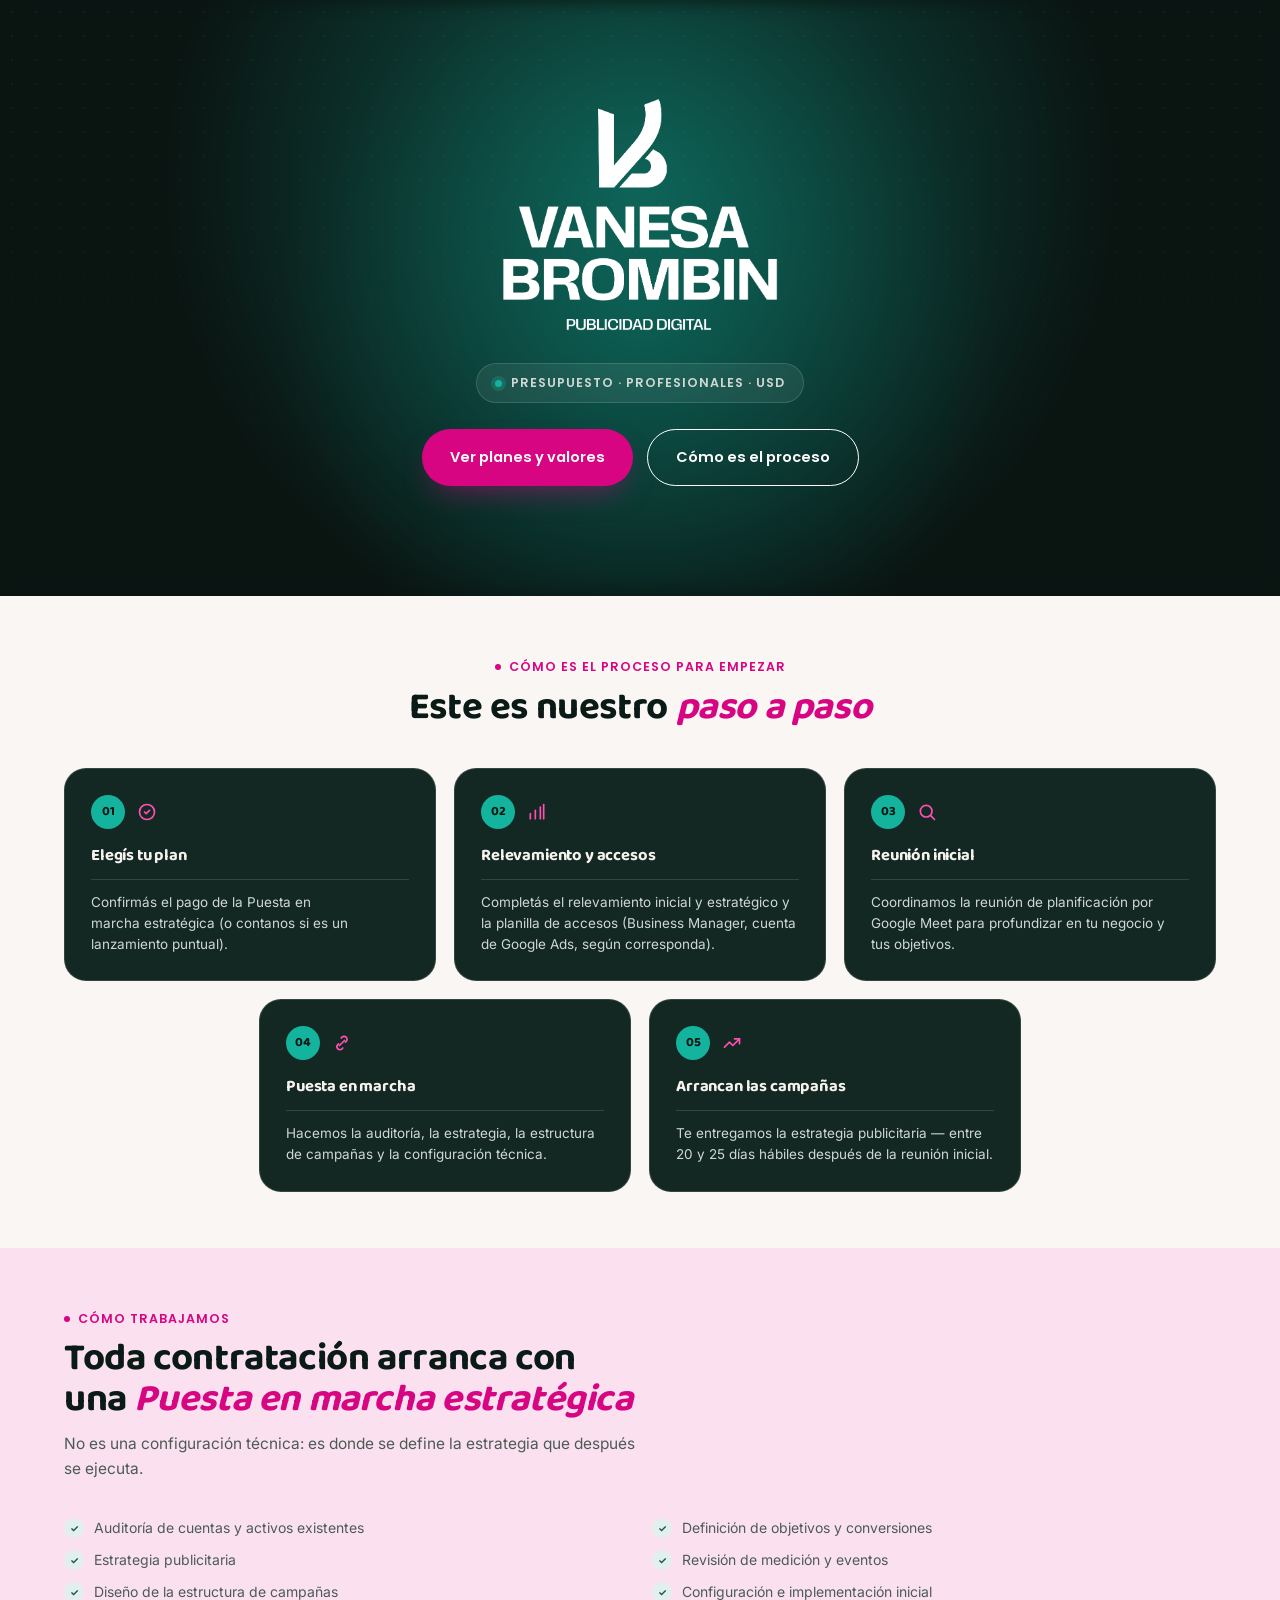
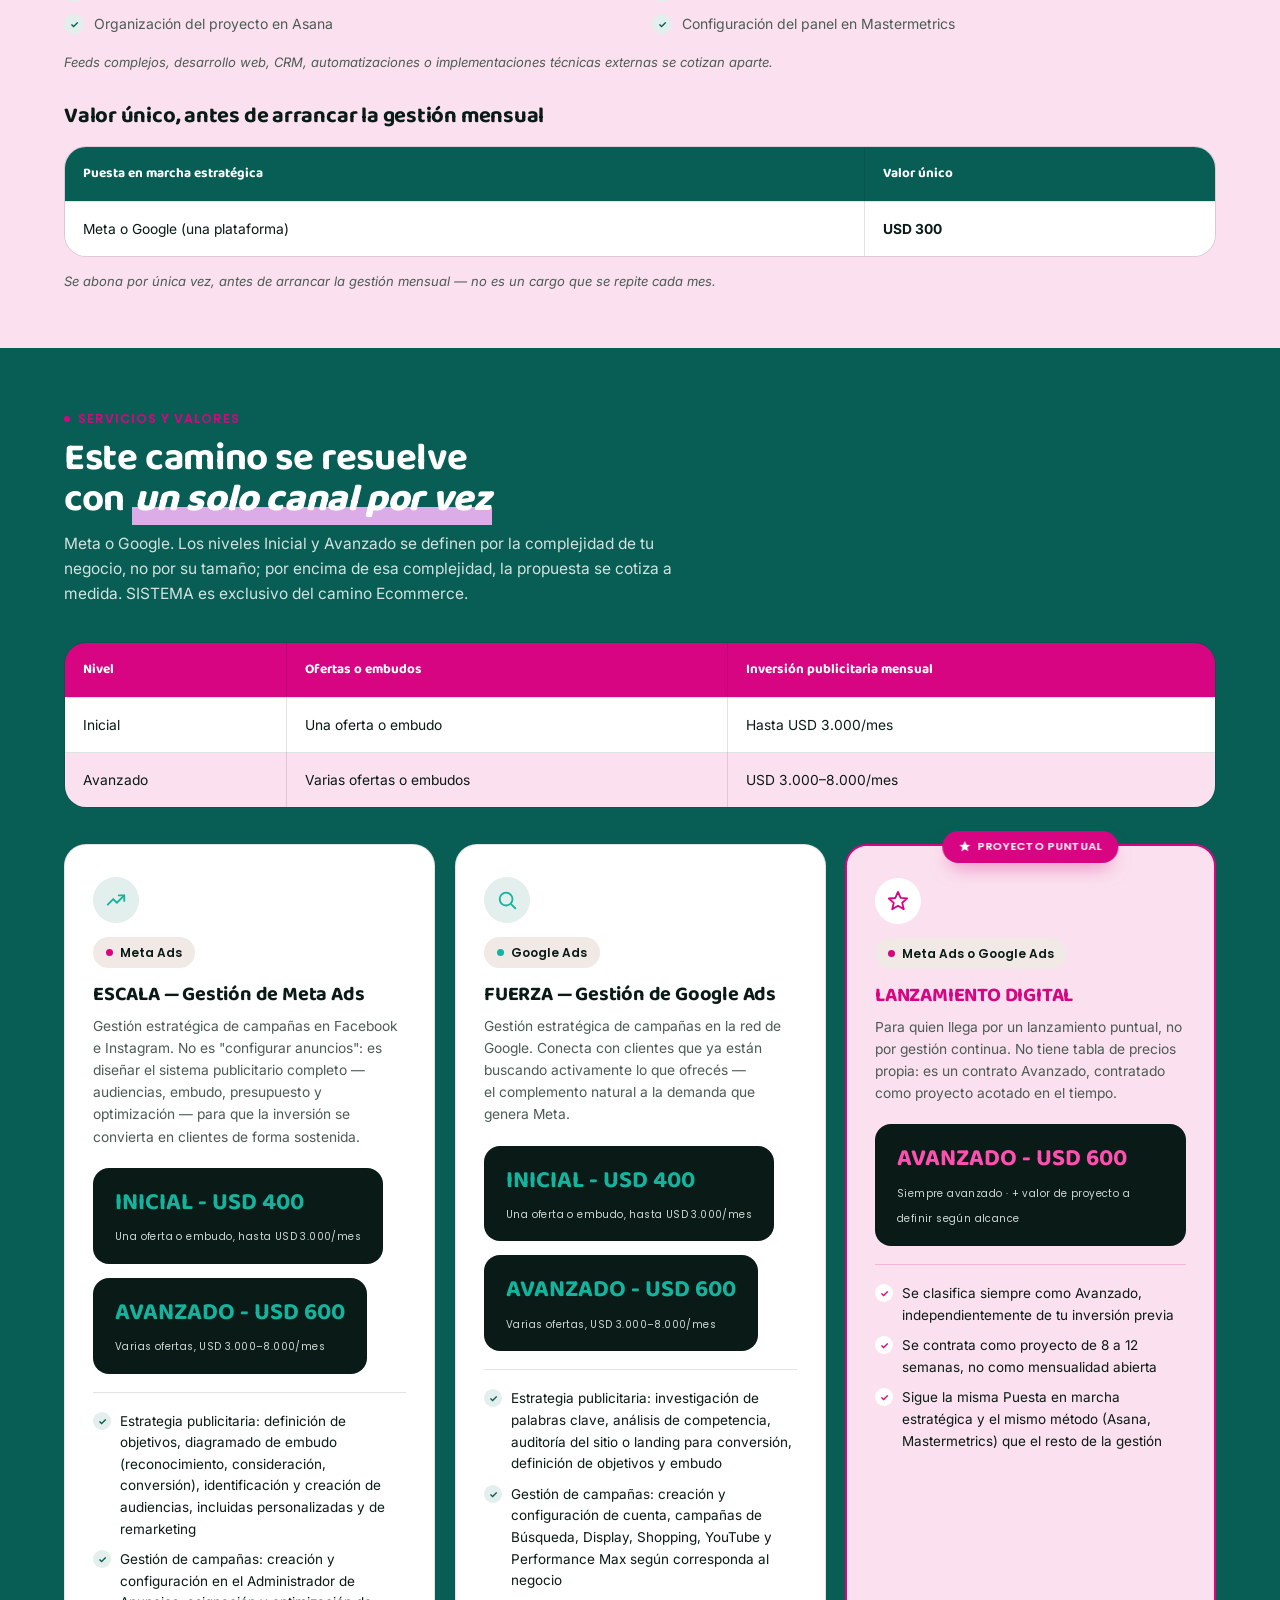
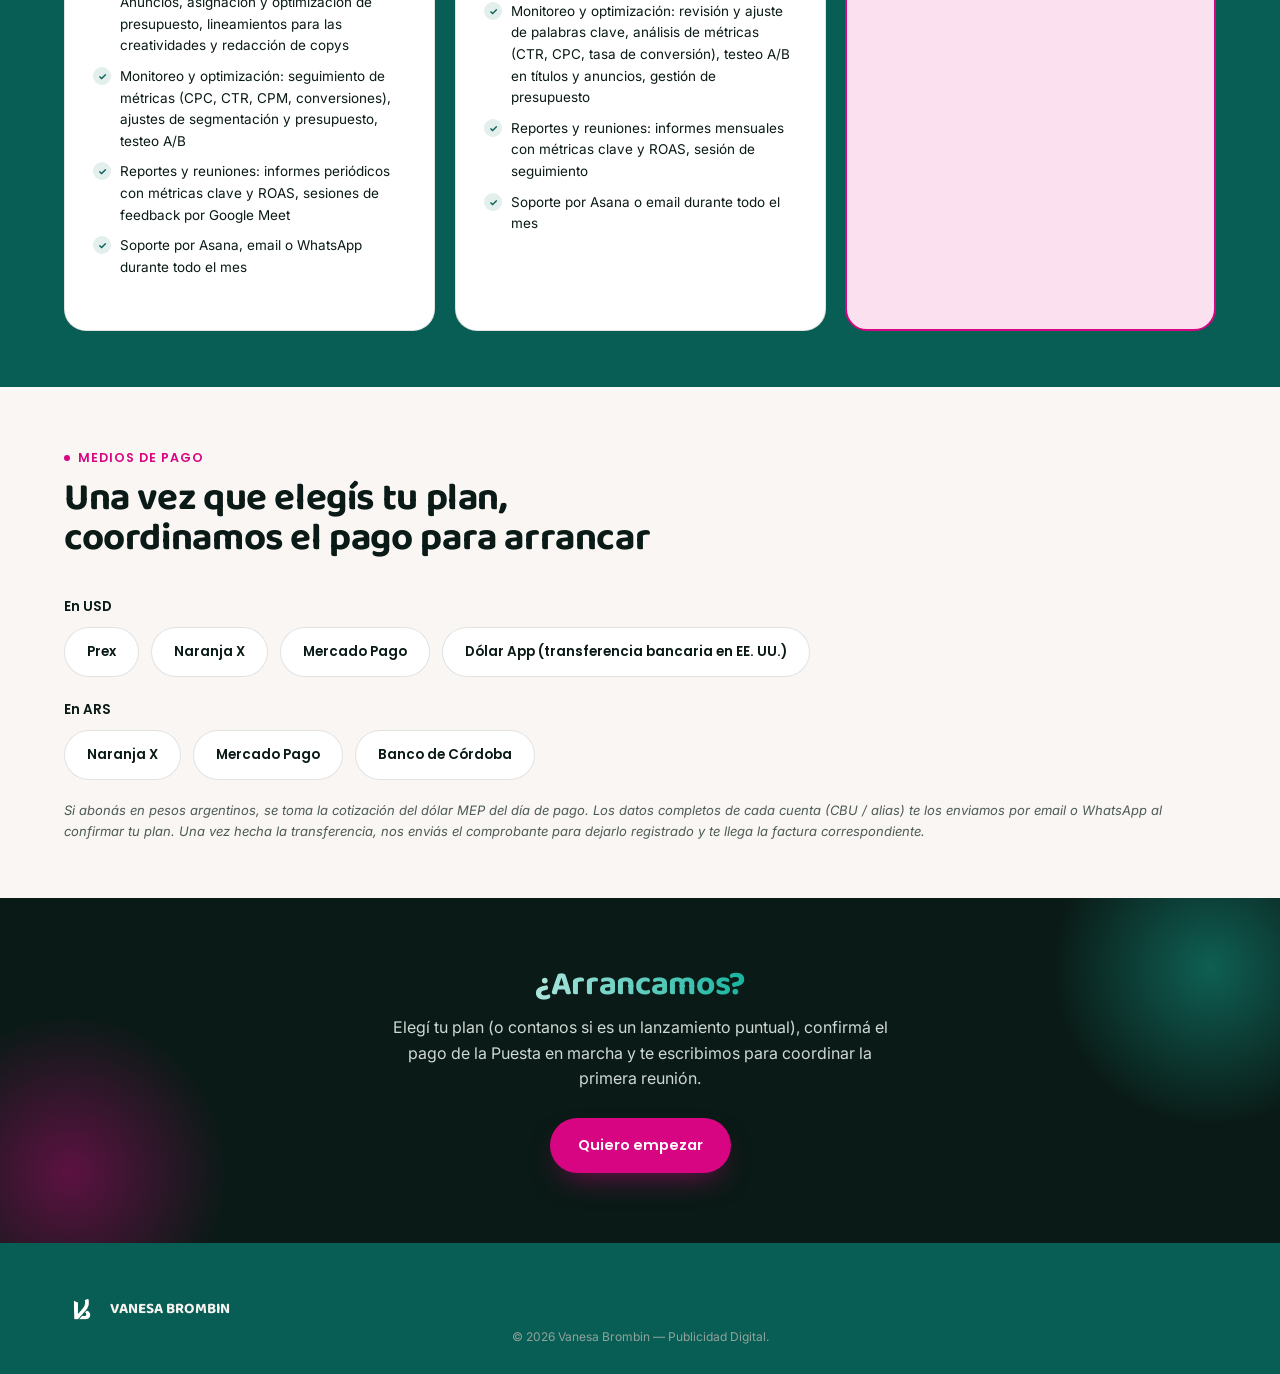
<file: presupuesto-infoproductos.html>
<!doctype html>
<html lang="es">
<head>
<meta charset="UTF-8">
<!-- Meta Pixel Code -->
<script>
!function(f,b,e,v,n,t,s)
{if(f.fbq)return;n=f.fbq=function(){n.callMethod?
n.callMethod.apply(n,arguments):n.queue.push(arguments)};
if(!f._fbq)f._fbq=n;n.push=n;n.loaded=!0;n.version='2.0';
n.queue=[];t=b.createElement(e);t.async=!0;
t.src=v;s=b.getElementsByTagName(e)[0];
s.parentNode.insertBefore(t,s)}(window, document,'script',
'https://connect.facebook.net/en_US/fbevents.js');
fbq('init', '270965109029644');
fbq('track', 'PageView');
</script>
<noscript><img height="1" width="1" style="display:none"
src="https://www.facebook.com/tr?id=270965109029644&ev=PageView&noscript=1"
/></noscript>
<!-- End Meta Pixel Code -->
<!-- Google tag (gtag.js) -->
<script async src="https://www.googletagmanager.com/gtag/js?id=G-KNQDCR1X8G"></script>
<script>
  window.dataLayer = window.dataLayer || [];
  function gtag(){dataLayer.push(arguments);}
  gtag('js', new Date());

  gtag('config', 'G-KNQDCR1X8G');
</script>
<meta name="viewport" content="width=device-width, initial-scale=1.0">
<meta name="robots" content="noindex, nofollow">
<title>Presupuesto · Profesionales e Infoproductos — VB Publicidad Digital</title>
<link rel="preconnect" href="https://fonts.googleapis.com">
<link rel="preconnect" href="https://fonts.gstatic.com" crossorigin>
<link href="https://fonts.googleapis.com/css2?family=Baloo+2:wght@600;700;800&family=Poppins:wght@500;600;700&family=Inter:wght@400;500;600&display=swap" rel="stylesheet">
<link rel="stylesheet" href="styles.css?v=20260826a">
</head>
<body>
<a class="skip-link" href="#main">Saltar al contenido</a>

<main id="main">

<section class="hero">
  <div class="hero-gradient solo-green"></div>
  <div class="hero-noise"></div>
  <div class="container">
    <img class="hero-logo-big" src="assets/img/logo-completo-blanco.png" alt="Vanesa Brombin — Publicidad Digital">
    <span class="hero-kicker"><span class="dot"></span>Presupuesto · Profesionales · USD</span>
    <div class="hero-actions">
      <a class="btn" href="#valores">Ver planes y valores</a>
      <a class="btn ghost" href="#proceso">Cómo es el proceso</a>
    </div>
  </div>
</section>

<section class="section tight" id="proceso">
  <div class="container">
    <div class="section-head center reveal" data-reveal>
      <span class="eyebrow">Cómo es el proceso para empezar</span>
      <h2>Este es nuestro <em style="font-style:italic; color:var(--magenta);">paso a paso</em></h2>
    </div>
    <div class="processgrid five reveal" data-reveal>
      <div class="pstep">
        <div class="pstep-head"><span class="pstep-num">01</span><svg viewBox="0 0 24 24" fill="none" stroke="currentColor" stroke-width="2" stroke-linecap="round" stroke-linejoin="round"><path d="M9 12l2 2 4-4"/><circle cx="12" cy="12" r="9"/></svg></div>
        <h4>Elegís tu plan</h4>
        <p>Confirmás el pago de la Puesta en marcha estratégica (o contanos si es un lanzamiento puntual).</p>
      </div>
      <div class="pstep">
        <div class="pstep-head"><span class="pstep-num">02</span><svg viewBox="0 0 24 24" fill="none" stroke="currentColor" stroke-width="2" stroke-linecap="round" stroke-linejoin="round"><path d="M4 20V14"/><path d="M10 20V10"/><path d="M16 20V6"/><path d="M20 20V3"/></svg></div>
        <h4>Relevamiento y accesos</h4>
        <p>Completás el relevamiento inicial y estratégico y la planilla de accesos (Business Manager, cuenta de Google Ads, según corresponda).</p>
      </div>
      <div class="pstep">
        <div class="pstep-head"><span class="pstep-num">03</span><svg viewBox="0 0 24 24" fill="none" stroke="currentColor" stroke-width="2" stroke-linecap="round" stroke-linejoin="round"><circle cx="11" cy="11" r="7"/><path d="M21 21l-4.3-4.3"/></svg></div>
        <h4>Reunión inicial</h4>
        <p>Coordinamos la reunión de planificación por Google Meet para profundizar en tu negocio y tus objetivos.</p>
      </div>
      <div class="pstep">
        <div class="pstep-head"><span class="pstep-num">04</span><svg viewBox="0 0 24 24" fill="none" stroke="currentColor" stroke-width="2" stroke-linecap="round" stroke-linejoin="round"><path d="M9 15l6-6"/><path d="M11 6l1-1a3.5 3.5 0 0 1 5 5l-1 1"/><path d="M13 18l-1 1a3.5 3.5 0 0 1-5-5l1-1"/></svg></div>
        <h4>Puesta en marcha</h4>
        <p>Hacemos la auditoría, la estrategia, la estructura de campañas y la configuración técnica.</p>
      </div>
      <div class="pstep">
        <div class="pstep-head"><span class="pstep-num">05</span><svg viewBox="0 0 24 24" fill="none" stroke="currentColor" stroke-width="2" stroke-linecap="round" stroke-linejoin="round"><path d="M3 17l6-6 4 4 8-8"/><path d="M15 7h6v6"/></svg></div>
        <h4>Arrancan las campañas</h4>
        <p>Te entregamos la estrategia publicitaria — entre 20 y 25 días hábiles después de la reunión inicial.</p>
      </div>
    </div>
  </div>
</section>

<section class="section tight on-magenta" id="como-trabajamos">
  <div class="container">
    <div class="section-head reveal" data-reveal>
      <span class="eyebrow">Cómo trabajamos</span>
      <h2>Toda contratación arranca con una <em style="font-style:italic; color:var(--magenta);">Puesta en marcha estratégica</em></h2>
      <p>No es una configuración técnica: es donde se define la estrategia que después se ejecuta.</p>
    </div>
    <ul class="checklist cols2 reveal" data-reveal>
      <li>Auditoría de cuentas y activos existentes</li>
      <li>Definición de objetivos y conversiones</li>
      <li>Estrategia publicitaria</li>
      <li>Revisión de medición y eventos</li>
      <li>Diseño de la estructura de campañas</li>
      <li>Configuración e implementación inicial</li>
      <li>Organización del proyecto en Asana</li>
      <li>Configuración del panel en Mastermetrics</li>
    </ul>
    <p style="font-size:13px; color:var(--ink-soft); font-style:italic; margin-top:18px;">Feeds complejos, desarrollo web, CRM, automatizaciones o implementaciones técnicas externas se cotizan aparte.</p>

    <h3 style="font-size:22px; margin:32px 0 18px;">Valor único, antes de arrancar la gestión mensual</h3>
    <div class="tablewrap reveal" data-reveal>
      <table>
        <thead><tr><th>Puesta en marcha estratégica</th><th>Valor único</th></tr></thead>
        <tbody>
          <tr><td>Meta o Google (una plataforma)</td><td><b>USD 300</b></td></tr>
        </tbody>
      </table>
    </div>
    <p style="font-size:13px; color:var(--ink-soft); font-style:italic; margin-top:14px;">Se abona por única vez, antes de arrancar la gestión mensual — no es un cargo que se repite cada mes.</p>
  </div>
</section>

<section class="section tight on-green on-green-deep" id="valores">
  <div class="container">
    <div class="section-head reveal" data-reveal>
      <span class="eyebrow">Servicios y valores</span>
      <h2>Este camino se resuelve con <span class="hl lila" style="color:#fff;">un solo canal por vez</span></h2>
      <p>Meta o Google. Los niveles Inicial y Avanzado se definen por la complejidad de tu negocio, no por su tamaño; por encima de esa complejidad, la propuesta se cotiza a medida. SISTEMA es exclusivo del camino Ecommerce.</p>
    </div>
    <div class="tablewrap reveal" data-reveal style="margin-bottom:36px;">
      <table>
        <thead><tr><th>Nivel</th><th>Ofertas o embudos</th><th>Inversión publicitaria mensual</th></tr></thead>
        <tbody>
          <tr><td>Inicial</td><td>Una oferta o embudo</td><td>Hasta USD 3.000/mes</td></tr>
          <tr><td>Avanzado</td><td>Varias ofertas o embudos</td><td>USD 3.000–8.000/mes</td></tr>
        </tbody>
      </table>
    </div>
    <div class="cardgrid3">
      <div class="svc reveal" data-reveal data-tilt>
        <div class="svc-icon"><svg viewBox="0 0 24 24" fill="none" stroke="currentColor" stroke-width="2" stroke-linecap="round" stroke-linejoin="round"><path d="M3 17l6-6 4 4 8-8"/><path d="M15 7h6v6"/></svg></div>
        <span class="svc-platform"><span class="dot"></span>Meta Ads</span>
        <h4>ESCALA — Gestión de Meta Ads</h4>
        <p class="desc">Gestión estratégica de campañas en Facebook e Instagram. No es "configurar anuncios": es diseñar el sistema publicitario completo — audiencias, embudo, presupuesto y optimización — para que la inversión se convierta en clientes de forma sostenida.</p>
        <div class="statrow" style="margin:18px 0;">
          <div class="stat"><b>INICIAL - USD 400</b><span>Una oferta o embudo, hasta USD 3.000/mes</span></div>
          <div class="stat"><b>AVANZADO - USD 600</b><span>Varias ofertas, USD 3.000–8.000/mes</span></div>
        </div>
        <ul>
          <li>Estrategia publicitaria: definición de objetivos, diagramado de embudo (reconocimiento, consideración, conversión), identificación y creación de audiencias, incluidas personalizadas y de remarketing</li>
          <li>Gestión de campañas: creación y configuración en el Administrador de Anuncios, asignación y optimización de presupuesto, lineamientos para las creatividades y redacción de copys</li>
          <li>Monitoreo y optimización: seguimiento de métricas (CPC, CTR, CPM, conversiones), ajustes de segmentación y presupuesto, testeo A/B</li>
          <li>Reportes y reuniones: informes periódicos con métricas clave y ROAS, sesiones de feedback por Google Meet</li>
          <li>Soporte por Asana, email o WhatsApp durante todo el mes</li>
        </ul>
      </div>

      <div class="svc reveal" data-reveal data-tilt>
        <div class="svc-icon"><svg viewBox="0 0 24 24" fill="none" stroke="currentColor" stroke-width="2" stroke-linecap="round" stroke-linejoin="round"><circle cx="11" cy="11" r="7"/><path d="M21 21l-4.3-4.3"/></svg></div>
        <span class="svc-platform"><span class="dot g"></span>Google Ads</span>
        <h4>FUERZA — Gestión de Google Ads</h4>
        <p class="desc">Gestión estratégica de campañas en la red de Google. Conecta con clientes que ya están buscando activamente lo que ofrecés — el complemento natural a la demanda que genera Meta.</p>
        <div class="statrow" style="margin:18px 0;">
          <div class="stat"><b>INICIAL - USD 400</b><span>Una oferta o embudo, hasta USD 3.000/mes</span></div>
          <div class="stat"><b>AVANZADO - USD 600</b><span>Varias ofertas, USD 3.000–8.000/mes</span></div>
        </div>
        <ul>
          <li>Estrategia publicitaria: investigación de palabras clave, análisis de competencia, auditoría del sitio o landing para conversión, definición de objetivos y embudo</li>
          <li>Gestión de campañas: creación y configuración de cuenta, campañas de Búsqueda, Display, Shopping, YouTube y Performance Max según corresponda al negocio</li>
          <li>Monitoreo y optimización: revisión y ajuste de palabras clave, análisis de métricas (CTR, CPC, tasa de conversión), testeo A/B en títulos y anuncios, gestión de presupuesto</li>
          <li>Reportes y reuniones: informes mensuales con métricas clave y ROAS, sesión de seguimiento</li>
          <li>Soporte por Asana o email durante todo el mes</li>
        </ul>
      </div>

      <div class="svc hi reveal" data-reveal data-tilt>
        <span class="svc-badge"><svg viewBox="0 0 24 24" fill="currentColor"><path d="M12 2l2.9 6.6 7.1.6-5.4 4.7 1.7 7-6.3-3.8L5.7 21l1.7-7-5.4-4.7 7.1-.6z"/></svg>Proyecto puntual</span>
        <div class="svc-icon"><svg viewBox="0 0 24 24" fill="none" stroke="currentColor" stroke-width="2" stroke-linecap="round" stroke-linejoin="round"><path d="M12 2l2.9 6.6 7.1.6-5.4 4.7 1.7 7-6.3-3.8L5.7 21l1.7-7-5.4-4.7 7.1-.6z"/></svg></div>
        <span class="svc-platform"><span class="dot"></span>Meta Ads o Google Ads</span>
        <h4>LANZAMIENTO DIGITAL</h4>
        <p class="desc">Para quien llega por un lanzamiento puntual, no por gestión continua. No tiene tabla de precios propia: es un contrato Avanzado, contratado como proyecto acotado en el tiempo.</p>
        <div class="statrow" style="justify-content:center; margin:18px 0;">
          <div class="stat m"><b>AVANZADO - USD 600</b><span>Siempre avanzado · + valor de proyecto a definir según alcance</span></div>
        </div>
        <ul>
          <li>Se clasifica siempre como Avanzado, independientemente de tu inversión previa</li>
          <li>Se contrata como proyecto de 8 a 12 semanas, no como mensualidad abierta</li>
          <li>Sigue la misma Puesta en marcha estratégica y el mismo método (Asana, Mastermetrics) que el resto de la gestión</li>
        </ul>
      </div>
    </div>
  </div>
</section>

<section class="section tight" id="pago">
  <div class="container">
    <div class="section-head reveal" data-reveal>
      <span class="eyebrow">Medios de pago</span>
      <h2>Una vez que elegís tu plan, coordinamos el pago para arrancar</h2>
    </div>
    <div class="reveal" data-reveal>
      <p style="font-family:var(--font-label); font-weight:600; font-size:13.5px; color:var(--ink); margin-bottom:10px;">En USD</p>
      <div class="badgerow" style="margin-bottom:22px;">
        <span class="badge">Prex</span>
        <span class="badge">Naranja X</span>
        <span class="badge">Mercado Pago</span>
        <span class="badge">Dólar App (transferencia bancaria en EE. UU.)</span>      </div>
      <p style="font-family:var(--font-label); font-weight:600; font-size:13.5px; color:var(--ink); margin-bottom:10px;">En ARS</p>
      <div class="badgerow">
        <span class="badge">Naranja X</span>
        <span class="badge">Mercado Pago</span>
        <span class="badge">Banco de Córdoba</span>
      </div>
      <p style="font-size:13px; color:var(--ink-soft); font-style:italic; margin-top:20px;">Si abonás en pesos argentinos, se toma la cotización del dólar MEP del día de pago. Los datos completos de cada cuenta (CBU / alias) te los enviamos por email o WhatsApp al confirmar tu plan. Una vez hecha la transferencia, nos enviás el comprobante para dejarlo registrado y te llega la factura correspondiente.</p>
    </div>
  </div>
</section>

<div class="closer">
  <h3>¿Arrancamos?</h3>
  <p>Elegí tu plan (o contanos si es un lanzamiento puntual), confirmá el pago de la Puesta en marcha y te escribimos para coordinar la primera reunión.</p>
  <a class="btn" href="https://api.whatsapp.com/send?phone=5493518024410&text=Hola%20Vane%2C%20quiero%20empezar%20con%20mi%20plan%20de%20Profesionales%2FInfoproductos" target="_blank" rel="noopener">Quiero empezar</a>
</div>

</main>

<footer class="sitefooter">
  <div class="container">
    <a class="brand" href="index.html"><img src="assets/img/logo-blanco.png" alt="Vanesa Brombin — Publicidad Digital">VANESA BROMBIN</a>
  </div>
  <p class="footnote" style="border-top:none; margin-top:0; padding-top:0;">© 2026 Vanesa Brombin — Publicidad Digital.</p>
</footer>

<script defer src="lib/gsap.min.js"></script>
<script defer src="lib/ScrollTrigger.min.js"></script>
<script defer src="main.js?v=20260826a"></script>
</body>
</html>
</file>
<file: styles.css>
/* =============================================================
   1. Tokens
   ============================================================= */
:root{
  /* brand */
  --green:        #085e55;
  --green-deep:   #043b35;
  --green-bright: #14b39e;
  --magenta:      #d70582;
  --magenta-deep: #8f0357;
  --magenta-bright:#ff4fb0;

  /* dark surface (warm-tinted near-black, never pure #000) */
  --bg:        #0a1512;
  --bg-2:      #0f1e19;
  --bg-card:   #142823;
  --cream:     #f6f3ef;
  --cream-2:   #cfd8d4;
  --cream-3:   #90a29b;

  /* light surface */
  --paper:     #faf6f4;
  --paper-2:   #f0e9e5;
  --surface-green:  #e2efec;
  --surface-magenta:#fbe1ef;
  --surface-dusty:  #dfc8d0;
  --surface-olive:  #b6ba65;
  --ink:       #0a1a16;
  --ink-soft:  #4c5b56;
  --line:      rgba(10,26,22,.12);
  --line-dark: rgba(246,243,239,.14);

  --radius:    22px;
  --radius-sm: 14px;
  --container: 1200px;

  --hl-pink:   #dfc8d0;
  --hl-lila:   #dcace9;

  --ease-out:  cubic-bezier(.16,1,.3,1);
  --ease-soft: cubic-bezier(.25,.46,.45,.94);
  --ease-bounce: cubic-bezier(.34,1.56,.64,1);

  --font-display: 'Baloo 2', sans-serif;
  --font-label:   'Poppins', sans-serif;
  --font-body:    'Inter', sans-serif;
}

@property --mx { syntax: '<percentage>'; inherits: true; initial-value: 50%; }
@property --my { syntax: '<percentage>'; inherits: true; initial-value: 30%; }

/* =============================================================
   2. Reset & base
   ============================================================= */
*,*::before,*::after{box-sizing:border-box; margin:0;}
html{-webkit-text-size-adjust:100%; tab-size:2; scroll-behavior:smooth;}
@media (prefers-reduced-motion: reduce){ html{scroll-behavior:auto;} }
body{
  font-family:var(--font-body);
  font-size:16px; line-height:1.6;
  background:var(--paper); color:var(--ink);
  -webkit-font-smoothing:antialiased;
  text-rendering:optimizeLegibility;
  overflow-x:clip;
  overscroll-behavior-y:none;
}
img,svg,video{display:block; max-width:100%;}
img{height:auto;}
button{font:inherit; color:inherit; cursor:pointer; border:0; background:none;}
a{color:inherit; text-decoration:none;}
p{text-wrap:pretty;}
h1,h2,h3,h4{font-family:var(--font-display); font-weight:700; text-wrap:balance; line-height:1.05; letter-spacing:-0.01em;}
ul{list-style:none; padding:0;}
::selection{background:var(--magenta); color:#fff;}
:focus-visible{outline:2px solid var(--magenta); outline-offset:3px; border-radius:4px;}

.skip-link{
  position:fixed; top:-100px; left:1rem; z-index:9999;
  padding:.7rem 1.1rem; background:var(--ink); color:var(--cream);
  border-radius:8px; font-family:var(--font-label); font-weight:600; font-size:14px;
}
.skip-link:focus{top:1rem;}

/* =============================================================
   3. Utilities
   ============================================================= */
.container{max-width:var(--container); margin-inline:auto; padding-inline:24px;}
.sr-only{position:absolute; width:1px; height:1px; overflow:hidden; clip:rect(0,0,0,0); white-space:nowrap;}
.eyebrow{
  font-family:var(--font-label); font-size:12.5px; font-weight:600;
  letter-spacing:.08em; text-transform:uppercase; color:var(--magenta);
  display:inline-flex; align-items:center; gap:8px;
}
.eyebrow.on-dark{color:var(--magenta-bright);}
.eyebrow.green{color:var(--green);}
.eyebrow.green.on-dark{color:var(--green-bright);}
.eyebrow::before{content:""; width:6px; height:6px; border-radius:50%; background:currentColor; flex-shrink:0;}

.section{padding:88px 0;}
.section.tight{padding:56px 0;}
@media (max-width:719px){
  .section{padding:56px 0;}
  .section.tight{padding:40px 0;}
}
.section.on-dark{background:var(--bg); color:var(--cream);}
.section.on-green{background:var(--surface-green);}
.section.on-dusty{background:var(--surface-dusty);}
.section.on-olive{background:var(--surface-olive);}
.section.on-green-deep{background:var(--green);}
.on-green-deep .section-head h2{color:#fff;}
.on-green-deep .section-head p{color:rgba(255,255,255,.82);}
.section.on-magenta{background:var(--surface-magenta);}
.section-head{max-width:640px; margin-bottom:36px;}
.section-head h2{font-size:clamp(1.6rem,3.4vw,2.4rem); margin-top:10px;}
.section-head p{color:var(--ink-soft); margin-top:12px; font-size:15.5px;}
.on-dark .section-head p{color:var(--cream-2);}

/* Default: fully visible — guarantees content shows if JS never runs. */
.reveal{opacity:1; transform:none;}
/* Only once main.js has booted do reveals start hidden and animate in. */
html.is-ready .reveal{opacity:0; transform:translateY(28px); transition:opacity .7s var(--ease-out), transform .7s var(--ease-out);}
html.is-ready .reveal.is-visible{opacity:1; transform:none;}
.reveal[data-split]{opacity:1; transform:none;}

/* =============================================================
   4. Buttons
   ============================================================= */
.btn{
  display:inline-flex; align-items:center; gap:10px;
  font-family:var(--font-label); font-weight:600; font-size:14.5px;
  padding:16px 28px; border-radius:999px;
  background:var(--magenta); color:#fff;
  box-shadow:0 14px 30px -12px rgba(215,5,130,.55);
  transition:transform .25s var(--ease-out), box-shadow .25s var(--ease-out), filter .25s var(--ease-out);
  white-space:nowrap;
}
.btn:hover{transform:translateY(-3px); filter:brightness(1.06); box-shadow:0 18px 36px -12px rgba(215,5,130,.65);}
.btn.green{background:var(--green); box-shadow:0 14px 30px -12px rgba(8,94,85,.55);}
.btn.green:hover{box-shadow:0 18px 36px -12px rgba(8,94,85,.65);}
.btn.light{background:#fff; color:var(--magenta); box-shadow:0 14px 30px -12px rgba(0,0,0,.25);}
.btn.ghost{background:transparent; box-shadow:none; border:1.5px solid currentColor;}
.btn.ghost:hover{background:currentColor; color:var(--bg);}
.btn.ghost.on-light{color:var(--ink);}
.btn.ghost.on-light:hover{color:#fff;}
.btn svg{width:16px; height:16px; transition:transform .25s var(--ease-out);}
.btn:hover svg{transform:translateX(3px);}

/* =============================================================
   5. Nav
   ============================================================= */
.topnav{
  position:sticky; top:0; z-index:100;
  background:var(--green);
  border-bottom:1px solid rgba(255,255,255,.1);
}
.topnav .brand{color:var(--cream); font-size:16px; letter-spacing:.01em;}
.topnav .container{
  display:flex; align-items:center; justify-content:space-between; gap:20px;
  padding-block:12px;
}
.brand{display:flex; align-items:center; gap:10px; font-family:var(--font-display); font-weight:700; color:var(--cream); font-size:15px;}
.brand img{width:36px; height:36px; object-fit:contain;}
.navlinks{display:none; align-items:center; gap:6px;}
.navlinks a{
  font-family:var(--font-label); font-size:13.5px; font-weight:500; color:var(--cream-2);
  padding:9px 15px; border-radius:999px; transition:background .2s var(--ease-out), color .2s var(--ease-out);
}
.navlinks a:hover,.navlinks a[aria-current="page"]{background:rgba(255,255,255,.08); color:#fff;}
.navcta{display:none;}
.navburger{
  display:flex; align-items:center; justify-content:center;
  width:42px; height:42px; border-radius:12px; background:rgba(255,255,255,.08); color:var(--cream);
}
@media (min-width:960px){
  .navlinks{display:flex;}
  .navcta{display:inline-flex;}
  .navburger{display:none;}
}
.mobilemenu{
  position:fixed; inset:0; z-index:99; background:var(--bg); color:var(--cream);
  display:flex; flex-direction:column; gap:6px; padding:100px 28px 40px;
  transform:translateY(-100%); transition:transform .4s var(--ease-out);
}
.mobilemenu.is-open{transform:translateY(0);}
.mobilemenu a{font-family:var(--font-display); font-size:26px; padding:14px 0; border-bottom:1px solid var(--line-dark);}

/* =============================================================
   6. Hero (mouse-reactive gradient, dark)
   ============================================================= */
.hero{
  position:relative; overflow:clip;
  background:var(--bg); color:var(--cream);
  padding:96px 0 110px; text-align:center;
}
.hero-gradient{
  position:absolute; inset:0; z-index:0; pointer-events:none;
  background:
    radial-gradient(640px circle at var(--mx) var(--my), rgba(20,179,158,.38), transparent 60%),
    radial-gradient(680px circle at calc(100% - var(--mx)) calc(var(--my) + 30%), rgba(215,5,130,.34), transparent 60%),
    var(--bg);
  filter:blur(10px);
  transition:background .4s ease-out;
}
.hero-noise{
  position:absolute; inset:0; z-index:1; pointer-events:none; opacity:.5;
  background-image:radial-gradient(rgba(255,255,255,.09) 1px, transparent 1px);
  background-size:24px 24px;
  mask-image:linear-gradient(to bottom, black, transparent 85%);
}
.hero > .container{position:relative; z-index:2;}
.hero-kicker{
  display:inline-flex; align-items:center; gap:9px;
  font-family:var(--font-label); font-size:12.5px; font-weight:600; letter-spacing:.08em; text-transform:uppercase;
  color:var(--cream-2); background:rgba(255,255,255,.07); border:1px solid var(--line-dark);
  padding:9px 18px; border-radius:999px; margin-bottom:26px;
}
.hero-kicker .dot{width:7px; height:7px; border-radius:50%; background:var(--green-bright); box-shadow:0 0 0 4px rgba(20,179,158,.25);}
.hero h1{
  font-size:clamp(2.1rem, 5.6vw, 4.3rem);
  max-width:16ch; margin-inline:auto;
  text-wrap:balance;
}
.hero h1 em{font-style:normal; color:var(--green-bright);}
.hero h1 .m{color:var(--magenta-bright);}
.hero p.lede{
  max-width:560px; margin:22px auto 34px; color:var(--cream-2); font-size:17px;
}
.hero-actions{display:flex; gap:14px; justify-content:center; flex-wrap:wrap;}

.hero-logo-big{width:min(280px, 70%); height:auto; object-fit:contain; margin:0 auto 30px; display:block;}

/* =============================================================
   6b. Split hero (light, two-column) — per-service hero, e.g. Ecommerce
   ============================================================= */
.hero-split{
  position:relative; overflow:clip;
  background:var(--paper);
  padding:64px 0 48px;
}
.hero-split::before{
  content:""; position:absolute; inset:0; z-index:0; pointer-events:none;
  background-image:url('assets/img/pattern-isologo-fucsia.png');
  background-size:170px auto; background-repeat:repeat; opacity:.05;
}
.hero-split.dark::before{display:none;}
.hero-split .container{position:relative; z-index:2;}

/* single-color mouse-reactive glow, per service */
.hero-split .hero-gradient{filter:blur(14px);}
.hero-gradient.solo-magenta{
  background:
    radial-gradient(760px circle at var(--mx) var(--my), rgba(215,5,130,.42), transparent 62%),
    radial-gradient(600px circle at calc(100% - var(--mx)) calc(var(--my) + 25%), rgba(143,3,87,.4), transparent 60%),
    var(--bg);
}
.hero-gradient.solo-green{
  background:
    radial-gradient(760px circle at var(--mx) var(--my), rgba(20,179,158,.42), transparent 62%),
    radial-gradient(600px circle at calc(100% - var(--mx)) calc(var(--my) + 25%), rgba(8,94,85,.5), transparent 60%),
    var(--bg);
}
.hero-split-grid{display:grid; grid-template-columns:1fr; gap:52px; align-items:start;}
@media (min-width:960px){
  .hero-split-grid{grid-template-columns:1fr 1.15fr; gap:20px;}
}
.hero-split-copy .hero-kicker{
  background:var(--surface-magenta); border-color:rgba(215,5,130,.25); color:var(--magenta);
}
.hero-split-copy .hero-kicker .dot{background:var(--magenta); box-shadow:0 0 0 4px rgba(215,5,130,.18);}
.hero-split-copy h1{
  font-size:clamp(1.9rem, 3.6vw, 2.9rem); color:var(--ink); text-align:left; margin-inline:0;
  max-width:15ch;
}
.hero-split-copy h1 .hl-magenta{color:var(--magenta); font-style:italic;}
.hero-split-copy h1 .hl-green{color:var(--green-bright); font-style:italic;}
.hero-split-copy p.lede{
  text-align:left; margin:20px 0 30px; margin-inline:0; max-width:480px; color:var(--ink-soft); font-size:16px;
}
.hero-split-copy p.lede b{color:var(--ink); font-weight:600;}
.hero-split-copy .hero-actions{justify-content:flex-start;}
.hero-trustline{
  display:flex; flex-wrap:wrap; gap:22px; margin-top:34px; padding-top:26px; border-top:1px solid var(--line);
  list-style:none;
}
.hero-trustline li{
  display:flex; align-items:center; gap:9px;
  font-family:var(--font-label); font-size:12.5px; font-weight:500; color:var(--ink-soft);
}
.hero-trustline svg{width:19px; height:19px; color:var(--green-bright); flex-shrink:0;}
.hero-split.dark .hero-trustline{border-top-color:var(--line-dark);}
.hero-split.dark .hero-trustline li{color:var(--cream-2);}

/* --- illustration side --- */
.hero-split-illo{position:relative;}
.illo-photo-card{
  position:relative; z-index:1; max-width:360px; margin-inline:auto;
  border-radius:var(--radius); overflow:hidden;
  box-shadow:0 30px 60px -24px rgba(10,26,22,.35);
  animation:photofloat 5s ease-in-out infinite;
}
.illo-photo-card img{width:100%; height:auto; display:block;}
@keyframes photofloat{
  0%, 100%{transform:translateY(0);}
  50%{transform:translateY(-14px);}
}
@media (prefers-reduced-motion: reduce){
  .illo-photo-card{animation:none;}
}
.illo-card{
  position:relative; z-index:2;
  background:#fff; border-radius:14px; padding:14px 16px;
  box-shadow:0 18px 40px -20px rgba(10,26,22,.28); border:1px solid var(--line);
}
.illo-dashboard{margin-top:-18px;}
.illo-dashboard-title{font-family:var(--font-label); font-size:11px; font-weight:600; color:var(--ink-soft); text-transform:uppercase; letter-spacing:.04em;}
.illo-dashboard-stats{display:flex; gap:16px; margin-top:8px;}
.illo-dashboard-stats div{display:flex; flex-direction:column; gap:2px;}
.illo-dashboard-stats b{font-family:var(--font-display); font-size:15px; color:var(--ink); line-height:1.1;}
.illo-dashboard-stats span{font-size:10.5px; color:var(--ink-soft);}
.illo-dashboard-stats em{font-style:normal; font-size:10.5px; font-weight:600; color:var(--green-bright);}
.illo-spark{display:block; width:100%; height:30px; margin-top:10px;}
.illo-roas{text-align:center; width:fit-content; margin-inline:auto;}
.illo-roas span{display:block; font-family:var(--font-label); font-size:10.5px; font-weight:600; color:var(--ink-soft); text-transform:uppercase; letter-spacing:.04em;}
.illo-roas b{display:block; font-family:var(--font-display); font-size:26px; color:var(--magenta); margin:2px 0;}
.illo-roas em{font-style:normal; font-size:11px; color:var(--ink-soft);}
.illo-platforms{display:flex; flex-direction:column; gap:8px; width:fit-content; margin-inline:auto;}
.illo-platforms .mini-badge{
  display:flex; align-items:center; gap:8px;
  font-family:var(--font-label); font-size:12px; font-weight:600; color:var(--ink);
}
.illo-platforms .mini-badge::before{content:""; width:8px; height:8px; border-radius:50%; background:var(--magenta);}
.illo-platforms .mini-badge:last-child::before{background:var(--green-bright);}
.illo-quote{max-width:230px;}
.illo-quote-mark{font-family:var(--font-display); font-size:26px; color:var(--magenta); line-height:.5; display:block; margin-bottom:4px;}
.illo-quote p{font-size:13px; color:var(--ink); line-height:1.4;}
.illo-quote footer{margin-top:8px; font-size:11.5px; color:var(--ink-soft); font-weight:600;}
.illo-seal{
  position:relative; z-index:2;
  background:var(--ink); color:#fff; border-radius:14px; padding:14px 18px;
  box-shadow:0 18px 40px -20px rgba(10,26,22,.4);
  font-family:var(--font-label); font-size:12px; font-weight:600; line-height:1.7;
  display:flex; align-items:center; gap:10px; width:fit-content;
}
.illo-seal svg{width:20px; height:20px; color:var(--green-bright); flex-shrink:0;}
.illo-seal span{display:block;}
.illo-seal .hl{color:var(--green-bright); background:none;}

/* mobile: simple stacked flow */
.hero-split-illo .illo-card, .hero-split-illo .illo-seal{margin-top:14px;}

@media (min-width:960px){
  .hero-split-illo{min-height:660px; display:flex; align-items:center; justify-content:center;}
  .illo-photo-card{position:relative; max-width:350px; margin:0;}
  .hero-split-illo .illo-card, .hero-split-illo .illo-seal{position:absolute; margin-top:0;}
  .illo-dashboard{top:0; right:0; width:260px;}
  .illo-roas{top:186px; right:-24px;}
  .illo-platforms{top:322px; right:-6px;}
  .illo-quote{top:487px; right:30px;}
  .illo-seal{top:619px; right:70px;}
}

/* --- Dark split hero variant (Profesionales) --- */
.hero-split.dark{
  background:var(--bg); color:var(--cream);
}
.hero-split.dark::before{opacity:.06;}
.hero-split.dark .hero-split-copy .hero-kicker{
  background:rgba(255,255,255,.07); border-color:var(--line-dark); color:var(--cream-2);
}
.hero-split.dark .hero-split-copy .hero-kicker .dot{background:var(--green-bright); box-shadow:0 0 0 4px rgba(20,179,158,.22);}
.hero-split.dark .hero-split-copy h1{color:#fff;}
.hero-split.dark .hero-split-copy h1 .hl-green{color:var(--green-bright); font-style:normal;}
.hero-split.dark .hero-split-copy h1 .hl-magenta{color:var(--magenta-bright); font-style:normal;}
.hero-split.dark .hero-split-copy p.lede{color:var(--cream-2);}
.hero-split.dark .hero-split-copy p.lede b{color:#fff;}

.hero-platforms{display:flex; flex-wrap:wrap; gap:10px; margin-top:26px;}
.hero-platforms .mini-badge{
  display:flex; align-items:center; gap:8px;
  font-family:var(--font-label); font-weight:600; font-size:12.5px; color:var(--cream);
  background:var(--bg-card); border:1px solid var(--line-dark); padding:9px 15px; border-radius:999px;
}
.hero-platforms .mini-badge svg{width:15px; height:15px; color:var(--green-bright); flex-shrink:0;}
.hero-platforms .mini-badge:nth-child(3) svg{color:var(--magenta-bright);}

.hero-split.dark .btn.ghost{color:var(--cream); border-color:var(--line-dark);}
.hero-split.dark .btn.ghost:hover{background:#fff; color:var(--ink);}

.hero-trustchip{
  display:flex; align-items:center; gap:12px; margin-top:30px; padding:14px 18px;
  background:var(--bg-card); border:1px solid var(--line-dark); border-radius:14px; max-width:460px;
}
.hero-trustchip svg{width:20px; height:20px; color:var(--green-bright); flex-shrink:0;}
.hero-trustchip p{font-size:12.5px; color:var(--cream-2); line-height:1.5; margin:0;}
.hero-trustchip p b{color:#fff;}

.hero-photo-glow{
  position:relative; max-width:520px; margin-inline:auto; border-radius:var(--radius); overflow:hidden;
  border:1px solid rgba(20,179,158,.4);
  box-shadow:0 0 0 1px rgba(20,179,158,.15), 0 40px 80px -30px rgba(0,0,0,.6), 0 0 60px -10px rgba(20,179,158,.25);
  animation:photofloat 5s ease-in-out infinite;
}
.hero-photo-glow img{width:100%; display:block;}
@media (prefers-reduced-motion: reduce){
  .hero-photo-glow{animation:none;}
}
.hero-dot{position:absolute; width:9px; height:9px; border-radius:50%; background:var(--magenta-bright); box-shadow:0 0 14px 2px rgba(255,79,176,.5);}
.hero-dot.green{background:var(--green-bright); box-shadow:0 0 14px 2px rgba(20,179,158,.5);}
@media (min-width:960px){
  .hero-split.dark .hero-split-illo{min-height:0;}
  .hero-split.dark .hero-split-illo .illo-photo-card{margin-top:180px;}
}

.trust{
  position:relative; z-index:2;
  max-width:960px; margin:-30px auto 0; padding:0 24px;
}
.trust-row{
  display:flex; flex-wrap:nowrap; overflow:hidden;
  background:var(--green); border-radius:999px; box-shadow:0 24px 50px -20px rgba(0,0,0,.5);
}
.trust-row span{
  flex:1 1 0; min-width:0; white-space:nowrap; text-overflow:ellipsis; overflow:hidden;
  font-family:var(--font-label); font-size:12px; font-weight:500; color:#fff;
  padding:16px 20px; border-right:1px solid rgba(255,255,255,.15);
  display:flex; align-items:center; justify-content:center; gap:8px; text-align:center;
}
.trust-row span::before{content:""; width:6px; height:6px; border-radius:50%; background:var(--magenta-bright); flex-shrink:0;}
.trust-row span:nth-child(2)::before{background:var(--green-bright);}
.trust-row span:last-child{border-right:none;}
@media (max-width:719px){
  .trust-row{flex-direction:column; border-radius:20px;}
  .trust-row span{border-right:none; border-bottom:1px solid rgba(255,255,255,.15); white-space:normal;}
  .trust-row span:last-child{border-bottom:none;}
}
.trust-row.one{
  background:var(--magenta); padding:16px 30px; border-radius:20px;
}
.trust-row.one span{
  flex:none; white-space:normal; font-size:14px; font-weight:500; font-style:italic;
  padding:0; border-right:none;
}
.trust-row.one span::before{display:none;}

/* =============================================================
   7. Fork cards
   ============================================================= */
.forkgrid{display:grid; grid-template-columns:1fr; gap:20px;}
@media (min-width:720px){.forkgrid{grid-template-columns:1fr 1fr;}}
.forkcard{
  border:1.5px solid var(--line); border-top:5px solid var(--line); border-radius:var(--radius);
  padding:34px; background:#fff;
  transition:transform .3s var(--ease-out), box-shadow .3s var(--ease-out), border-color .3s var(--ease-out);
  transform-style:preserve-3d;
}
.forkcard.a{border-top-color:var(--green);}
.forkcard.b{border-top-color:var(--magenta);}
.forkcard:hover{transform:translateY(-6px);}
.forkcard.a:hover{box-shadow:0 30px 50px -26px rgba(8,94,85,.35); border-color:var(--green);}
.forkcard.b:hover{box-shadow:0 30px 50px -26px rgba(215,5,130,.35); border-color:var(--magenta);}
.forkcard h3{font-size:21px; margin:12px 0 10px;}
.forkcard p{color:var(--ink-soft); font-size:14.5px; margin-bottom:18px;}
.forkcard .go{font-family:var(--font-label); font-size:13px; font-weight:600; color:var(--green); display:inline-flex; align-items:center; gap:6px;}
.forkcard.b .go{color:var(--magenta);}

/* =============================================================
   8. Cards / services
   ============================================================= */
.cardgrid3{display:grid; grid-template-columns:1fr; gap:20px;}
.cardgrid2{display:grid; grid-template-columns:1fr; gap:20px;}
@media (min-width:720px){
  .cardgrid2{grid-template-columns:1fr 1fr;}
}
@media (min-width:960px){
  .cardgrid3{grid-template-columns:repeat(3,1fr);}
}
.svc{
  position:relative; overflow:visible;
  border:1.5px solid var(--line); border-radius:var(--radius); padding:32px 28px; background:#fff;
  transition:transform .3s var(--ease-out), box-shadow .3s var(--ease-out);
  transform-style:preserve-3d;
}
.svc:hover{transform:translateY(-5px); box-shadow:0 26px 46px -26px rgba(10,26,22,.3);}
.svc.hi:hover{transform:translateY(-5px) scale(1.035); box-shadow:0 26px 46px -26px rgba(10,26,22,.3); z-index:2;}
.svc.green{border-color:var(--line);}
.svc.hi{border-color:var(--magenta); border-width:2px; background:var(--surface-magenta);}

.svc-badge{
  position:absolute; top:-15px; left:50%; transform:translateX(-50%);
  display:inline-flex; align-items:center; gap:6px; white-space:nowrap;
  background:var(--magenta); color:#fff; font-family:var(--font-label); font-weight:600; font-size:11px;
  letter-spacing:.03em; text-transform:uppercase; padding:7px 16px; border-radius:999px;
  box-shadow:0 10px 20px -8px rgba(215,5,130,.5);
}
.svc-badge svg{width:13px; height:13px;}

.svc-icon{
  display:flex; align-items:center; justify-content:center; width:46px; height:46px; border-radius:50%;
  background:var(--surface-green); color:var(--green-bright); margin-bottom:14px;
}
.svc.hi .svc-icon{background:#fff; color:var(--magenta);}
.svc-icon svg{width:22px; height:22px;}

.svc-kicker{
  display:block; font-family:var(--font-label); font-size:11px; font-weight:600; letter-spacing:.06em;
  text-transform:uppercase; color:var(--ink-soft); margin-bottom:10px;
}
.svc-platform{
  display:inline-flex; align-items:center; gap:7px; font-family:var(--font-label); font-size:12px; font-weight:600;
  color:var(--ink); background:var(--paper-2); padding:6px 13px; border-radius:999px; margin-bottom:16px;
}
.svc-platform .dot{width:7px; height:7px; border-radius:50%; background:var(--magenta); flex-shrink:0;}
.svc-platform .dot.g{background:var(--green-bright);}

.svc h4{font-size:20px; margin-bottom:10px;}
.svc.hi h4{color:var(--magenta);}
.svc-subhead{font-family:var(--font-label); font-weight:600; font-size:14.5px; color:var(--ink); margin-bottom:10px; line-height:1.4;}
.svc.hi .svc-subhead{color:var(--magenta);}
.svc p.desc{font-size:13.8px; color:var(--ink-soft); margin-bottom:20px;}

.svc-ideal{
  display:flex; gap:11px; padding-top:18px; margin-bottom:18px; border-top:1px solid var(--line);
  font-size:13px; color:var(--ink-soft); line-height:1.5;
}
.svc-ideal svg{width:18px; height:18px; color:var(--green-bright); flex-shrink:0; margin-top:1px;}
.svc.hi .svc-ideal{border-top-color:rgba(215,5,130,.2);}
.svc.hi .svc-ideal svg{color:var(--magenta);}
.svc-ideal b{color:var(--ink); font-weight:600;}

.svc ul{font-size:13.5px; color:var(--ink); list-style:none; padding-top:18px; border-top:1px solid var(--line); margin-bottom:20px;}
.svc.hi ul{border-top-color:rgba(215,5,130,.2);}
.svc ul li{display:flex; align-items:flex-start; gap:9px; margin-bottom:9px;}
.svc ul li::before{
  content:"✓"; flex-shrink:0; width:18px; height:18px; border-radius:50%; margin-top:1px;
  display:flex; align-items:center; justify-content:center; font-size:10px; font-weight:700;
  background:var(--surface-green); color:var(--green);
}
.svc.hi ul li::before{background:#fff; color:var(--magenta);}

.svc-result{
  display:flex; gap:11px; background:var(--surface-green); border-radius:14px; padding:16px 18px; margin-bottom:20px;
}
.svc.hi .svc-result{background:#fff;}
.svc-result svg{width:18px; height:18px; color:var(--green-bright); flex-shrink:0; margin-top:1px;}
.svc.hi .svc-result svg{color:var(--magenta);}
.svc-result b{display:block; font-size:12.5px; color:var(--ink); margin-bottom:3px;}
.svc-result span{font-size:12.5px; color:var(--ink-soft); line-height:1.4;}

.svc-cta{
  display:inline-flex; align-items:center; gap:7px;
  font-family:var(--font-label); font-weight:600; font-size:13.5px; color:var(--green);
}
.svc.hi .svc-cta{color:var(--magenta);}
.svc-cta svg{width:15px; height:15px; transition:transform .2s var(--ease-out);}
.svc-cta:hover svg{transform:translateX(3px);}

.svc-head{display:flex; align-items:center; gap:14px; margin-bottom:16px;}
.svc-head .svc-icon{margin-bottom:0; flex-shrink:0;}
.svc-head h4{margin-bottom:0;}

.svc-mock{background:var(--paper-2); border:1px solid var(--line); border-radius:14px; padding:14px; margin:4px 0 20px;}
.svc.hi .svc-mock{background:#fff;}

.mock-kanban{display:flex; gap:8px;}
.mock-col{flex:1; min-width:0;}
.mock-col-title{display:block; font-size:9px; font-weight:600; color:var(--ink-soft); text-transform:uppercase; letter-spacing:.03em; margin-bottom:6px;}
.mock-card{background:#fff; border:1px solid var(--line); border-radius:7px; padding:6px 7px; margin-bottom:6px;}
.mock-card i{display:block; height:5px; border-radius:3px; background:var(--line); margin-bottom:4px;}
.mock-card i.short{width:60%; margin-bottom:0;}
.mock-card .mock-tag{display:inline-block; font-size:7px; font-weight:600; padding:2px 6px; border-radius:999px; background:var(--surface-green); color:var(--green); margin-top:5px;}
.mock-card.done .mock-tag{background:var(--surface-magenta); color:var(--magenta);}

.mock-stats{display:flex; gap:8px; margin-bottom:10px;}
.mock-stats div{flex:1; min-width:0; background:#fff; border:1px solid var(--line); border-radius:8px; padding:8px 9px;}
.mock-stats b{display:block; font-size:8.5px; color:var(--ink-soft); font-weight:600; text-transform:uppercase; letter-spacing:.02em;}
.mock-stats span{display:block; font-size:12.5px; font-weight:700; color:var(--ink); font-family:var(--font-display); margin-top:3px; white-space:nowrap;}
.mock-spark{display:block; width:100%; height:34px;}

.mock-creatives{display:flex; gap:8px;}
.mock-creative{flex:1; min-width:0; background:#fff; border:1px solid var(--line); border-radius:10px; padding:12px 6px; text-align:center;}
.mock-creative svg{width:20px; height:20px; color:var(--magenta); margin-bottom:7px;}
.mock-creative span{display:block; font-size:9.5px; color:var(--ink-soft); font-weight:500; line-height:1.3;}

.toolsclose{position:relative; display:flex; align-items:center; justify-content:center; gap:14px; margin-top:44px; text-align:center;}
.toolsclose::before, .toolsclose::after{content:""; flex:1; height:1px; background:var(--line);}
.toolsclose-icon{
  display:flex; align-items:center; justify-content:center; flex-shrink:0; width:40px; height:40px; border-radius:50%;
  background:var(--surface-magenta); color:var(--magenta);
}
.toolsclose-icon svg{width:18px; height:18px;}
.toolsclose p{font-family:var(--font-label); font-weight:600; font-size:14.5px; color:var(--ink); white-space:nowrap;}
@media (max-width:640px){
  .toolsclose{flex-direction:column; gap:12px;}
  .toolsclose::before, .toolsclose::after{display:none;}
  .toolsclose p{white-space:normal;}
}

/* =============================================================
   9. How we work
   ============================================================= */
.howwework{display:grid; grid-template-columns:1fr; gap:20px;}
@media (min-width:720px){.howwework{grid-template-columns:repeat(3,1fr);}}
.hw{background:var(--bg-card); border-radius:var(--radius); padding:28px; border:1px solid var(--line-dark);}
.hw .num{
  display:flex; align-items:center; justify-content:center; width:38px; height:38px; border-radius:50%;
  background:var(--green-bright); color:var(--bg); font-family:var(--font-display); font-weight:700; font-size:14px;
  margin-bottom:16px;
}
.hw h4{font-size:16.5px; margin-bottom:8px; color:var(--cream);}
.hw p{font-size:13.8px; color:var(--cream-2);}

.section-head.center{max-width:640px; margin-inline:auto; text-align:center;}
.section-head.center p{margin-inline:auto;}
.on-dark .section-head h2 em{font-style:italic; color:var(--magenta-bright);}

.processgrid{display:grid; grid-template-columns:1fr; gap:18px; margin-top:40px;}
@media (min-width:720px){.processgrid{grid-template-columns:repeat(3,1fr);}}

/* 5-step variant: centers steps 4 and 5 between the columns of the row above */
@media (min-width:720px){
  .processgrid.five{grid-template-columns:repeat(6,1fr);}
  .processgrid.five .pstep:nth-child(1){grid-column:1 / 3;}
  .processgrid.five .pstep:nth-child(2){grid-column:3 / 5;}
  .processgrid.five .pstep:nth-child(3){grid-column:5 / 7;}
  .processgrid.five .pstep:nth-child(4){grid-column:2 / 4;}
  .processgrid.five .pstep:nth-child(5){grid-column:4 / 6;}
}
.pstep{background:var(--bg-card); border:1px solid var(--line-dark); border-radius:var(--radius); padding:26px;}
.pstep-head{display:flex; align-items:center; gap:12px; margin-bottom:18px;}
.pstep-num{
  display:flex; align-items:center; justify-content:center; flex-shrink:0; width:34px; height:34px; border-radius:50%;
  background:var(--green-bright); color:var(--bg); font-family:var(--font-display); font-weight:700; font-size:13px;
}
.pstep-head svg{width:20px; height:20px; color:var(--magenta-bright); flex-shrink:0;}
.pstep h4{font-size:16.5px; color:var(--cream); margin-bottom:12px; padding-bottom:14px; border-bottom:1px solid var(--line-dark);}
.pstep p{font-size:13.5px; color:var(--cream-2); line-height:1.55;}

.pcallout{
  display:flex; flex-wrap:wrap; align-items:center; gap:22px;
  margin-top:20px; padding:28px 30px; border:1px solid var(--line-dark); border-radius:var(--radius);
  background:var(--bg-card);
}
.pcallout-icon{
  display:flex; align-items:center; justify-content:center; flex-shrink:0; width:52px; height:52px; border-radius:50%;
  background:var(--bg); color:var(--magenta-bright);
}
.pcallout-icon svg{width:26px; height:26px;}
.pcallout-main{font-family:var(--font-display); font-weight:700; font-size:19px; color:var(--cream); line-height:1.35; flex:1 1 260px;}
.pcallout-main em{display:block; font-style:italic; color:var(--magenta-bright); margin-top:2px;}
.pcallout-note{font-size:13px; color:var(--cream-2); line-height:1.5; flex:1 1 260px; padding-left:22px; border-left:1px solid var(--line-dark);}
@media (max-width:640px){.pcallout-note{padding-left:0; border-left:none;}}

.section.on-magenta-grad{
  position:relative; overflow:clip;
  background:linear-gradient(150deg, var(--magenta-deep), var(--magenta) 55%, var(--magenta-bright));
  color:#fff;
}
.on-magenta-grad .eyebrow{color:#fff;}
.on-magenta-grad .section-head h2{color:#fff;}
.on-magenta-grad .section-head p{color:rgba(255,255,255,.85);}
.on-magenta-grad h2 .hl{
  color:#fff; background:none;
}

/* =============================================================
   10. Case studies / testimonials
   ============================================================= */
.case{
  border:1.5px solid var(--line); border-radius:var(--radius); padding:32px; margin-bottom:20px;
  position:relative; padding-left:38px; background:#fff;
}
.case::before{content:""; position:absolute; left:0; top:26px; bottom:26px; width:5px; border-radius:4px; background:var(--green);}
.case.m::before{background:var(--magenta);}
.case h4{font-size:19px; margin-bottom:14px;}
.case p{font-size:14.5px; color:var(--ink); margin-bottom:12px;}
.statrow{display:flex; gap:14px; flex-wrap:wrap; margin:18px 0;}
.stat{background:var(--ink); color:#fff; border-radius:16px; padding:16px 22px; min-width:140px;}
.stat b{font-family:var(--font-display); font-size:24px; display:block; color:var(--green-bright);}
.stat.m b{color:var(--magenta-bright);}
.stat span{font-family:var(--font-label); font-size:10px; letter-spacing:.04em; color:var(--cream-2);}
.case footer{font-size:13px; color:var(--ink-soft); font-style:italic;}
.proof{
  margin-top:18px; max-width:380px; border-radius:16px; overflow:hidden;
  border:1px solid var(--line); box-shadow:0 20px 40px -24px rgba(10,26,22,.35);
}
.proof img{width:100%;}

/* --- Case modules (featured case layout) --- */
.casemod{
  display:grid; grid-template-columns:1fr; gap:28px;
  border:1.5px solid var(--line); border-radius:var(--radius); padding:32px; margin-bottom:24px; background:#fff;
}
@media (min-width:900px){
  .casemod{grid-template-columns:1.15fr .85fr; align-items:center; padding:36px;}
  .casemod.reverse .casemod-media{order:-1;}
}
.casemod-text h3{font-size:21px; margin-bottom:20px; color:var(--ink);}
.caseinfo{display:grid; grid-template-columns:1fr; gap:12px; margin-bottom:22px;}
@media (min-width:600px){.caseinfo{grid-template-columns:repeat(3,1fr);}}
.caseinfo-item{background:var(--surface-magenta); border-radius:14px; padding:16px;}
.caseinfo-item svg{width:18px; height:18px; color:var(--magenta); margin-bottom:9px;}
.caseinfo-item b{display:block; font-family:var(--font-label); font-size:12px; font-weight:600; color:var(--ink); margin-bottom:6px;}
.caseinfo-item p{font-size:12px; color:var(--ink-soft); line-height:1.5; margin:0;}
.casemod .statrow{margin:0 0 18px;}
.casemod-quote{font-size:14px; color:var(--ink-soft); font-style:italic; margin-bottom:16px;}

.casemod-media{display:flex; flex-direction:column; gap:22px;}
.mock-label{
  display:flex; align-items:center; gap:8px; font-family:var(--font-label); font-weight:600; font-size:12.5px; color:var(--ink-soft); margin-bottom:10px;
}
.mock-label svg{width:16px; height:16px; color:var(--magenta); flex-shrink:0;}
.mock-label.wa svg{color:#25D366;}

.mock-whatsapp img{
  width:100%; display:block; border-radius:16px; border:1px solid var(--line);
  box-shadow:0 20px 40px -24px rgba(10,26,22,.35);
}

.sitemock{
  display:block; border-radius:14px; overflow:hidden; border:1px solid var(--line);
  box-shadow:0 20px 40px -24px rgba(10,26,22,.3); background:#fff;
  transition:transform .3s var(--ease-out), box-shadow .3s var(--ease-out);
}
.sitemock:hover{transform:translateY(-4px); box-shadow:0 26px 46px -22px rgba(10,26,22,.4);}
.sitemock-bar{display:flex; align-items:center; gap:6px; padding:9px 12px; background:var(--paper-2); border-bottom:1px solid var(--line);}
.sitemock-dot{width:7px; height:7px; border-radius:50%; background:var(--line); flex-shrink:0;}
.sitemock-url{flex:1; margin-left:6px; font-size:10px; color:var(--ink-soft); background:#fff; border-radius:999px; padding:3px 10px; border:1px solid var(--line); font-family:var(--font-label); white-space:nowrap; overflow:hidden; text-overflow:ellipsis;}
.sitemock img{width:100%; display:block;}

/* --- Redesigned FAQ --- */
.faqgrid{display:grid; grid-template-columns:1fr; gap:40px;}
@media (min-width:900px){.faqgrid{grid-template-columns:.85fr 1.15fr; gap:48px; align-items:start;}}
.faq-intro h2{margin-top:12px;}
.faq-intro h2 em{font-style:italic; color:var(--magenta);}
.faq-intro p{margin-top:16px; color:var(--ink-soft); font-size:15px; padding-top:20px; border-top:1px solid var(--line); max-width:400px;}
.faq-intro .hero-actions{margin-top:26px; justify-content:flex-start;}

.faqlist{display:flex; flex-direction:column; gap:12px;}
.faqitem{
  border:1.5px solid var(--line); border-radius:16px; padding:20px 22px; background:#fff;
  transition:border-color .2s var(--ease-out), background .2s var(--ease-out);
}
.faqitem[open]{border-color:var(--magenta); background:var(--surface-magenta);}
.faqitem summary{
  list-style:none; cursor:pointer; display:flex; align-items:center; gap:16px;
  font-family:var(--font-label); font-weight:600; font-size:15px; color:var(--ink);
}
.faqitem summary::-webkit-details-marker{display:none;}
.faqitem-num{font-family:var(--font-display); font-weight:700; font-size:18px; color:var(--magenta); flex-shrink:0;}
.faqitem-q{flex:1;}
.faqitem-toggle{
  display:flex; align-items:center; justify-content:center; flex-shrink:0; width:28px; height:28px; border-radius:50%;
  border:1.5px solid var(--line); font-size:16px; color:var(--ink); line-height:1;
}
.faqitem[open] .faqitem-toggle{border-color:var(--magenta); color:var(--magenta);}
.faqitem-toggle .plus{display:inline;}
.faqitem-toggle .minus{display:none;}
.faqitem[open] .faqitem-toggle .plus{display:none;}
.faqitem[open] .faqitem-toggle .minus{display:inline;}
.faqitem p{margin-top:14px; padding-left:34px; font-size:14px; color:var(--ink-soft); line-height:1.6;}

.on-dark .faq-intro h2{color:#fff;}
.on-dark .faq-intro h2 em{color:var(--magenta-bright);}
.on-dark .faq-intro p{color:var(--cream-2); border-top-color:var(--line-dark);}
.on-dark .faqitem{background:var(--bg-card); border-color:var(--line-dark);}
.on-dark .faqitem[open]{border-color:var(--magenta-bright); background:rgba(255,79,176,.08);}
.on-dark .faqitem summary{color:#fff;}
.on-dark .faqitem-num{color:var(--magenta-bright);}
.on-dark .faqitem-toggle{border-color:var(--line-dark); color:var(--cream);}
.on-dark .faqitem[open] .faqitem-toggle{border-color:var(--magenta-bright); color:var(--magenta-bright);}
.on-dark .faqitem p{color:var(--cream-2);}

.badgerow{display:flex; gap:12px; flex-wrap:wrap;}
.badge{
  border:1.5px solid var(--line); border-radius:999px; padding:13px 22px;
  font-family:var(--font-label); font-weight:600; font-size:13.5px; background:#fff;
}
.on-dark .badge{border-color:var(--line-dark); background:var(--bg-card); color:var(--cream);}

/* =============================================================
   11. Team
   ============================================================= */
.team{display:flex; gap:32px; align-items:center; flex-wrap:wrap;}
.avatar{
  width:104px; height:104px; border-radius:50%; overflow:hidden; flex-shrink:0;
  box-shadow:0 18px 32px -14px rgba(215,5,130,.5); border:3px solid #fff;
}
.avatar img{width:100%; height:100%; object-fit:cover;}
.team p{color:var(--ink-soft); font-size:15px; max-width:600px;}
.team p b{color:var(--ink);}

/* =============================================================
   12. Marquee (logo / trust strip)
   ============================================================= */
.marquee{overflow:hidden; position:relative; -webkit-mask-image:linear-gradient(90deg,transparent,black 8%,black 92%,transparent); mask-image:linear-gradient(90deg,transparent,black 8%,black 92%,transparent);}
.marquee-track{display:flex; gap:14px; width:max-content; animation:marquee 28s linear infinite;}
@media (prefers-reduced-motion: reduce){ .marquee-track{animation-duration:60s;} }
.marquee-track span{
  font-family:var(--font-label); font-weight:600; font-size:13px; letter-spacing:.02em;
  padding:14px 26px; border-radius:999px; background:var(--bg-card); color:var(--cream); border:1px solid var(--line-dark);
  white-space:nowrap;
}
@keyframes marquee{from{transform:translateX(0);} to{transform:translateX(-50%);}}

/* =============================================================
   13. Table
   ============================================================= */
.tablewrap{overflow-x:auto; border-radius:var(--radius); border:1.5px solid var(--line);}
table{width:100%; border-collapse:collapse; font-size:13.8px; min-width:520px;}
th,td{padding:16px 18px; text-align:left; border-bottom:1px solid var(--line); border-right:1px solid var(--line);}
th:last-child,td:last-child{border-right:none;}
th{background:var(--green); color:#fff; font-family:var(--font-display); font-size:13.5px; font-weight:700;}
td{color:var(--ink);}
tr:last-child td{border-bottom:none;}
tr:nth-child(even) td{background:var(--surface-green);}
.on-magenta .tablewrap tr:nth-child(odd) td{background:#fff;}
.on-green-deep .tablewrap tr:nth-child(odd) td{background:#fff;}
#valores .tablewrap th{background:var(--magenta);}
#valores .tablewrap tr:nth-child(even) td{background:var(--surface-magenta);}

/* =============================================================
   14. FAQ (native details, CSS only)
   ============================================================= */
.faq details{
  border:1.5px solid var(--line); border-radius:16px; padding:18px 22px; margin-bottom:12px; background:#fff;
  transition:border-color .2s var(--ease-out);
}
.on-dark .faq details{background:var(--bg-card); border-color:var(--line-dark);}
.faq details[open]{border-color:var(--green);}
.faq summary{
  font-family:var(--font-display); font-weight:700; font-size:15px; cursor:pointer;
  list-style:none; display:flex; align-items:center; justify-content:space-between; gap:16px;
}
.faq summary::-webkit-details-marker{display:none;}
.faq summary::after{
  content:"+"; font-size:22px; font-weight:400; color:var(--green); flex-shrink:0;
  transition:transform .25s var(--ease-out);
}
.on-dark .faq summary::after{color:var(--green-bright);}
.faq details[open] summary::after{transform:rotate(45deg);}
.faq p{margin-top:12px; font-size:14px; color:var(--ink-soft); line-height:1.6;}
.on-dark .faq p{color:var(--cream-2);}

/* =============================================================
   15. Banner / claridad-cta
   ============================================================= */
.banner{
  background:linear-gradient(90deg,var(--magenta),var(--magenta-deep));
  color:#fff; border-radius:24px; padding:26px 32px;
  display:flex; align-items:center; justify-content:space-between; gap:20px; flex-wrap:wrap;
}
.banner p{font-family:var(--font-display); font-weight:700; font-size:16px; max-width:520px;}
.banner .btn{background:#fff; color:var(--magenta); box-shadow:0 14px 30px -14px rgba(0,0,0,.35);}

.claridad-cta{
  position:relative; overflow:hidden;
  background:linear-gradient(125deg,var(--magenta-deep),var(--magenta) 75%);
  border-radius:var(--radius);
  color:#fff;
  display:grid; grid-template-columns:1fr; gap:8px; align-items:center;
}
.claridad-copy{padding:44px 40px 8px; display:flex; flex-direction:column;}
@media (min-width:860px){
  .claridad-cta{grid-template-columns:1fr 1.25fr; gap:0; align-items:stretch;}
  .claridad-copy{padding:48px 12px 48px 48px; justify-content:space-between;}
}
.claridad-cta .eyebrow{color:#ffd9ec;}
.claridad-cta .eyebrow::before{background:currentColor;}
.claridad-cta h3{
  font-family:var(--font-display); font-weight:700; color:#fff;
  font-size:clamp(1.5rem, 3vw, 2.15rem); line-height:1.18;
  max-width:19ch; margin:14px 0 16px;
}
.claridad-copy-top > p{max-width:520px; font-size:16px; color:#ffe4f3;}
.claridad-checklist{
  display:flex; flex-wrap:wrap; gap:14px 28px; list-style:none;
  margin:26px 0 30px; padding:0; position:relative; z-index:1;
}
.claridad-checklist li{
  display:flex; align-items:center; gap:9px;
  font-family:var(--font-label); font-weight:600; font-size:14px; color:#fff;
}
.claridad-checklist li::before{
  content:"✓"; flex-shrink:0; width:22px; height:22px; border-radius:50%;
  background:rgba(255,255,255,.2); display:inline-flex; align-items:center; justify-content:center;
  font-size:11px;
}
.claridad-media{position:relative; z-index:1; line-height:0; padding:8px 24px 24px;}
.claridad-media img{
  width:100%; height:auto; max-width:100%; display:block; margin-inline:auto;
  -webkit-mask-image:linear-gradient(to bottom, #000 78%, transparent 100%);
  mask-image:linear-gradient(to bottom, #000 78%, transparent 100%);
}
@media (min-width:860px){
  .claridad-media{padding:160px 24px 24px 24px; align-self:start;}
  .claridad-media img{width:92%;}
}

.quoteblock{
  border-left:4px solid var(--green); border-radius:14px; padding:22px 26px;
  font-style:italic; font-size:15px; background:var(--surface-green);
}
.on-dark .quoteblock{background:rgba(255,255,255,.06); border-left-color:var(--magenta-bright); color:var(--cream-2);}

.complist{display:flex; gap:10px; flex-wrap:wrap;}
.complist span{
  background:var(--surface-magenta); color:var(--magenta-deep); font-family:var(--font-label); font-weight:500;
  font-size:12.5px; padding:10px 16px; border-radius:999px;
}

/* =============================================================
   16. Closer CTA
   ============================================================= */
.closer{
  position:relative; overflow:clip;
  background:var(--ink); color:#fff; text-align:center; padding:70px 24px;
}
.closer::before{
  content:""; position:absolute; right:-90px; top:-90px; width:320px; height:320px;
  background:radial-gradient(circle, rgba(20,179,158,.45), transparent 70%); pointer-events:none;
}
.closer::after{
  content:""; position:absolute; left:-90px; bottom:-90px; width:320px; height:320px;
  background:radial-gradient(circle, rgba(215,5,130,.4), transparent 70%); pointer-events:none;
}
.closer > *{position:relative; z-index:1;}
.closer h3{
  font-size:clamp(1.5rem,3.6vw,2.1rem); margin-bottom:12px; max-width:22ch; margin-inline:auto;
  background-image:linear-gradient(90deg,#fff 0%,var(--green-bright) 25%,var(--magenta-bright) 50%,#fff 75%,var(--green-bright) 100%);
  background-size:300% 100%; -webkit-background-clip:text; background-clip:text; color:transparent;
  animation:closershine 7s linear infinite;
}
@keyframes closershine{
  0%{background-position:0% 50%;}
  100%{background-position:-300% 50%;}
}
@media (prefers-reduced-motion:reduce){
  .closer h3{animation:none; background-image:none; -webkit-background-clip:initial; background-clip:initial; color:#fff;}
}
.closer p{color:var(--cream-2); margin-bottom:26px; max-width:520px; margin-inline:auto;}
.closer.magenta{background:linear-gradient(160deg,var(--magenta-deep),var(--magenta));}
.closer.magenta::before,.closer.magenta::after{display:none;}

/* =============================================================
   17. Contact form
   ============================================================= */
.contactform{max-width:460px; margin:0 auto; display:flex; flex-direction:column; gap:14px;}
.field{display:flex; flex-direction:column; gap:6px; text-align:left;}
.field label{font-family:var(--font-label); font-size:12.5px; font-weight:600; color:var(--ink-soft);}
.field input,.field textarea{
  border:1.5px solid var(--line); border-radius:16px; padding:14px 18px; font:inherit; font-size:14.5px;
  background:#fff; color:var(--ink); transition:border-color .2s var(--ease-out);
}
.field input:focus,.field textarea:focus{border-color:var(--magenta); outline:none;}
.field textarea{resize:vertical; min-height:100px;}
.contactform .btn{align-self:center; margin-top:8px;}

/* =============================================================
   18. Footer
   ============================================================= */
.sitefooter{background:var(--green); color:var(--cream-2); padding:48px 0 28px;}
.sitefooter .container{display:flex; flex-wrap:wrap; gap:24px; align-items:center; justify-content:space-between;}
.sitefooter .brand img{filter:none;}
.footlinks{display:flex; gap:18px; flex-wrap:wrap; font-family:var(--font-label); font-size:13px;}
.footlinks a:hover{color:#fff;}
.footnote{font-size:12px; color:var(--cream-3); margin-top:28px; padding-top:20px; border-top:1px solid var(--line-dark); text-align:center;}

/* =============================================================
   19. Count-up
   ============================================================= */
[data-count-to]{font-variant-numeric:tabular-nums;}

/* =============================================================
   20. Tilt
   ============================================================= */
[data-tilt]{will-change:transform;}

/* =============================================================
   21. Camino icon
   ============================================================= */
.caminoicon{
  width:100%; height:150px; display:flex; align-items:center; justify-content:center;
  margin-bottom:12px;
}
.caminoicon img{
  width:auto; height:100%; max-width:170px; object-fit:contain;
  animation:caminofloat 3.6s ease-in-out infinite;
}
.forkcard.b .caminoicon img{animation-delay:-1.8s;}
@keyframes caminofloat{
  0%, 100%{transform:translateY(0) rotate(0deg);}
  50%{transform:translateY(-10px) rotate(-2deg);}
}
@media (prefers-reduced-motion: reduce){
  .caminoicon img{animation:none;}
}

/* =============================================================
   22. Team split (photo carousel + bio)
   ============================================================= */
.team-split{
  display:grid; grid-template-columns:1fr;
}
@media (min-width:900px){
  .team-split{grid-template-columns:1fr 1fr; align-items:stretch;}
}
.team-split-media, .team-split-copy{
  padding:56px 28px; display:flex; flex-direction:column; justify-content:center;
}
@media (min-width:900px){
  .team-split-media, .team-split-copy{padding:64px clamp(28px,5vw,64px);}
}
.team-split-media{background:var(--green-deep); color:#fff;}
.team-split-copy{background:var(--surface-magenta); color:var(--ink);}

.team-split-copy h2{font-size:clamp(1.6rem,3vw,2.35rem); line-height:1.3; margin-bottom:22px; max-width:18ch;}
.hl{
  position:relative; font-weight:800; font-style:italic; color:var(--ink); padding:0 2px;
  background-image:linear-gradient(var(--hl-pink), var(--hl-pink));
  background-size:100% 30%; background-repeat:no-repeat; background-position:0 90%;
  box-decoration-break:clone; -webkit-box-decoration-break:clone;
}
.team-split-copy h2 .hl{background:none; color:var(--magenta); padding:0;}
.hl.lila{background-image:linear-gradient(var(--hl-lila), var(--hl-lila));}
.hl.green{background-image:linear-gradient(var(--green-bright), var(--green-bright));}
.hl.olive{background-image:linear-gradient(var(--surface-olive), var(--surface-olive));}
.hl-green{color:var(--green); font-weight:800; font-style:normal;}
.hl-green-outline{
  color:#fff; font-weight:800; font-style:italic;
  text-shadow:0 3px 10px rgba(0,0,0,.3);
}
.hl-magenta{color:var(--magenta); font-weight:800; font-style:normal;}
.team-split-copy p{color:var(--ink-soft); font-size:15px; line-height:1.7; margin-bottom:14px;}
.team-split-copy p b{color:var(--ink); font-weight:700;}
.team-pillars{margin:22px 0 26px; display:flex; flex-direction:column; gap:11px;}
.team-pillars li{
  display:flex; align-items:center; gap:10px;
  font-family:var(--font-label); font-weight:600; font-size:14px; color:var(--ink);
}
.team-pillars li::before{content:""; width:7px; height:7px; border-radius:50%; background:var(--magenta); flex-shrink:0;}
.team-split-copy .btn{align-self:flex-start;}

.team-slider{
  position:relative; width:100%; max-width:380px; margin-inline:auto;
  aspect-ratio:4/5; border-radius:var(--radius); overflow:hidden; background:var(--bg-card);
}
.team-slide{position:absolute; inset:0; opacity:0; visibility:hidden; transition:opacity .6s var(--ease-soft);}
.team-slide.is-active{opacity:1; visibility:visible; z-index:1;}
.team-slide img{width:100%; height:100%; object-fit:cover; display:block;}
.team-slide-tag{
  position:absolute; left:50%; bottom:16px; translate:-50% 0; z-index:2;
  background:var(--magenta); color:#fff; font-family:var(--font-label); font-weight:600; font-size:13px;
  padding:9px 16px; border-radius:999px; box-shadow:0 10px 24px -10px rgba(0,0,0,.45); white-space:nowrap;
}
.team-nav{
  position:absolute; top:50%; translate:0 -50%; z-index:3; width:36px; height:36px; border-radius:50%;
  background:rgba(255,255,255,.16); border:none; color:#fff; font-size:19px; line-height:1; cursor:pointer;
  display:flex; align-items:center; justify-content:center; transition:background .2s;
}
.team-nav:hover{background:rgba(255,255,255,.3);}
.team-nav.prev{left:10px;}
.team-nav.next{right:10px;}

.team-dots{display:flex; justify-content:center; gap:8px; margin:18px 0 26px;}
.team-dots button{
  width:8px; height:8px; border-radius:50%; background:rgba(255,255,255,.3); border:none; padding:0;
  cursor:pointer; transition:background .2s, width .2s;
}
.team-dots button.is-active{background:var(--magenta-bright); width:22px; border-radius:999px;}

.team-divider{
  display:flex; align-items:center; gap:14px; margin-bottom:20px;
  color:var(--cream-3); font-family:var(--font-label); font-size:11px; letter-spacing:.08em; text-transform:uppercase;
}
.team-divider::before, .team-divider::after{content:""; flex:1; height:1px; background:rgba(255,255,255,.18);}

.team-thumbs{display:flex; gap:6px; justify-content:center; flex-wrap:wrap;}
.team-thumbs button{
  background:none; border:none; padding:8px 4px; border-radius:12px; cursor:pointer;
  display:flex; flex-direction:column; align-items:center; gap:6px; width:84px;
  transition:background .2s;
}
.team-thumbs button:hover{background:rgba(255,255,255,.06);}
.team-thumbs button.is-active{background:rgba(255,255,255,.1);}
.team-thumbs img{width:46px; height:46px; border-radius:50%; object-fit:cover; border:2px solid transparent; transition:border-color .2s;}
.team-thumbs button.is-active img{border-color:var(--magenta-bright);}
.team-thumbs b{font-family:var(--font-label); font-size:12px; color:#fff;}
.team-thumbs span{font-size:9.5px; color:var(--cream-3); text-align:center; line-height:1.3;}

/* =============================================================
   23. Resultados reales (testimonios)
   ============================================================= */
.proof-section{position:relative; overflow:hidden; padding-top:32px; background:linear-gradient(180deg,#fff 0%,var(--surface-green) 65%,var(--surface-green) 100%);}
.proof-section .container{position:relative; z-index:1;}
.proof-bg{
  position:absolute; top:-140px; right:-140px; width:520px; height:520px;
  opacity:.06; pointer-events:none; z-index:0;
  animation:proofspin 80s linear infinite;
}
.proof-bg img{width:100%; height:100%; object-fit:contain;}
@keyframes proofspin{from{transform:rotate(0deg);} to{transform:rotate(360deg);}}
@media (prefers-reduced-motion:reduce){.proof-bg{animation:none;}}

.proof-intro{max-width:640px; margin:0 auto 52px; text-align:center;}
.eyebrow.center{justify-content:center;}
.proof-title{font-size:clamp(1.7rem,3.4vw,2.4rem); line-height:1.3; margin-top:14px;}
.proof-lede{font-size:15.5px; color:var(--ink-soft); max-width:520px; margin:18px auto 0;}

.proof-carousel{max-width:1080px; margin-inline:auto;}
.proof-track{display:grid; grid-template-columns:1fr; gap:22px; align-items:start;}
@media (min-width:960px){.proof-track{grid-template-columns:repeat(3,1fr); gap:18px;}}

.resultadocard{
  background:#fff; border-radius:var(--radius); padding:20px 20px 22px; overflow:hidden;
  box-shadow:0 18px 40px -30px rgba(10,26,22,.28);
  transition:transform .35s var(--ease-out), box-shadow .35s var(--ease-out), background .35s var(--ease-out);
}
@media (min-width:960px){
  .resultadocard{transform:scale(.94); opacity:.82;}
  .resultadocard.is-featured{transform:scale(1.04); opacity:1; box-shadow:0 26px 54px -26px rgba(10,26,22,.4); z-index:1;}
}
.resultadocard.is-featured{background:var(--surface-magenta);}
.resultadocard .proof-badge{
  display:inline-block; font-family:var(--font-label); font-weight:600; font-size:11px; letter-spacing:.04em; text-transform:uppercase;
  color:var(--ink-soft); background:var(--paper-2); padding:6px 12px; border-radius:999px; margin-bottom:14px;
}
.resultadocard.is-featured .proof-badge{color:#fff; background:var(--magenta);}
.resultadocard .proof{margin-top:0; max-width:280px; margin-inline:auto; border-radius:14px; overflow:hidden; border:1px solid var(--line);}
.resultadocard .proof img{display:block; width:100%;}
.resultadocard .pullquote{
  position:relative; font-family:var(--font-display); font-weight:700; font-size:15.5px; line-height:1.4;
  color:var(--ink); margin:18px 4px 14px; padding-left:18px;
}
.resultadocard .pullquote::before{
  content:"“"; position:absolute; left:-4px; top:-10px; font-size:32px; color:var(--magenta);
  font-family:Georgia,serif; line-height:1;
}
.resultadocard-foot{padding-top:12px; margin:0 4px; border-top:1px solid var(--line);}
.resultadocard h4{font-size:15.5px; margin:0 0 3px;}
.resultadocard .ig{font-family:var(--font-label); font-size:12px; color:var(--magenta); font-weight:600;}
.resultadocard .proof-service{display:block; font-size:11.5px; color:var(--ink-soft); margin-top:6px;}

.proof-carousel-controls{display:flex; align-items:center; justify-content:center; gap:18px; margin-top:30px;}
.proof-nav{
  width:38px; height:38px; border-radius:50%; border:none; cursor:pointer;
  background:#fff; color:var(--magenta-deep); font-size:20px; line-height:1;
  display:flex; align-items:center; justify-content:center; box-shadow:0 10px 24px -12px rgba(10,26,22,.3);
  transition:background .2s, transform .2s;
}
.proof-nav:hover{background:var(--magenta); color:#fff; transform:translateY(-2px);}
.proof-dots{display:flex; gap:8px;}
.proof-dots button{
  width:8px; height:8px; border-radius:50%; background:rgba(143,3,87,.22); border:none; padding:0;
  cursor:pointer; transition:background .2s, width .2s;
}
.proof-dots button.is-active{background:var(--magenta); width:22px; border-radius:999px;}

.proof-video{margin-top:76px; text-align:center;}
.proof-video-title{font-size:clamp(1.5rem,2.8vw,2rem); max-width:22ch; margin:14px auto 16px;}
.proof-video-lede{font-size:15px; color:var(--ink-soft); max-width:520px; margin:0 auto 32px;}
.video-embed{
  position:relative; width:100%; max-width:900px; margin-inline:auto; aspect-ratio:16/9;
  border-radius:var(--radius); overflow:hidden; background:var(--bg); box-shadow:0 34px 70px -30px rgba(10,26,22,.45);
}
.video-embed-lg{max-width:920px;}
.video-embed iframe, .video-thumb{position:absolute; inset:0; width:100%; height:100%; object-fit:cover; border:none;}
.video-play{
  position:absolute; top:50%; left:50%; translate:-50% -50%; z-index:1;
  width:76px; height:76px; border-radius:50%; border:none; cursor:pointer;
  background:var(--magenta); color:#fff; display:flex; align-items:center; justify-content:center;
  box-shadow:0 14px 34px -10px rgba(0,0,0,.55); transition:transform .25s var(--ease-out), background .2s;
}
.video-play:hover{transform:translate(-50%,-50%) scale(1.08); background:var(--magenta-deep);}
.video-play svg{width:28px; height:28px; margin-left:3px;}
.video-embed.is-playing .video-play, .video-embed.is-playing .video-thumb{display:none;}

/* =============================================================
   24. Client logos marquee (white on magenta)
   ============================================================= */
.logosmarquee{overflow:hidden; -webkit-mask-image:linear-gradient(90deg,transparent,black 8%,black 92%,transparent); mask-image:linear-gradient(90deg,transparent,black 8%,black 92%,transparent);}
.logosmarquee-track{display:flex; align-items:center; gap:72px; width:max-content; animation:marquee 32s linear infinite;}
@media (prefers-reduced-motion: reduce){ .logosmarquee-track{animation-duration:70s;} }
.logosmarquee-track img{height:130px; width:auto; max-width:320px; object-fit:contain; opacity:.92;}

/* =============================================================
   25. Instagram feed mockup
   ============================================================= */
.ig-section{
  position:relative; overflow:hidden;
  background-image:linear-gradient(135deg,rgba(143,3,87,.9),rgba(215,5,130,.88)), url('assets/img/pattern-isologo-fucsia.png');
  background-size:auto, 210px auto;
  background-repeat:no-repeat, repeat;
  background-position:center, center;
}
.ig-section .container{position:relative; z-index:1;}

.igmock{
  background:rgba(8,94,85,.78); -webkit-backdrop-filter:blur(3px); backdrop-filter:blur(3px);
  border:1px solid rgba(255,255,255,.12); border-radius:var(--radius);
  padding:26px 26px 30px; text-align:center;
}
.igmock-head{display:flex; align-items:center; gap:14px; text-align:left; margin-bottom:22px;}
.igmock-avatar{
  width:48px; height:48px; border-radius:50%; flex-shrink:0; padding:11px;
  background:linear-gradient(135deg,var(--magenta-bright),var(--magenta),var(--magenta-deep));
  display:flex; align-items:center; justify-content:center;
}
.igmock-avatar img{width:100%; height:100%; object-fit:contain;}
.igmock-id{flex:1; min-width:0;}
.igmock-id b{display:block; font-family:var(--font-label); font-size:14.5px; color:var(--cream);}
.igmock-id span{display:block; font-size:12.5px; color:var(--cream-2); margin-top:2px;}
.igmock-follow{
  flex-shrink:0; font-family:var(--font-label); font-weight:600; font-size:12.5px; color:#fff;
  background:var(--magenta); padding:8px 16px; border-radius:999px; white-space:nowrap;
}
.igmock-follow:hover{background:var(--magenta-deep);}

.igmock-grid{
  display:grid; grid-template-columns:repeat(3,1fr); gap:3px; border-radius:14px; overflow:hidden;
  max-width:520px; margin-inline:auto;
}
.igmock-tile{position:relative; display:block; aspect-ratio:1050/1350; overflow:hidden;}
.igmock-tile img{width:100%; height:100%; object-fit:cover; display:block; transition:transform .5s var(--ease-out);}
.igmock-hover{
  position:absolute; inset:0; display:flex; align-items:center; justify-content:center;
  background:rgba(10,26,22,.45); opacity:0; transition:opacity .25s;
}
.igmock-hover svg{width:26px; height:26px; color:#fff;}
.igmock-tile:hover img{transform:scale(1.08);}
.igmock-tile:hover .igmock-hover{opacity:1;}
.igmock > .btn{margin-top:26px;}

/* =============================================================
   26. Profesionales page — underline highlight, audience card, testimonial pairs
   ============================================================= */
.audience-card{
  display:grid; grid-template-columns:1fr; gap:24px;
  background:var(--surface-magenta); border-radius:var(--radius); padding:32px; margin-top:24px;
}
@media (min-width:900px){.audience-card{grid-template-columns:.8fr 1.2fr; align-items:center; padding:38px;}}
.audience-icon{
  display:flex; align-items:center; justify-content:center; width:52px; height:52px; border-radius:50%;
  background:#fff; color:var(--magenta); margin-bottom:16px;
}
.audience-icon svg{width:24px; height:24px;}
.audience-card h3{font-size:20px; margin-bottom:10px;}
.audience-card h3 em{font-style:italic; color:var(--magenta);}
.audience-card > div:first-child p{font-size:14px; color:var(--ink-soft); line-height:1.6;}
.audience-grid{display:grid; grid-template-columns:1fr; gap:20px;}
@media (min-width:600px){.audience-grid{grid-template-columns:repeat(3,1fr);}}
.audience-item svg{width:20px; height:20px; color:var(--magenta); margin-bottom:8px;}
.audience-item b{display:block; font-family:var(--font-label); font-size:13.5px; font-weight:600; color:var(--ink); margin-bottom:5px;}
.audience-item p{font-size:12.5px; color:var(--ink-soft); line-height:1.5; margin:0;}

/* --- testimonial pair cards --- */
.testipair{display:grid; grid-template-columns:1fr; gap:22px; margin-top:8px;}
@media (min-width:860px){.testipair{grid-template-columns:1fr 1fr; align-items:stretch;}}
.testicard{
  background:#fff; border:1.5px solid var(--line); border-radius:var(--radius); padding:26px;
  display:flex; flex-direction:column;
}
.testicard-label{
  display:inline-flex; align-items:center; gap:7px; align-self:flex-start;
  font-family:var(--font-label); font-weight:600; font-size:11.5px; letter-spacing:.03em; text-transform:uppercase;
  background:var(--surface-green); color:var(--green); padding:7px 14px; border-radius:999px; margin-bottom:16px;
}
.testicard.wa .testicard-label{background:var(--surface-magenta); color:var(--magenta);}
.testicard-label svg{width:13px; height:13px;}

.video-thumb-static{
  position:relative; aspect-ratio:16/10; border-radius:14px; overflow:hidden; margin-bottom:18px;
  background:linear-gradient(135deg, var(--bg-2), var(--magenta-deep) 70%);
  display:flex; align-items:center; justify-content:center; flex-direction:column; text-align:center; padding:20px;
}
.video-thumb-static::before{
  content:""; position:absolute; inset:0;
  background-image:radial-gradient(circle at 20% 30%, rgba(20,179,158,.35), transparent 55%), radial-gradient(circle at 80% 75%, rgba(215,5,130,.4), transparent 55%);
}
.video-thumb-static b{position:relative; font-family:var(--font-display); font-weight:800; font-size:22px; color:#fff; letter-spacing:.02em;}
.video-thumb-static span{position:relative; font-family:var(--font-label); font-size:11px; font-weight:600; letter-spacing:.06em; text-transform:uppercase; color:var(--cream-2); margin-top:6px;}
.video-thumb-static .play-dot{
  position:relative; margin-top:16px; width:52px; height:52px; border-radius:50%; background:rgba(255,255,255,.16);
  display:flex; align-items:center; justify-content:center; border:1.5px solid rgba(255,255,255,.4);
}
.video-thumb-static .play-dot svg{width:20px; height:20px; color:#fff; margin-left:2px;}

.testicard h4{font-size:17px; margin-bottom:8px;}
.testicard-desc{font-size:13.5px; color:var(--ink-soft); line-height:1.6; margin-bottom:18px; flex:1;}
.ministat-row{display:flex; gap:10px; flex-wrap:wrap; margin-bottom:16px;}
.ministat{background:var(--paper-2); border-radius:12px; padding:12px 14px; flex:1; min-width:100px;}
.ministat b{display:block; font-family:var(--font-display); font-weight:700; font-size:18px; color:var(--magenta);}
.testicard.wa .ministat:nth-child(3n+1) b{color:var(--magenta);}
.ministat span{display:block; font-size:10.5px; color:var(--ink-soft); margin-top:2px;}
.testicard-note{display:flex; align-items:center; gap:7px; font-size:12px; color:var(--ink-soft); font-weight:500; margin-top:auto;}
.testicard-note svg{width:15px; height:15px; color:var(--green); flex-shrink:0;}

.testiclose{
  display:flex; flex-wrap:wrap; align-items:center; gap:18px; margin-top:24px;
  background:var(--ink); color:#fff; border-radius:var(--radius); padding:24px 28px;
}
.testiclose-icon{
  display:flex; align-items:center; justify-content:center; width:44px; height:44px; border-radius:50%;
  background:rgba(255,255,255,.1); color:var(--green-bright); flex-shrink:0;
}
.testiclose-icon svg{width:20px; height:20px;}
.testiclose p{flex:1 1 260px; font-size:14px; line-height:1.5; margin:0;}
.testiclose p em{font-style:italic; color:var(--green-bright);}
.testiclose .btn{flex-shrink:0;}

/* =============================================================
   27. Asesoría (CLARIDAD) page — icon rows, split media, reviews, closer
   ============================================================= */
.iconrow-grid{display:grid; grid-template-columns:1fr; gap:28px; margin-top:32px;}
@media (min-width:720px){.iconrow-grid{grid-template-columns:repeat(3,1fr); row-gap:36px;}}
.iconrow-item svg{width:22px; height:22px; color:var(--magenta); margin-bottom:12px;}
.iconrow-item b{display:block; font-family:var(--font-label); font-size:14.5px; font-weight:600; color:var(--ink); margin-bottom:6px;}
.iconrow-item p{font-size:13px; color:var(--ink-soft); line-height:1.55; margin:0;}

.splitmedia{display:grid; grid-template-columns:1fr; gap:28px; margin-top:24px;}
@media (min-width:900px){.splitmedia{grid-template-columns:.85fr 1.15fr; align-items:center;}}
.splitmedia-media{border-radius:var(--radius); overflow:hidden;}
.splitmedia-media img{width:100%; display:block;}
.splitmedia-text h3{font-size:22px; margin-bottom:18px;}
.splitmedia-text h3 em{font-style:italic; color:var(--magenta);}

.reviewgrid{display:grid; grid-template-columns:1fr; gap:16px; margin-top:28px;}
@media (min-width:640px){.reviewgrid{grid-template-columns:1fr 1fr;}}
@media (min-width:1000px){.reviewgrid{grid-template-columns:repeat(3,1fr);}}
.reviewcard{background:#fff; border:1px solid var(--line); border-radius:16px; padding:20px;}
.reviewcard .stars{display:flex; gap:2px; color:var(--magenta-bright); margin-bottom:12px;}
.reviewcard .stars svg{width:14px; height:14px;}
.reviewcard p{font-size:13px; color:var(--ink-soft); line-height:1.6; margin-bottom:14px;}
.reviewcard footer{display:flex; align-items:center; justify-content:space-between; font-family:var(--font-label); font-weight:600; font-size:13px; color:var(--ink);}
.reviewcard footer svg{width:16px; height:16px; color:var(--line);}

.claridadclose{
  position:relative; overflow:hidden;
  background:linear-gradient(120deg, var(--magenta-deep), var(--magenta) 55%, var(--magenta-bright));
  color:#fff; padding:56px 0;
}
.claridadclose-inner{
  position:relative; z-index:2;
  display:grid; grid-template-columns:1fr; gap:36px; align-items:center;
}
@media (min-width:860px){
  .claridadclose-inner{grid-template-columns:1.05fr .95fr;}
}
.claridadclose-pill{
  display:inline-flex; align-items:center; gap:7px; font-family:var(--font-label); font-weight:600; font-size:11px; letter-spacing:.05em; text-transform:uppercase;
  border:1px solid rgba(255,255,255,.4); padding:9px 18px; border-radius:999px; margin-bottom:24px;
}
.claridadclose-pill svg{width:13px; height:13px;}
.claridadclose h3{font-size:clamp(1.7rem,3vw,2.15rem); font-weight:700; max-width:460px; line-height:1.28; margin-bottom:16px;}
.claridadclose-inner p{max-width:420px; font-size:15px; color:rgba(255,255,255,.85); margin-bottom:26px; line-height:1.5;}
.claridadclose-features{display:flex; flex-wrap:wrap; gap:12px; margin-bottom:28px;}
.claridadclose-features span{
  display:inline-flex; align-items:center; gap:8px; font-family:var(--font-label); font-weight:500; font-size:13px; color:#fff;
  border:1px solid rgba(255,255,255,.3); background:rgba(255,255,255,.08); padding:9px 16px 9px 9px; border-radius:999px;
}
.claridadclose-features span svg{width:15px; height:15px; padding:5px; box-sizing:content-box; border-radius:50%; background:rgba(255,255,255,.16); flex-shrink:0;}
.claridadclose-actions{display:flex; flex-wrap:wrap; align-items:center; gap:20px;}
.claridadclose .btn.light{color:var(--magenta);}
.claridadclose-wa{display:inline-flex; align-items:center; gap:7px; font-family:var(--font-label); font-weight:600; font-size:13.5px; color:#fff; border-bottom:1px solid rgba(255,255,255,.5); padding-bottom:2px;}
.claridadclose-wa svg{width:16px; height:16px;}

.claridadclose-media{
  position:relative; z-index:1; height:340px; margin:0 -24px;
}
@media (min-width:860px){
  .claridadclose-media{position:absolute; top:0; right:0; bottom:0; height:auto; width:44%; margin:0;}
}
.claridadclose-media img{
  width:100%; height:100%; object-fit:cover; object-position:top center; display:block;
  -webkit-mask-image:linear-gradient(to right, transparent 0%, black 18%);
  mask-image:linear-gradient(to right, transparent 0%, black 18%);
}
@media (max-width:859px){
  .claridadclose-media img{
    -webkit-mask-image:linear-gradient(to bottom, transparent 0%, black 15%, black 85%, transparent 100%);
    mask-image:linear-gradient(to bottom, transparent 0%, black 15%, black 85%, transparent 100%);
  }
}
.claridadclose-spark{position:absolute; z-index:2; color:#fff; opacity:.8;}
.claridadclose-spark.s1{top:16%; left:52%; width:22px; height:22px;}
.claridadclose-spark.s2{top:56%; left:46%; width:14px; height:14px;}
@media (max-width:859px){.claridadclose-spark{display:none;}}

/* =============================================================
   28. Contacto page — process band, contact card, sidebar, trust bar
   ============================================================= */
.hero-note{
  display:inline-flex; align-items:center; gap:8px; margin-top:22px;
  font-family:var(--font-label); font-size:12.5px; color:var(--cream-2);
}
.hero-note svg{width:16px; height:16px; color:var(--green-bright); flex-shrink:0;}

.processband{max-width:760px; margin:0 auto; text-align:center;}
.processband > p{font-family:var(--font-display); font-weight:700; font-size:19px; color:var(--ink); line-height:1.4;}
.processband-steps{display:grid; grid-template-columns:1fr; gap:16px; margin-top:26px; text-align:left;}
@media (min-width:800px){.processband-steps{grid-template-columns:1fr 1fr 1fr;}}
.processband-step{background:#fff; border-radius:16px; padding:20px; display:flex; gap:14px; align-items:flex-start;}
.processband-step-icon{
  display:flex; align-items:center; justify-content:center; flex-shrink:0; width:40px; height:40px; border-radius:50%;
  background:var(--surface-green); color:var(--green);
}
.processband-step-icon svg{width:18px; height:18px;}
.processband-step b{display:block; font-family:var(--font-label); font-weight:600; font-size:13.5px; color:var(--ink); margin-bottom:4px;}
.processband-step p{font-size:12px; color:var(--ink-soft); line-height:1.5; margin:0;}

.contactgrid{display:grid; grid-template-columns:1fr; gap:24px; align-items:start;}
@media (min-width:960px){.contactgrid{grid-template-columns:1.3fr .9fr;}}

.contactcard{background:#fff; border:1px solid var(--line); border-radius:var(--radius); padding:32px;}
.contactcard-head{display:flex; align-items:center; gap:14px; margin-bottom:24px;}
.contactcard-head-icon{
  display:flex; align-items:center; justify-content:center; width:44px; height:44px; border-radius:50%;
  background:var(--surface-magenta); color:var(--magenta); flex-shrink:0;
}
.contactcard-head-icon svg{width:20px; height:20px;}
.contactcard-head h3{font-size:19px; margin:0;}

.fieldgrid{display:grid; grid-template-columns:1fr; gap:16px;}
@media (min-width:560px){.fieldgrid{grid-template-columns:1fr 1fr;}}
.contactcard .field{gap:7px;}
.contactcard .field label{font-size:12.5px; color:var(--ink);}
.contactcard .field input,.contactcard .field textarea{
  border-radius:12px; padding:12px 15px; font-size:14px; border-color:var(--line);
}
.checkbox-group{margin:22px 0;}
.checkbox-group > label{display:block; font-family:var(--font-label); font-size:12.5px; font-weight:600; color:var(--ink); margin-bottom:10px;}
.checkbox-row{display:flex; flex-wrap:wrap; gap:10px 20px;}
.checkbox-item{display:flex; align-items:center; gap:8px; font-size:13px; color:var(--ink-soft); cursor:pointer;}
.checkbox-item input{width:16px; height:16px; accent-color:var(--magenta); cursor:pointer;}
.contactcard form > .btn{width:100%; justify-content:center; margin-top:6px;}
.contactcard-lockrow{display:flex; align-items:center; gap:8px; margin-top:14px; font-size:12px; color:var(--ink-soft);}
.contactcard-lockrow svg{width:15px; height:15px; color:var(--ink-soft); flex-shrink:0;}

.contactside{display:flex; flex-direction:column; gap:20px;}
.sidecard{background:#fff; border:1px solid var(--line); border-radius:var(--radius); padding:26px;}
.sidecard h4{font-size:16px; margin-bottom:18px;}
.sidesteps{list-style:none; display:flex; flex-direction:column; gap:20px; position:relative;}
.sidesteps li{display:flex; gap:14px; position:relative;}
.sidesteps-num{
  display:flex; align-items:center; justify-content:center; flex-shrink:0; width:26px; height:26px; border-radius:50%;
  background:var(--surface-green); color:var(--green); font-family:var(--font-display); font-weight:700; font-size:12px;
  position:relative; z-index:1;
}
.sidesteps li:not(:last-child) .sidesteps-num::after{
  content:""; position:absolute; top:26px; left:50%; width:1.5px; height:34px; background:var(--line); transform:translateX(-50%);
}
.sidesteps b{display:block; font-family:var(--font-label); font-weight:600; font-size:13px; color:var(--ink); margin-bottom:3px;}
.sidesteps p{font-size:12px; color:var(--ink-soft); margin:0; line-height:1.5;}

.directrow{display:flex; align-items:center; gap:12px; padding:12px; border-radius:12px; transition:background .2s;}
.directrow:hover{background:var(--paper-2);}
.directrow-icon{display:flex; align-items:center; justify-content:center; width:38px; height:38px; border-radius:50%; flex-shrink:0;}
.directrow-icon.wa{background:#e7f8ee; color:#25D366;}
.directrow-icon.mail{background:var(--surface-magenta); color:var(--magenta);}
.directrow-icon svg{width:18px; height:18px;}
.directrow b{display:block; font-family:var(--font-label); font-weight:600; font-size:13.5px; color:var(--ink);}
.directrow span{font-size:11.5px; color:var(--ink-soft);}
.directrow-arrow{margin-left:auto; width:16px; height:16px; color:var(--ink-soft); flex-shrink:0;}

.trustbar{
  display:flex; flex-wrap:wrap; align-items:center; gap:24px;
  background:var(--ink); color:#fff; border-radius:var(--radius); padding:26px 30px;
}
.trustbar-main{display:flex; gap:14px; align-items:flex-start; flex:1 1 260px;}
.trustbar-main-icon{
  display:flex; align-items:center; justify-content:center; flex-shrink:0; width:44px; height:44px; border-radius:50%;
  background:rgba(255,255,255,.1); color:var(--green-bright);
}
.trustbar-main-icon svg{width:20px; height:20px;}
.trustbar-main b{display:block; font-size:14.5px; margin-bottom:3px;}
.trustbar-main > div > span{font-size:12px; color:var(--cream-2); display:block; line-height:1.4;}
.trustbar-items{display:flex; flex-wrap:wrap; gap:22px; flex:1 1 400px;}
.trustbar-item{display:flex; align-items:center; gap:9px; min-width:140px;}
.trustbar-item svg{width:17px; height:17px; color:var(--magenta-bright); flex-shrink:0;}
.trustbar-item b{font-size:12.5px; font-weight:600;}

/* =============================================================
   29. Contacto page v2 — light hero with photo, feature row, contact options
   ============================================================= */
.hero-feature-row{display:flex; flex-wrap:wrap; gap:22px; margin:26px 0 30px;}
.hero-feature{display:flex; align-items:center; gap:10px; max-width:220px;}
.hero-feature-icon{
  display:flex; align-items:center; justify-content:center; flex-shrink:0; width:38px; height:38px; border-radius:50%;
}
.hero-feature-icon.magenta{background:var(--surface-magenta); color:var(--magenta);}
.hero-feature-icon.green{background:var(--surface-green); color:var(--green);}
.hero-feature-icon svg{width:17px; height:17px;}
.hero-feature span{font-size:13px; color:var(--ink-soft); line-height:1.4;}
.hero-feature span b{color:var(--ink); font-weight:600;}

.hero-photo-decor{position:relative; max-width:440px; margin-inline:auto;}
.hero-photo-decor::before{
  content:""; position:absolute; z-index:0; width:78%; height:78%; top:2%; right:-8%;
  border-radius:50%; background:var(--surface-magenta);
}
.hero-photo-decor .photo-dots{
  position:absolute; z-index:0; left:-26px; bottom:12%; width:110px; height:90px;
  background-image:radial-gradient(var(--green-bright) 2px, transparent 2px);
  background-size:14px 14px; opacity:.55;
}
.hero-photo-decor .photo-spark{position:absolute; z-index:2; top:14%; left:-22px; width:34px; height:34px; color:var(--magenta);}
.hero-photo-decor-img{position:relative; z-index:1; border-radius:var(--radius); overflow:hidden; box-shadow:0 30px 60px -24px rgba(10,26,22,.3);}
.hero-photo-decor-img img{width:100%; display:block;}

.contactoptions{display:flex; flex-wrap:wrap; align-items:stretch; gap:0; background:#fff; border:1px solid var(--line); border-radius:var(--radius); overflow:hidden; margin-top:8px;}
.contactopt{flex:1 1 200px; padding:28px 26px; border-right:1px solid var(--line);}
.contactopt:last-of-type{border-right:none;}
.contactopt-icon{display:flex; align-items:center; justify-content:center; width:44px; height:44px; border-radius:50%; margin-bottom:14px;}
.contactopt-icon.wa{background:#e7f8ee; color:#25D366;}
.contactopt-icon.mail{background:var(--surface-magenta); color:var(--magenta);}
.contactopt-icon.cal{background:var(--surface-green); color:var(--green);}
.contactopt-icon svg{width:20px; height:20px;}
.contactopt b{display:block; font-size:15px; margin-bottom:6px;}
.contactopt p{font-size:13px; color:var(--ink-soft); margin-bottom:14px; line-height:1.5;}
.contactopt a.contactopt-link{font-family:var(--font-label); font-weight:600; font-size:13px; color:var(--magenta); display:inline-flex; align-items:center; gap:5px;}
.contactopt a.contactopt-link svg{width:14px; height:14px;}
.contactoptions-note{
  flex:1 1 240px; padding:28px 26px; display:flex; gap:14px; align-items:flex-start;
  background:var(--paper-2);
}
.contactoptions-note svg{width:22px; height:22px; color:var(--ink-soft); flex-shrink:0; margin-top:2px;}
.contactoptions-note b{display:block; font-size:14px; margin-bottom:4px;}
.contactoptions-note p{font-size:12.5px; color:var(--ink-soft); margin:0; line-height:1.5;}
@media (max-width:760px){
  .contactopt{border-right:none; border-bottom:1px solid var(--line);}
}

/* =============================================================
   30. Standalone checklist (presupuesto landings)
   ============================================================= */
.checklist{list-style:none; padding:0; margin:0; display:grid; grid-template-columns:1fr; gap:11px;}
@media (min-width:720px){.checklist.cols2{grid-template-columns:1fr 1fr; column-gap:24px;}}
.checklist li{display:flex; align-items:flex-start; gap:10px; font-size:14px; color:var(--ink-soft); line-height:1.5;}
.checklist li::before{
  content:"✓"; flex-shrink:0; width:20px; height:20px; border-radius:50%; margin-top:1px;
  display:flex; align-items:center; justify-content:center; font-size:10px; font-weight:700;
  background:var(--surface-green); color:var(--green);
}
.on-dark .checklist li{color:var(--cream-2);}
.on-dark .checklist li::before{background:rgba(255,255,255,.1); color:var(--green-bright);}

/* =============================================================
   31. Pricing note box (presupuesto landings)
   ============================================================= */
.pricenote{background:var(--surface-magenta); border-radius:var(--radius); padding:26px 28px; margin-top:22px;}
.pricenote h4{font-size:16px; margin-bottom:14px; color:var(--ink);}
.pricenote.green{background:var(--surface-green);}
</file>
